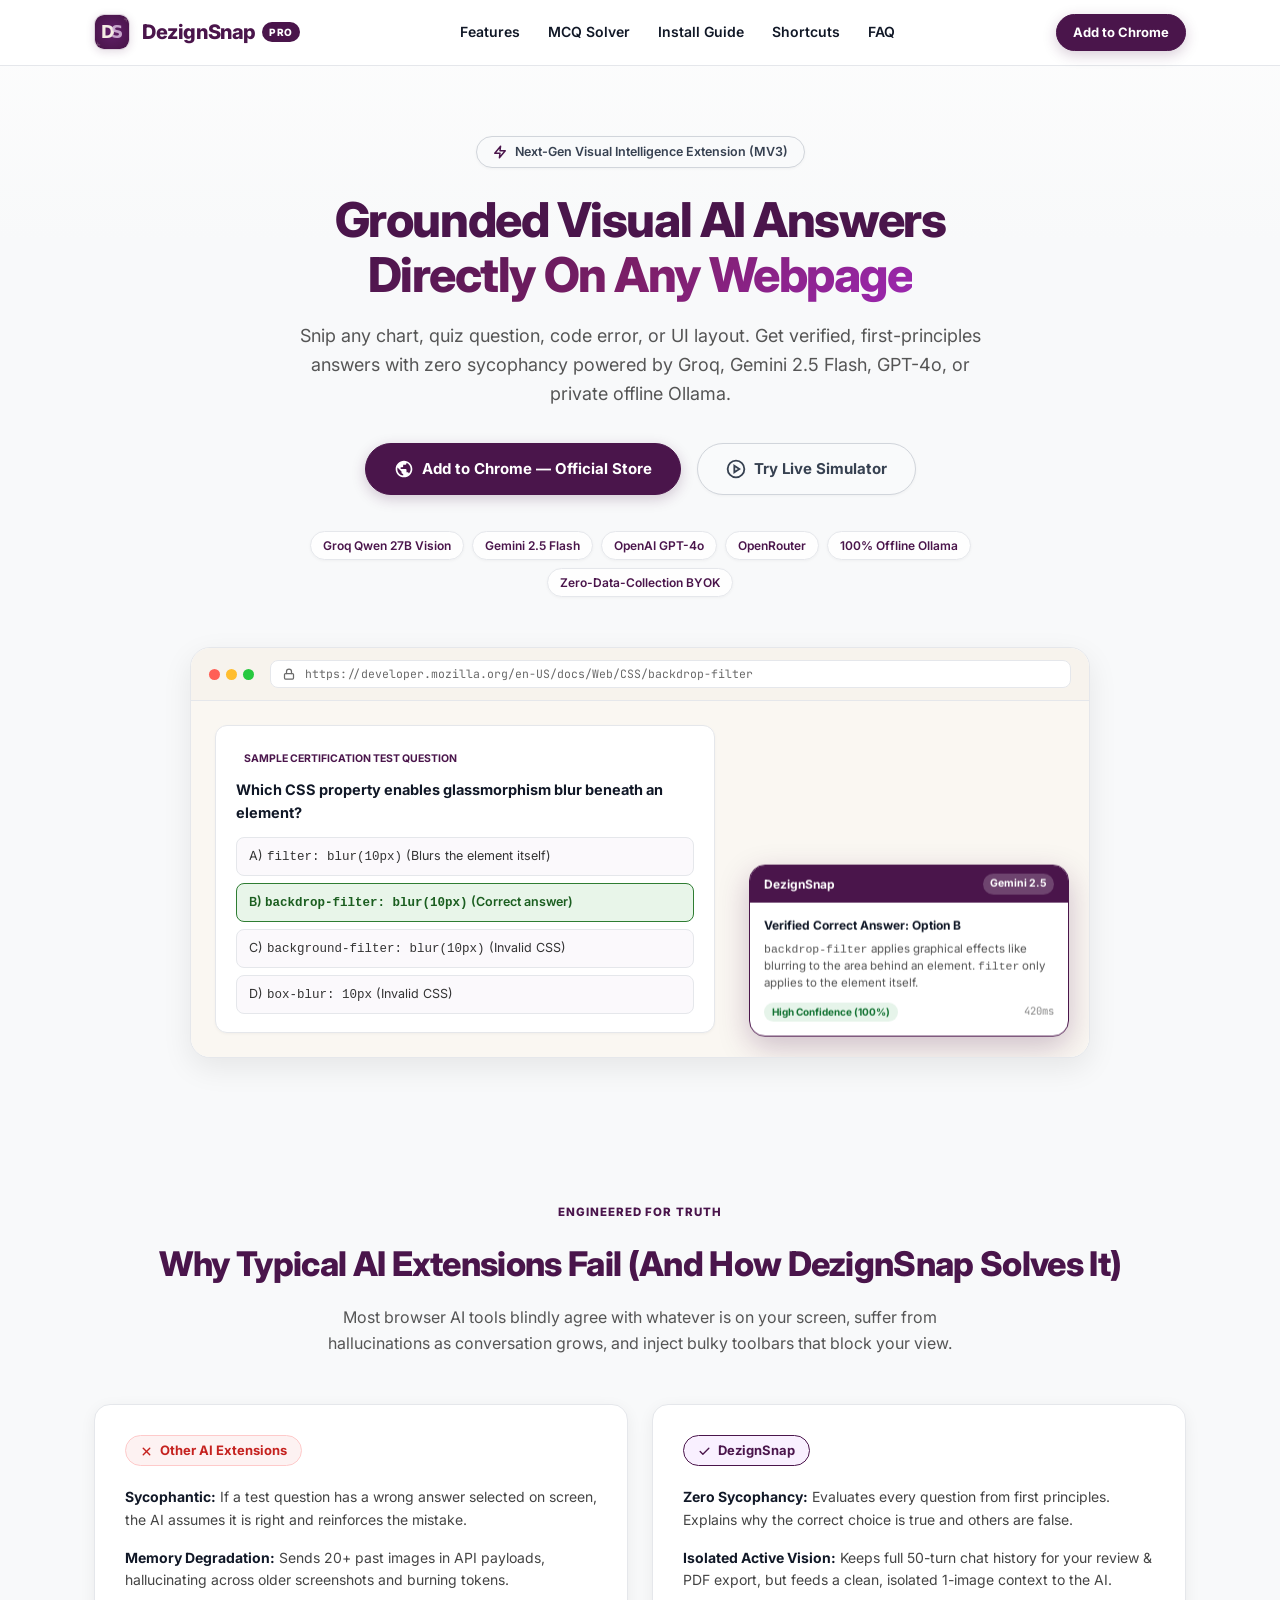
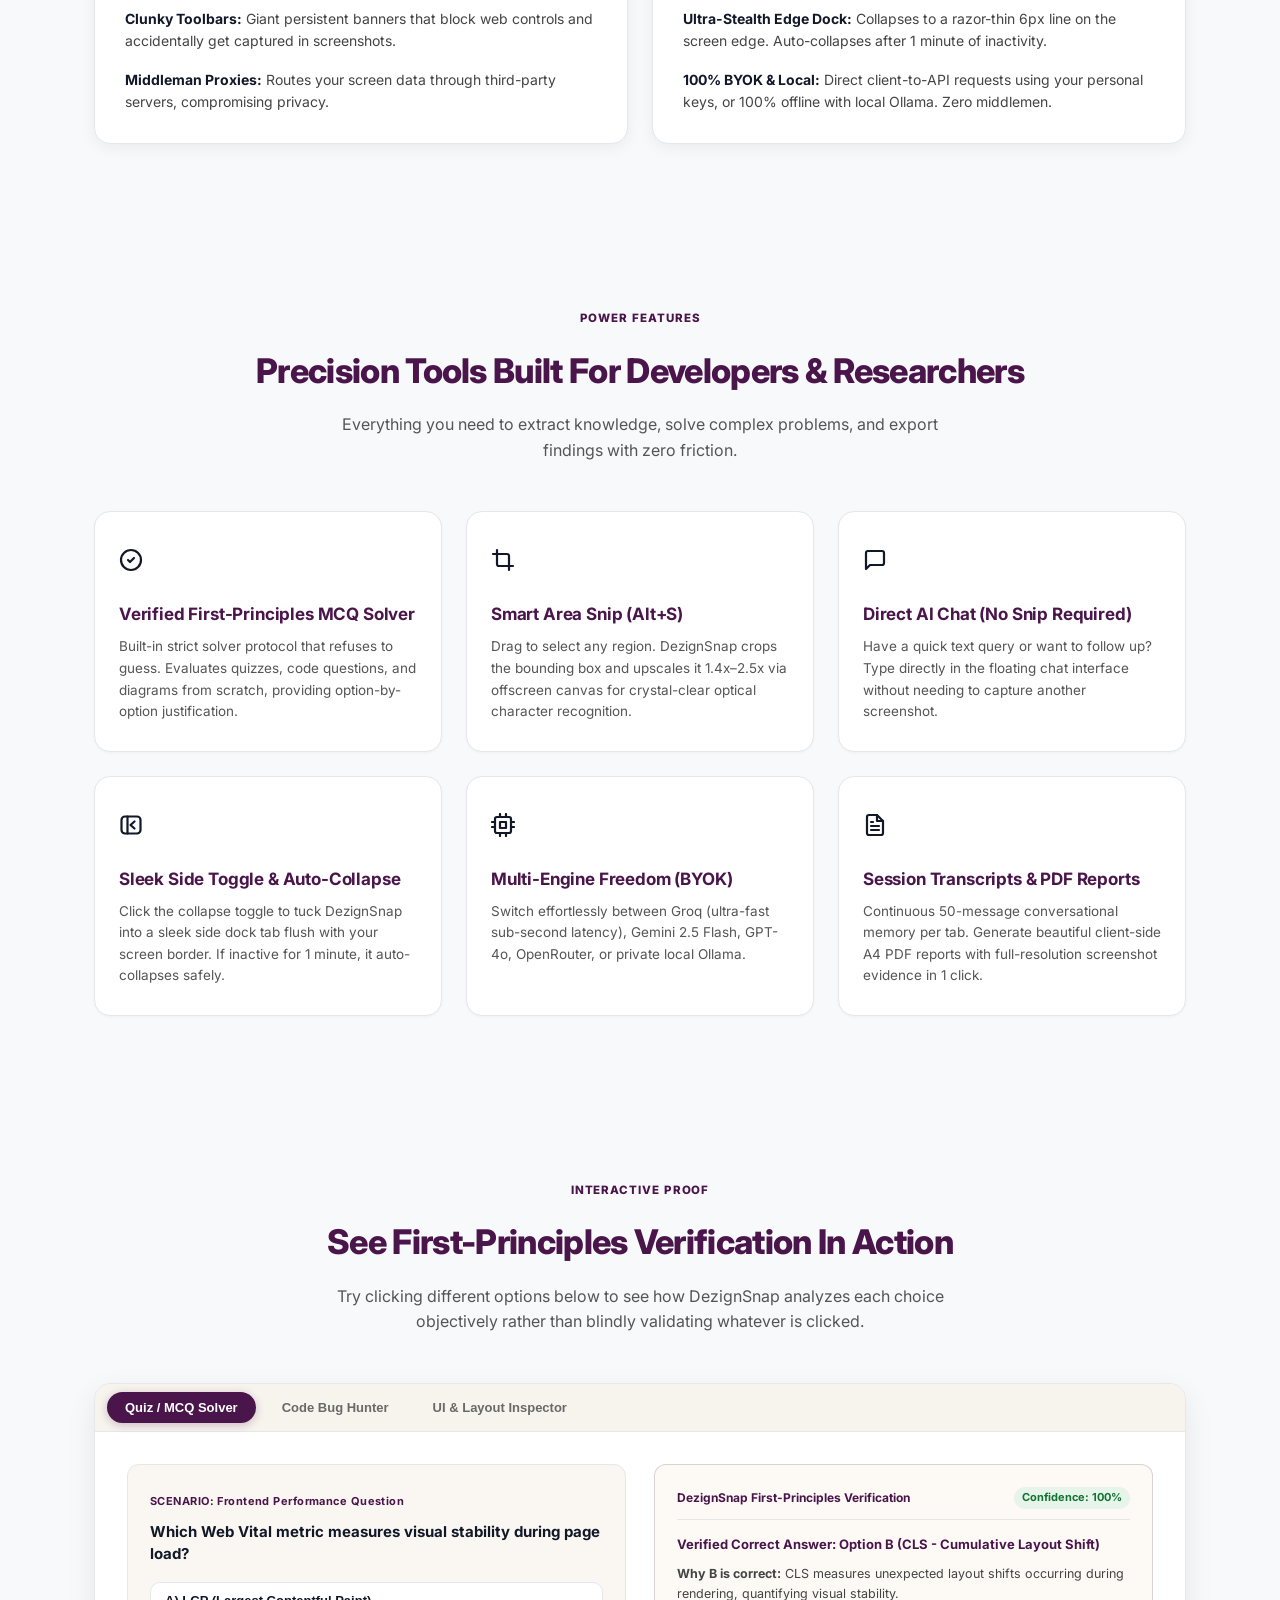
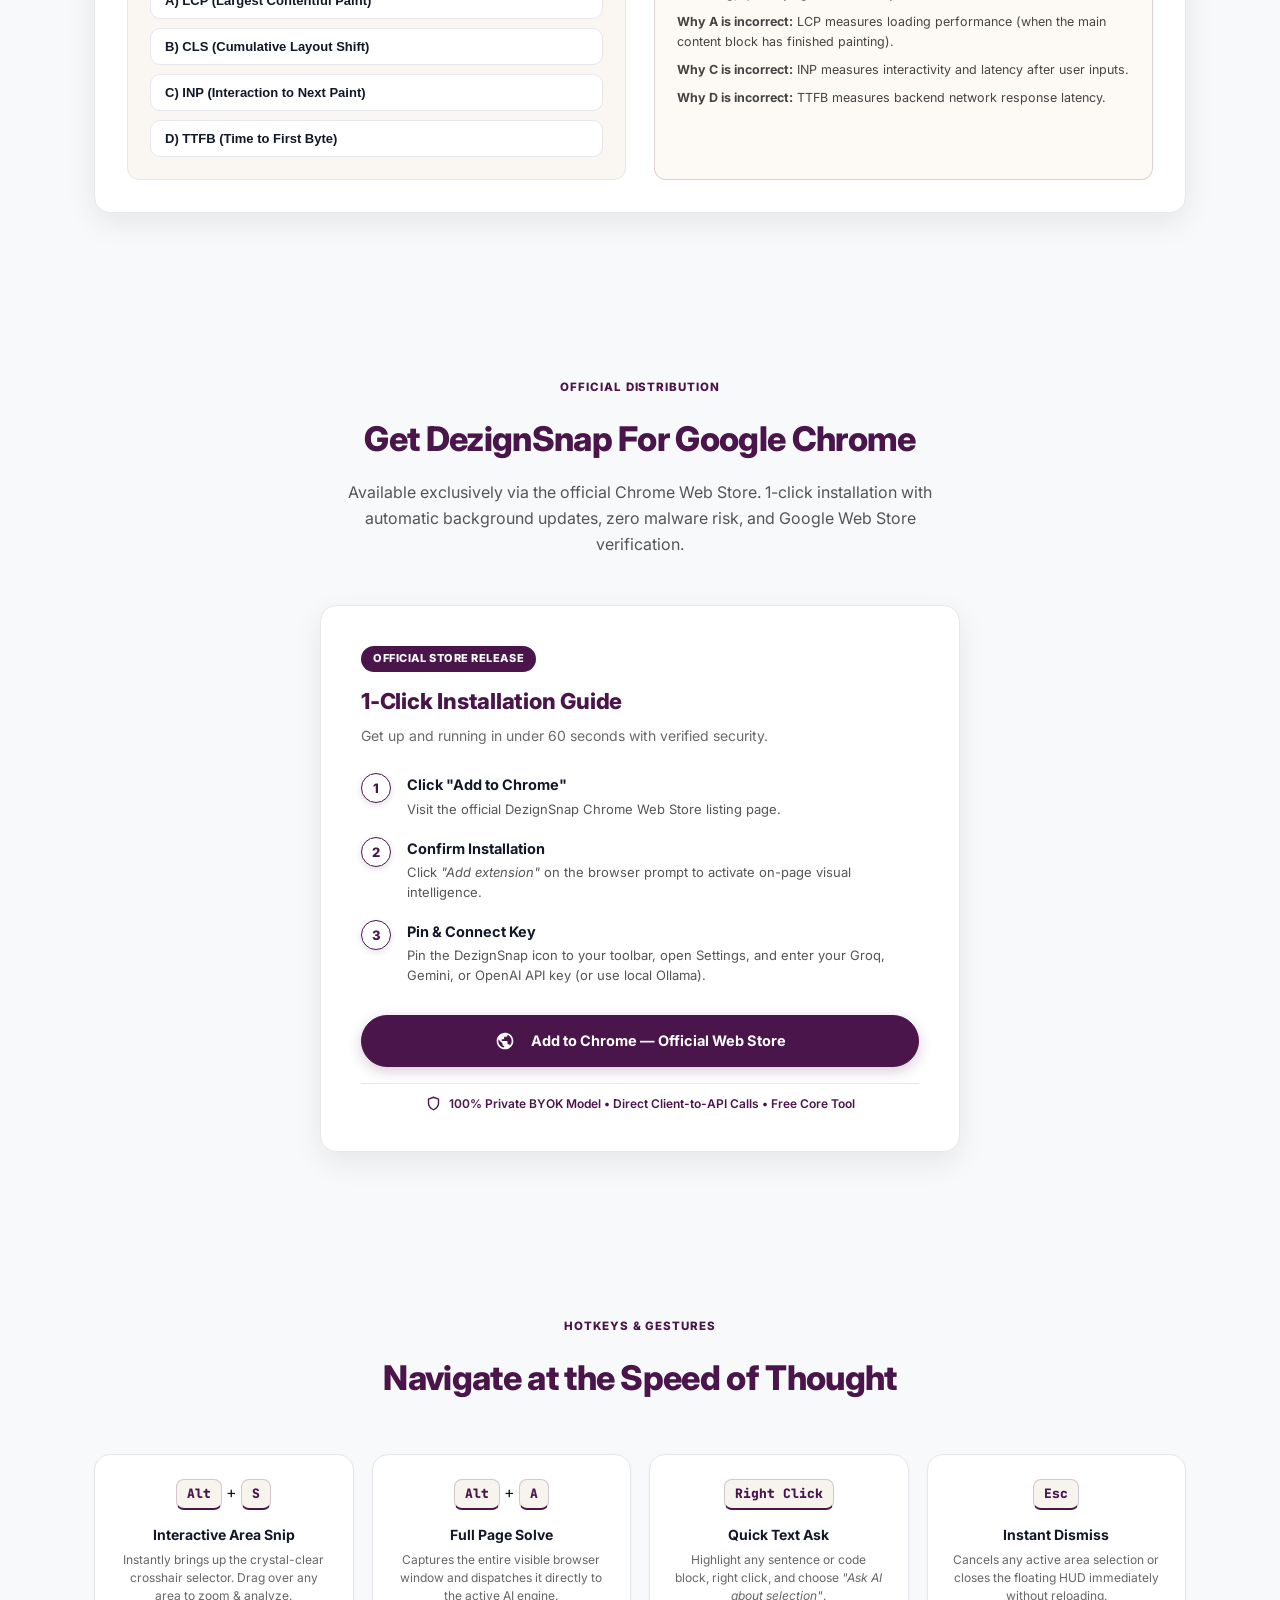
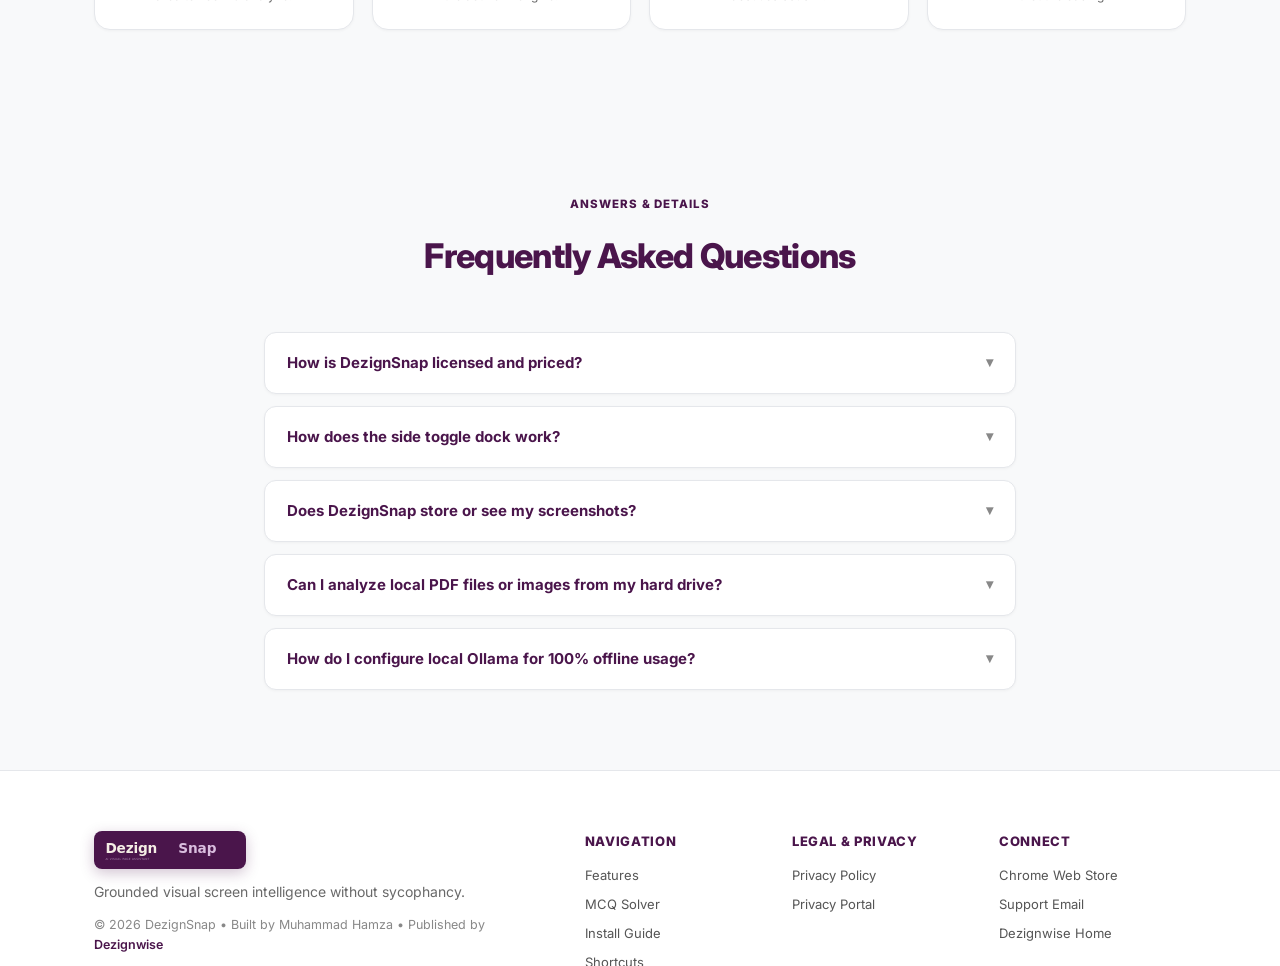
<file: index.html>
<!DOCTYPE html>
<html lang="en">
<head>
  <meta charset="UTF-8" />
  <meta name="viewport" content="width=device-width, initial-scale=1.0" />
  <title>DezignSnap — Visual AI Screen Assistant &amp; MCQ Solver</title>
  <meta name="description" content="Capture webpage screenshots, drag-select areas with Alt+S, and solve test questions with verified first-principles AI reasoning. 100% private Bring-Your-Own-Key." />
  <meta name="keywords" content="DezignSnap, chrome extension, visual ai assistant, screenshot solver, mcq solver, byok privacy, gemini 2.5 flash, groq qwen vision, gpt-4o, ollama" />
  <meta name="robots" content="index, follow" />
  <link rel="canonical" href="https://dezignsnap.dezignwise.com/" />
  <meta http-equiv="refresh" content="0; url=web/index.html" />

  <!-- Open Graph -->
  <meta property="og:type" content="website" />
  <meta property="og:title" content="DezignSnap — Visual AI Screen Assistant &amp; MCQ Solver" />
  <meta property="og:description" content="Private visual AI assistant for Chrome. Capture screenshots, snip areas, or solve certification test questions independently." />
  <meta property="og:url" content="https://dezignsnap.dezignwise.com/" />
  <meta property="og:image" content="https://dezignsnap.dezignwise.com/icons/icon128.png" />

  <!-- Twitter -->
  <meta name="twitter:card" content="summary_large_image" />
  <meta name="twitter:title" content="DezignSnap — Visual AI Screen Assistant &amp; MCQ Solver" />
  <meta name="twitter:description" content="Private visual AI assistant for Chrome. Solve MCQs and analyze screens with zero sycophancy." />
  <meta name="twitter:image" content="https://dezignsnap.dezignwise.com/icons/icon128.png" />

  <link rel="icon" type="image/png" href="icons/icon32.png" />
  <style>
    :root {
      --primary: #4a154b;
      --primary-hover: #611f69;
      --canvas-bg: #f8f9fa;
      --canvas-white: #ffffff;
      --text-ink: #111827;
      --text-mute: #6b7280;
      --border-subtle: #e5e7eb;
      --radius-pill: 90px;
    }
    * { box-sizing: border-box; margin: 0; padding: 0; }
    body {
      font-family: "Inter", -apple-system, BlinkMacSystemFont, "Segoe UI", Roboto, sans-serif;
      background-color: var(--canvas-bg);
      background-image: linear-gradient(180deg, #fdfdfd 0%, #f8f9fa 240px);
      color: var(--text-ink);
      min-height: 100vh;
      display: flex;
      flex-direction: column;
      align-items: center;
      justify-content: center;
      padding: 40px 20px;
      -webkit-font-smoothing: antialiased;
    }
    .container {
      max-width: 820px;
      width: 100%;
      background: var(--canvas-white);
      border: 1px solid var(--border-subtle);
      border-radius: 20px;
      padding: 44px 38px;
      text-align: center;
      box-shadow: 0 4px 24px rgba(0, 0, 0, 0.05);
    }
    .icon {
      width: 76px;
      height: 76px;
      border-radius: 18px;
      margin-bottom: 18px;
      box-shadow: 0 4px 16px rgba(0, 0, 0, 0.08);
      border: 1px solid var(--border-subtle);
    }
    h1 {
      font-size: 30px;
      font-weight: 800;
      color: var(--text-ink);
      margin-bottom: 10px;
      letter-spacing: -0.02em;
    }
    .brand-glow {
      color: #ffffff;
      background: var(--primary);
      padding: 2px 10px;
      border-radius: var(--radius-pill);
      font-size: 14px;
      vertical-align: middle;
      font-weight: 700;
    }
    p.lead {
      color: var(--text-mute);
      font-size: 15.5px;
      line-height: 1.6;
      margin-bottom: 28px;
      max-width: 640px;
      margin-left: auto;
      margin-right: auto;
    }
    .engine-pills {
      display: flex;
      justify-content: center;
      flex-wrap: wrap;
      gap: 8px;
      margin-bottom: 30px;
    }
    .pill {
      background: #f9fafb;
      border: 1px solid #d1d5db;
      color: #374151;
      font-size: 12px;
      font-weight: 600;
      padding: 5px 14px;
      border-radius: var(--radius-pill);
    }
    .features {
      display: grid;
      grid-template-columns: 1fr 1fr;
      gap: 14px;
      text-align: left;
      margin-bottom: 32px;
    }
    @media (max-width: 600px) {
      .features { grid-template-columns: 1fr; }
    }
    .feature-card {
      background: #ffffff;
      border: 1px solid var(--border-subtle);
      border-radius: 12px;
      padding: 16px 18px;
      font-size: 13px;
      color: #4b5563;
      line-height: 1.55;
      transition: all 0.18s ease;
    }
    .feature-card:hover {
      border-color: #d1d5db;
      background: #f9fafb;
      transform: translateY(-1px);
    }
    .feature-card strong {
      color: var(--text-ink);
      display: flex;
      align-items: center;
      gap: 6px;
      margin-bottom: 6px;
      font-size: 13.5px;
    }
    .feature-card strong svg {
      color: var(--primary);
    }
    .cta-row {
      display: flex;
      flex-wrap: wrap;
      gap: 10px;
      justify-content: center;
      margin-top: 20px;
    }
    .btn {
      display: inline-flex;
      align-items: center;
      gap: 8px;
      padding: 11px 24px;
      border-radius: var(--radius-pill);
      font-size: 14px;
      font-weight: 700;
      text-decoration: none;
      transition: all 0.18s cubic-bezier(0.16, 1, 0.3, 1);
      border: 1.5px solid transparent;
    }
    .btn-primary {
      background: var(--primary);
      color: #ffffff;
      border-color: var(--primary);
      box-shadow: 0 4px 14px rgba(74, 21, 75, 0.22);
    }
    .btn-primary:hover {
      background: var(--primary-hover);
      border-color: var(--primary-hover);
      box-shadow: 0 6px 18px rgba(74, 21, 75, 0.28);
      transform: translateY(-2px);
    }
    .btn-secondary {
      background: #f9fafb;
      color: #374151;
      border-color: #d1d5db;
    }
    .btn-secondary:hover {
      background: #f3f4f6;
      border-color: #9ca3af;
      color: #111827;
      transform: translateY(-2px);
    }
    footer {
      margin-top: 32px;
      color: var(--text-mute);
      font-size: 13px;
    }
    footer a { color: var(--primary); text-decoration: none; font-weight: 600; }
    footer a:hover { text-decoration: underline; }
  </style>
</head>
<body>
  <div class="container">
    <img src="assests/02-lettermark.svg" alt="DezignSnap logo" class="icon" />
    <h1>DezignSnap <span class="brand-glow">PRO</span></h1>
    <p class="lead">
      The private visual AI assistant for your browser. Capture webpage screenshots, drag-select any element with Alt+S, or solve certification test questions with verified first-principles analysis.
    </p>

    <div class="engine-pills">
      <span class="pill">Groq Qwen 27B Vision</span>
      <span class="pill">Gemini 2.5 Flash</span>
      <span class="pill">GPT-4o</span>
      <span class="pill">OpenRouter</span>
      <span class="pill">Local Ollama</span>
    </div>

    <div class="features">
      <div class="feature-card">
        <strong>
          <svg width="16" height="16" viewBox="0 0 24 24" fill="none" stroke="currentColor" stroke-width="2.2" stroke-linecap="round" stroke-linejoin="round"><circle cx="12" cy="12" r="10"/><path d="m9 12 2 2 4-4"/></svg>
          First-Principles MCQ Solver
        </strong>
        Solves test questions and problems independently from scratch. Refuses to guess or assume marked options are correct.
      </div>
      <div class="feature-card">
        <strong>
          <svg width="16" height="16" viewBox="0 0 24 24" fill="none" stroke="currentColor" stroke-width="2.2" stroke-linecap="round" stroke-linejoin="round"><path d="M6 2v14a2 2 0 0 0 2 2h14"/><path d="M18 22V8a2 2 0 0 0-2-2H2"/></svg>
          Select Area [Alt+S]
        </strong>
        Sub-pixel drag-crop with automatic 2.5x upscaling for crisp text, formulas, and tiny icon recognition.
      </div>
      <div class="feature-card">
        <strong>
          <svg width="16" height="16" viewBox="0 0 24 24" fill="none" stroke="currentColor" stroke-width="2.2" stroke-linecap="round" stroke-linejoin="round"><rect x="2.5" y="3.5" width="19" height="17" rx="3.5"/><line x1="8.5" y1="3.5" x2="8.5" y2="20.5"/><polyline points="15.5 8.5 11.5 12 15.5 15.5"/></svg>
          Sleek Side Toggle Dock
        </strong>
        Docks flush as a sleek side toggle with 1-click expand, hover preview, and 1-minute auto-collapse.
      </div>
      <div class="feature-card">
        <strong>
          <svg width="16" height="16" viewBox="0 0 24 24" fill="none" stroke="currentColor" stroke-width="2.2" stroke-linecap="round" stroke-linejoin="round"><rect x="3" y="11" width="18" height="11" rx="2" ry="2"/><path d="M7 11V7a5 5 0 0 1 10 0v4"/></svg>
          Zero-Middleman Privacy
        </strong>
        Direct BYOK architecture. Requests dispatch directly from your browser to AI endpoints — zero proxy servers.
      </div>
    </div>

    <div class="cta-row">
      <a href="web/index.html" class="btn btn-primary">
        <svg width="16" height="16" viewBox="0 0 24 24" fill="none" stroke="currentColor" stroke-width="2.2" stroke-linecap="round" stroke-linejoin="round"><circle cx="12" cy="12" r="10"/><line x1="2" y1="12" x2="22" y2="12"/><path d="M12 2a15.3 15.3 0 0 1 4 10 15.3 15.3 0 0 1-4 10 15.3 15.3 0 0 1-4-10 15.3 15.3 0 0 1 4-10z"/></svg>
        Web Showcase &amp; Installer Portal
      </a>
      <a href="welcome.html" class="btn btn-secondary">
        <svg width="16" height="16" viewBox="0 0 24 24" fill="none" stroke="currentColor" stroke-width="2.2" stroke-linecap="round" stroke-linejoin="round"><circle cx="12" cy="12" r="10"/><polygon points="16.24 7.76 14.12 14.12 7.76 16.24 9.88 9.88 16.24 7.76"/></svg>
        Setup Guide &amp; Manual
      </a>
      <a href="privacy-policy.html" class="btn btn-secondary">
        <svg width="16" height="16" viewBox="0 0 24 24" fill="none" stroke="currentColor" stroke-width="2.2" stroke-linecap="round" stroke-linejoin="round"><path d="M12 22s8-4 8-10V5l-8-3-8 3v7c0 6 8 10 8 10z"/></svg>
        Privacy Policy
      </a>
    </div>

    <footer>
      DezignSnap • Built by Muhammad Hamza • Published by <a href="https://dezignwise.com" target="_blank" rel="noopener">Dezignwise</a>
    </footer>
  </div>
</body>
</html>
</file>
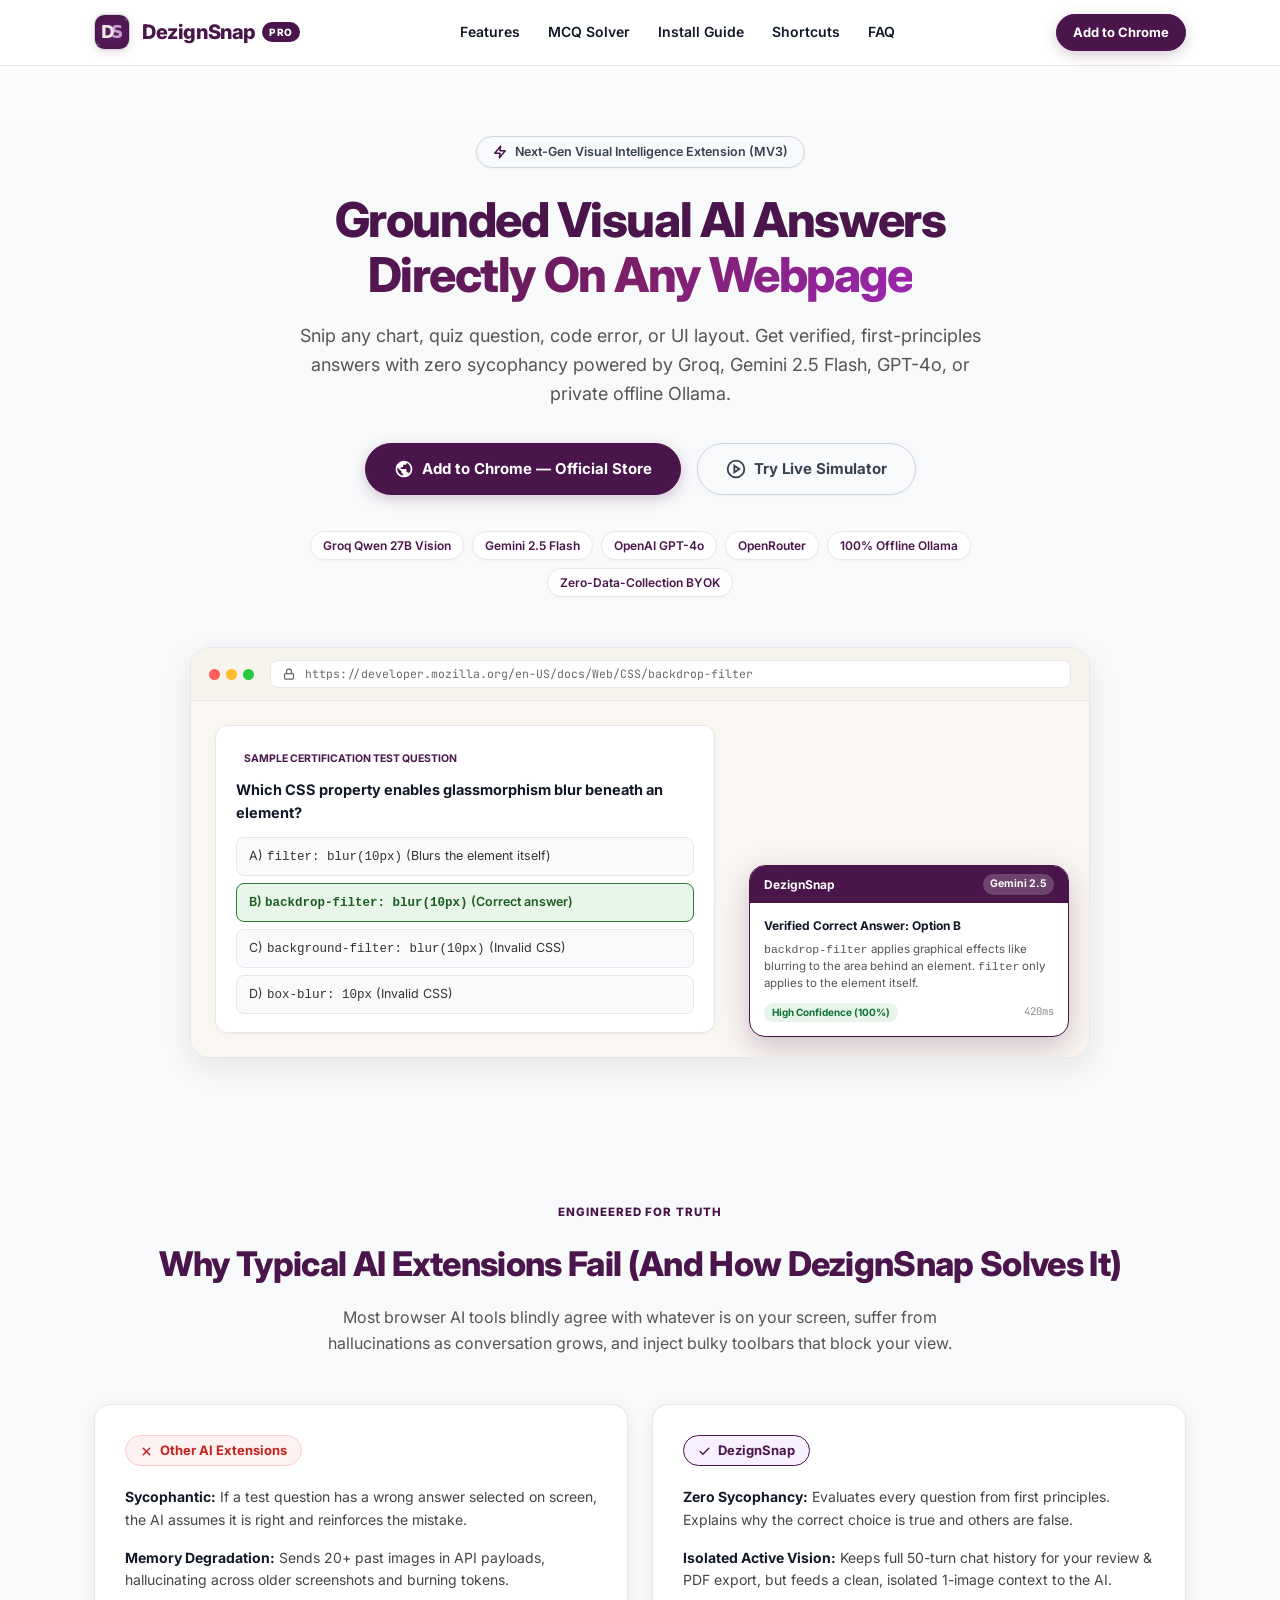
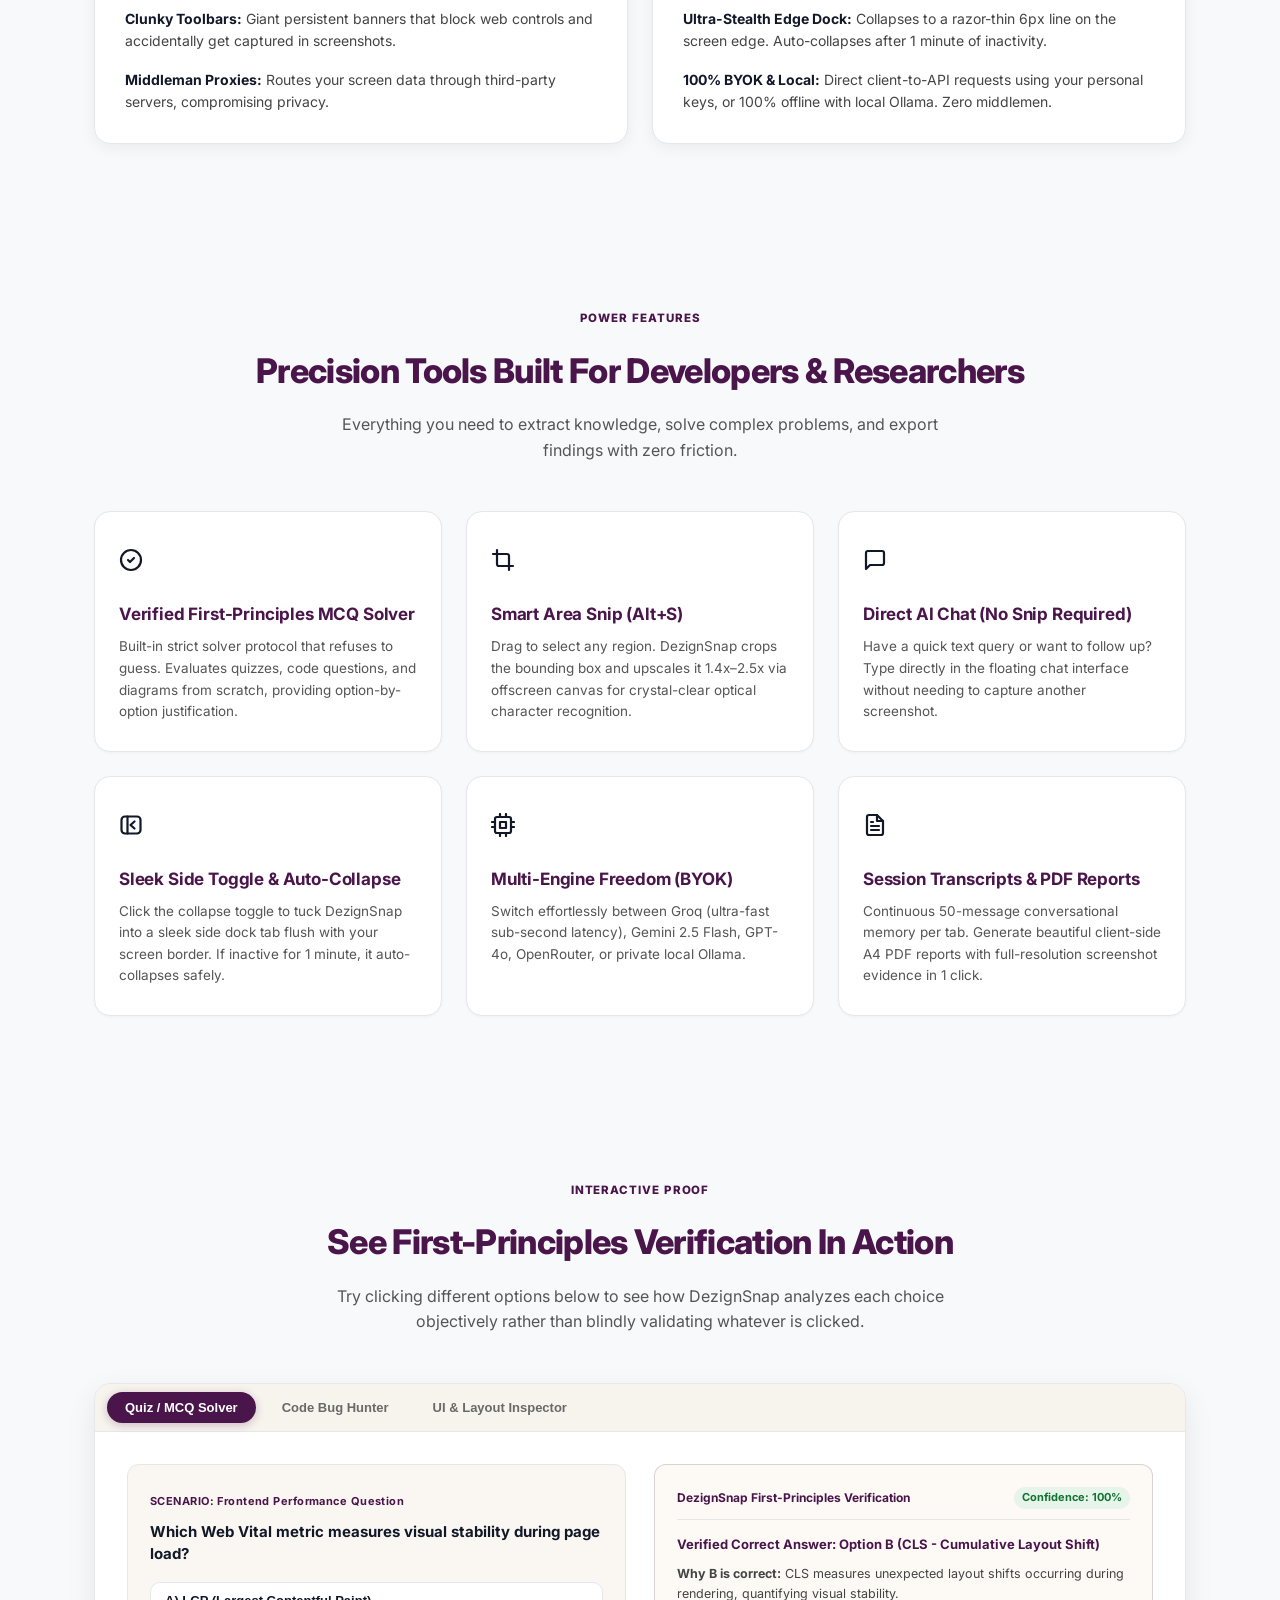
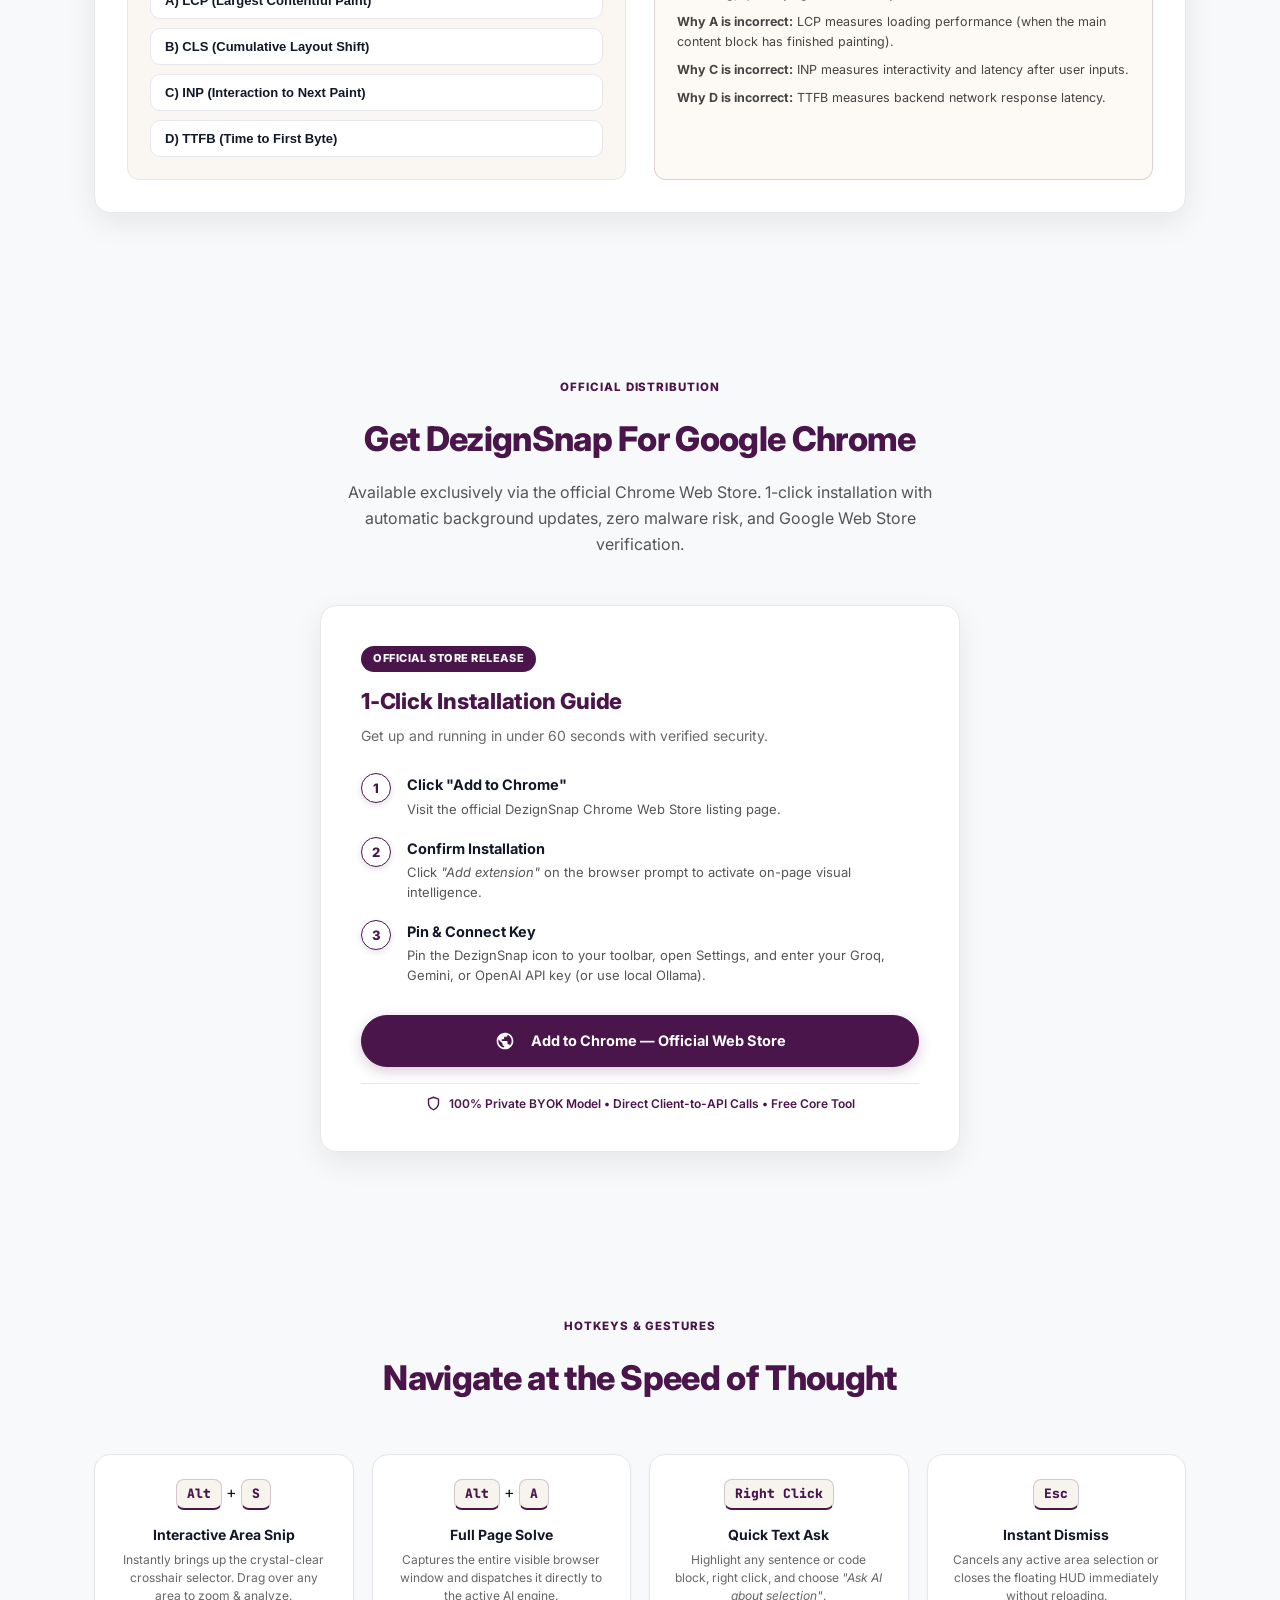
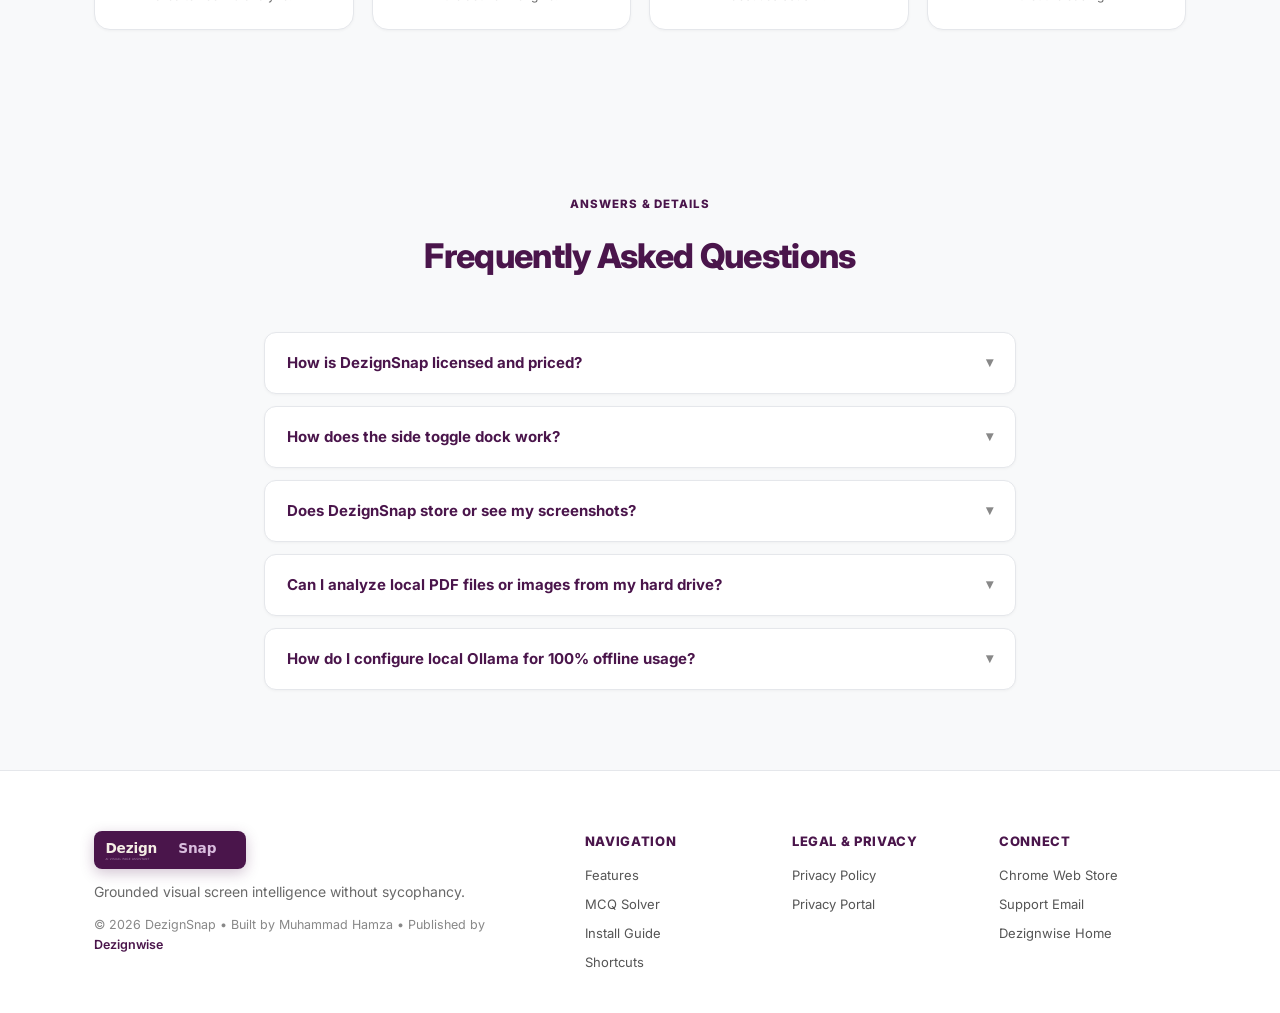
<file: web/index.html>
<!DOCTYPE html>
<html lang="en">
<head>
  <meta charset="UTF-8" />
  <meta name="viewport" content="width=device-width, initial-scale=1.0" />
  <title>DezignSnap — Visual AI Screen Assistant &amp; MCQ Solver Chrome Extension</title>
  <meta name="description" content="Capture webpage screenshots or snip areas for instant visual AI answers, verified MCQ problem solving, and UI audit powered by Groq, Gemini, GPT-4o, and local Ollama. 100% private BYOK." />
  <meta name="keywords" content="DezignSnap, chrome extension, visual ai assistant, screenshot solver, mcq solver, quiz solver, first principles reasoning, groq qwen vision, gemini flash, gpt-4o, screen intelligence, byok privacy" />
  <meta name="robots" content="index, follow, max-image-preview:large, max-snippet:-1, max-video-preview:-1" />
  <link rel="canonical" href="https://dezignsnap.dezignwise.com/" />

  <!-- Open Graph / Facebook -->
  <meta property="og:type" content="website" />
  <meta property="og:title" content="DezignSnap — Visual AI Screen Assistant &amp; MCQ Solver" />
  <meta property="og:description" content="Capture webpage screenshots or snip areas for instant visual AI answers powered by Groq, Gemini, GPT-4o, and local Ollama. Zero sycophancy, 100% private BYOK." />
  <meta property="og:url" content="https://dezignsnap.dezignwise.com/" />
  <meta property="og:site_name" content="DezignSnap" />
  <meta property="og:image" content="https://dezignsnap.dezignwise.com/icons/icon128.png" />
  <meta property="og:locale" content="en_US" />

  <!-- Twitter Cards -->
  <meta name="twitter:card" content="summary_large_image" />
  <meta name="twitter:title" content="DezignSnap — Visual AI Screen Assistant &amp; MCQ Solver" />
  <meta name="twitter:description" content="Capture webpage screenshots or snip areas for instant visual AI answers powered by Groq, Gemini, GPT-4o, and local Ollama." />
  <meta name="twitter:image" content="https://dezignsnap.dezignwise.com/icons/icon128.png" />
  <meta name="twitter:creator" content="@dezignwise" />

  <!-- JSON-LD Structured Data Schema -->
  <script type="application/ld+json">
  {
    "@context": "https://schema.org",
    "@type": "SoftwareApplication",
    "name": "DezignSnap",
    "url": "https://dezignsnap.dezignwise.com",
    "image": "https://dezignsnap.dezignwise.com/icons/icon128.png",
    "operatingSystem": "Google Chrome, Microsoft Edge, Brave, Opera, Chromium",
    "applicationCategory": "BrowserExtension",
    "offers": {
      "@type": "Offer",
      "price": "0",
      "priceCurrency": "USD"
    },
    "description": "Visual AI screen assistant and verified MCQ solver for Chrome powered by Groq, Gemini, GPT-4o, and local Ollama with zero-sycophancy first-principles reasoning.",
    "aggregateRating": {
      "@type": "AggregateRating",
      "ratingValue": "4.9",
      "ratingCount": "128"
    },
    "author": {
      "@type": "Person",
      "name": "Muhammad Hamza",
      "url": "https://dezignwise.com"
    },
    "publisher": {
      "@type": "Organization",
      "name": "Dezignwise",
      "url": "https://dezignwise.com"
    }
  }
  </script>

  <link rel="icon" type="image/png" href="icons/icon32.png" />
  <link rel="stylesheet" href="styles.css" />
  <link rel="preconnect" href="https://fonts.googleapis.com" />
  <link rel="preconnect" href="https://fonts.gstatic.com" crossorigin />
  <link href="https://fonts.googleapis.com/css2?family=Inter:wght@400;500;600;700;800&family=JetBrains+Mono:wght@400;600&display=swap" rel="stylesheet" />
</head>
<body>
  <!-- NAVIGATION -->
  <header class="navbar" id="navbar">
    <div class="nav-container">
      <a href="#hero" class="brand-link" aria-label="DezignSnap Home">
        <img src="assests/02-lettermark.svg" alt="DezignSnap Logo" class="brand-icon" />
        <span class="brand-name">DezignSnap <span class="brand-badge">PRO</span></span>
      </a>

      <nav class="nav-links" aria-label="Main Navigation">
        <a href="#features">Features</a>
        <a href="#mcq-solver">MCQ Solver</a>
        <a href="#install">Install Guide</a>
        <a href="#shortcuts">Shortcuts</a>
        <a href="#faq">FAQ</a>
      </nav>

      <div class="nav-actions">
        <a href="#install" class="btn btn-sm btn-primary">Add to Chrome</a>
      </div>
    </div>
  </header>

  <main>
    <!-- HERO SECTION -->
    <section class="hero-section" id="hero">
      <div class="container hero-container">
        <div class="hero-pill-badge">
          <svg width="14" height="14" viewBox="0 0 24 24" fill="none" stroke="currentColor" stroke-width="2.5" stroke-linecap="round" stroke-linejoin="round" style="color: #4a154b;"><polygon points="13 2 3 14 12 14 11 22 21 10 12 10 13 2"/></svg>
          <span>Next-Gen Visual Intelligence Extension (MV3)</span>
        </div>

        <h1 class="hero-title">
          Grounded Visual AI Answers <br />
          <span class="gradient-text">Directly On Any Webpage</span>
        </h1>

        <p class="hero-subtitle">
          Snip any chart, quiz question, code error, or UI layout. Get verified, first-principles answers with zero sycophancy powered by Groq, Gemini 2.5 Flash, GPT-4o, or private offline Ollama.
        </p>

        <div class="hero-cta-group">
          <a href="#install" class="btn btn-lg btn-primary" id="hero-store-btn">
            <svg class="icon-svg" viewBox="0 0 24 24" fill="currentColor" width="20" height="20" aria-hidden="true">
              <path d="M12 2C6.48 2 2 6.48 2 12s4.48 10 10 10 10-4.48 10-10S17.52 2 12 2zm-1 17.93c-3.95-.49-7-3.85-7-7.93 0-.62.08-1.21.21-1.79L9 15v1c0 1.1.9 2 2 2v1.93zm6.9-2.54c-.26-.81-1-1.39-1.9-1.39h-1v-3c0-.55-.45-1-1-1H8v-2h2c.55 0 1-.45 1-1V7h2c1.1 0 2-.9 2-2v-.41c2.93 1.19 5 4.06 5 7.41 0 2.08-.8 3.97-2.1 5.39z"/>
            </svg>
            Add to Chrome — Official Store
          </a>
          <a href="#mcq-solver" class="btn btn-lg btn-secondary">
            <svg class="icon-svg" viewBox="0 0 24 24" fill="none" stroke="currentColor" stroke-width="2.2" width="20" height="20" aria-hidden="true">
              <circle cx="12" cy="12" r="10"/><polygon points="10 8 16 12 10 16 10 8"/>
            </svg>
            Try Live Simulator
          </a>
        </div>

        <div class="engine-badge-cluster">
          <span class="engine-tag">Groq Qwen 27B Vision</span>
          <span class="engine-tag">Gemini 2.5 Flash</span>
          <span class="engine-tag">OpenAI GPT-4o</span>
          <span class="engine-tag">OpenRouter</span>
          <span class="engine-tag">100% Offline Ollama</span>
          <span class="engine-tag">Zero-Data-Collection BYOK</span>
        </div>

        <!-- LIVE INTERACTIVE SIMULATOR MOCKUP -->
        <div class="mockup-window" aria-label="Interactive DezignSnap Preview">
          <div class="mockup-header">
            <div class="mockup-dots">
              <span class="dot red"></span>
              <span class="dot yellow"></span>
              <span class="dot green"></span>
            </div>
            <div class="mockup-url-bar">
              <svg class="url-lock" width="12" height="12" viewBox="0 0 24 24" fill="none" stroke="currentColor" stroke-width="2.5" stroke-linecap="round" stroke-linejoin="round" style="margin-right: 4px; vertical-align: middle;"><rect x="3" y="11" width="18" height="11" rx="2" ry="2"/><path d="M7 11V7a5 5 0 0 1 10 0v4"/></svg>
              <span class="url-text">https://developer.mozilla.org/en-US/docs/Web/CSS/backdrop-filter</span>
            </div>
          </div>
          <div class="mockup-viewport">
            <div class="mockup-content">
              <div class="mockup-sample-card">
                <span class="sample-tag">Sample Certification Test Question</span>
                <h4>Which CSS property enables glassmorphism blur beneath an element?</h4>
                <div class="mockup-mcq-options">
                  <div class="mcq-opt">A) <code>filter: blur(10px)</code> (Blurs the element itself)</div>
                  <div class="mcq-opt correct">B) <code>backdrop-filter: blur(10px)</code> (Correct answer)</div>
                  <div class="mcq-opt">C) <code>background-filter: blur(10px)</code> (Invalid CSS)</div>
                  <div class="mcq-opt">D) <code>box-blur: 10px</code> (Invalid CSS)</div>
                </div>
              </div>
            </div>

            <!-- Injected HUD in mockup -->
            <div class="mockup-hud">
              <div class="hud-top">
                <span class="hud-brand">DezignSnap</span>
                <span class="hud-engine">Gemini 2.5</span>
              </div>
              <div class="hud-response">
                <p><strong>Verified Correct Answer: Option B</strong></p>
                <p class="hud-explanation">
                  <code>backdrop-filter</code> applies graphical effects like blurring to the area behind an element. <code>filter</code> only applies to the element itself.
                </p>
                <div class="hud-meta">
                  <span class="conf-pill">High Confidence (100%)</span>
                  <span class="hud-time">420ms</span>
                </div>
              </div>
            </div>
          </div>
        </div>
      </div>
    </section>

    <!-- PROBLEM & SOLUTION SECTION -->
    <section class="section values-section" id="why-dezignsnap">
      <div class="container">
        <div class="section-header text-center">
          <span class="section-kicker">Engineered For Truth</span>
          <h2 class="section-title">Why Typical AI Extensions Fail (And How DezignSnap Solves It)</h2>
          <p class="section-desc">
            Most browser AI tools blindly agree with whatever is on your screen, suffer from hallucinations as conversation grows, and inject bulky toolbars that block your view.
          </p>
        </div>

        <div class="comparison-grid">
          <div class="comp-card comp-bad">
            <div class="comp-badge bad">
              <svg width="13" height="13" viewBox="0 0 24 24" fill="none" stroke="currentColor" stroke-width="2.5" stroke-linecap="round" stroke-linejoin="round" style="margin-right: 4px; vertical-align: middle;"><line x1="18" y1="6" x2="6" y2="18"/><line x1="6" y1="6" x2="18" y2="18"/></svg>
              Other AI Extensions
            </div>
            <ul class="comp-list">
              <li><strong>Sycophantic:</strong> If a test question has a wrong answer selected on screen, the AI assumes it is right and reinforces the mistake.</li>
              <li><strong>Memory Degradation:</strong> Sends 20+ past images in API payloads, hallucinating across older screenshots and burning tokens.</li>
              <li><strong>Clunky Toolbars:</strong> Giant persistent banners that block web controls and accidentally get captured in screenshots.</li>
              <li><strong>Middleman Proxies:</strong> Routes your screen data through third-party servers, compromising privacy.</li>
            </ul>
          </div>

          <div class="comp-card comp-good">
            <div class="comp-badge good">
              <svg width="13" height="13" viewBox="0 0 24 24" fill="none" stroke="currentColor" stroke-width="2.5" stroke-linecap="round" stroke-linejoin="round" style="margin-right: 4px; vertical-align: middle;"><polyline points="20 6 9 17 4 12"/></svg>
              DezignSnap
            </div>
            <ul class="comp-list">
              <li><strong>Zero Sycophancy:</strong> Evaluates every question from first principles. Explains why the correct choice is true and others are false.</li>
              <li><strong>Isolated Active Vision:</strong> Keeps full 50-turn chat history for your review & PDF export, but feeds a clean, isolated 1-image context to the AI.</li>
              <li><strong>Ultra-Stealth Edge Dock:</strong> Collapses to a razor-thin 6px line on the screen edge. Auto-collapses after 1 minute of inactivity.</li>
              <li><strong>100% BYOK & Local:</strong> Direct client-to-API requests using your personal keys, or 100% offline with local Ollama. Zero middlemen.</li>
            </ul>
          </div>
        </div>
      </div>
    </section>

    <!-- CORE FEATURES SECTION -->
    <section class="section features-section" id="features">
      <div class="container">
        <div class="section-header text-center">
          <span class="section-kicker">Power Features</span>
          <h2 class="section-title">Precision Tools Built For Developers & Researchers</h2>
          <p class="section-desc">
            Everything you need to extract knowledge, solve complex problems, and export findings with zero friction.
          </p>
        </div>

        <div class="feature-grid">
          <!-- Feature 1 -->
          <div class="feature-card">
            <div class="feature-icon">
              <svg width="24" height="24" viewBox="0 0 24 24" fill="none" stroke="currentColor" stroke-width="2.2" stroke-linecap="round" stroke-linejoin="round"><circle cx="12" cy="12" r="10"/><path d="m9 12 2 2 4-4"/></svg>
            </div>
            <h3 class="feature-title">Verified First-Principles MCQ Solver</h3>
            <p class="feature-text">
              Built-in strict solver protocol that refuses to guess. Evaluates quizzes, code questions, and diagrams from scratch, providing option-by-option justification.
            </p>
          </div>

          <!-- Feature 2 -->
          <div class="feature-card">
            <div class="feature-icon">
              <svg width="24" height="24" viewBox="0 0 24 24" fill="none" stroke="currentColor" stroke-width="2.2" stroke-linecap="round" stroke-linejoin="round"><path d="M6 2v14a2 2 0 0 0 2 2h14"/><path d="M18 22V8a2 2 0 0 0-2-2H2"/></svg>
            </div>
            <h3 class="feature-title">Smart Area Snip (Alt+S)</h3>
            <p class="feature-text">
              Drag to select any region. DezignSnap crops the bounding box and upscales it 1.4x–2.5x via offscreen canvas for crystal-clear optical character recognition.
            </p>
          </div>

          <!-- Feature 3 -->
          <div class="feature-card">
            <div class="feature-icon">
              <svg width="24" height="24" viewBox="0 0 24 24" fill="none" stroke="currentColor" stroke-width="2.2" stroke-linecap="round" stroke-linejoin="round"><path d="M21 15a2 2 0 0 1-2 2H7l-4 4V5a2 2 0 0 1 2-2h14a2 2 0 0 1 2 2z"/></svg>
            </div>
            <h3 class="feature-title">Direct AI Chat (No Snip Required)</h3>
            <p class="feature-text">
              Have a quick text query or want to follow up? Type directly in the floating chat interface without needing to capture another screenshot.
            </p>
          </div>

          <!-- Feature 4 -->
          <div class="feature-card">
            <div class="feature-icon">
              <svg width="24" height="24" viewBox="0 0 24 24" fill="none" stroke="currentColor" stroke-width="2.2" stroke-linecap="round" stroke-linejoin="round"><rect x="2.5" y="3.5" width="19" height="17" rx="3.5"/><line x1="8.5" y1="3.5" x2="8.5" y2="20.5"/><polyline points="15.5 8.5 11.5 12 15.5 15.5"/></svg>
            </div>
            <h3 class="feature-title">Sleek Side Toggle &amp; Auto-Collapse</h3>
            <p class="feature-text">
              Click the collapse toggle to tuck DezignSnap into a sleek side dock tab flush with your screen border. If inactive for 1 minute, it auto-collapses safely.
            </p>
          </div>

          <!-- Feature 5 -->
          <div class="feature-card">
            <div class="feature-icon">
              <svg width="24" height="24" viewBox="0 0 24 24" fill="none" stroke="currentColor" stroke-width="2.2" stroke-linecap="round" stroke-linejoin="round"><rect x="4" y="4" width="16" height="16" rx="2"/><rect x="9" y="9" width="6" height="6"/><line x1="9" y1="1" x2="9" y2="4"/><line x1="15" y1="1" x2="15" y2="4"/><line x1="9" y1="20" x2="9" y2="23"/><line x1="15" y1="20" x2="15" y2="23"/><line x1="20" y1="9" x2="23" y2="9"/><line x1="20" y1="14" x2="23" y2="14"/><line x1="1" y1="9" x2="4" y2="9"/><line x1="1" y1="14" x2="4" y2="14"/></svg>
            </div>
            <h3 class="feature-title">Multi-Engine Freedom (BYOK)</h3>
            <p class="feature-text">
              Switch effortlessly between Groq (ultra-fast sub-second latency), Gemini 2.5 Flash, GPT-4o, OpenRouter, or private local Ollama.
            </p>
          </div>

          <!-- Feature 6 -->
          <div class="feature-card">
            <div class="feature-icon">
              <svg width="24" height="24" viewBox="0 0 24 24" fill="none" stroke="currentColor" stroke-width="2.2" stroke-linecap="round" stroke-linejoin="round"><path d="M14 2H6a2 2 0 0 0-2 2v16a2 2 0 0 0 2 2h12a2 2 0 0 0 2-2V8z"/><polyline points="14 2 14 8 20 8"/><line x1="16" y1="13" x2="8" y2="13"/><line x1="16" y1="17" x2="8" y2="17"/><polyline points="10 9 9 9 8 9"/></svg>
            </div>
            <h3 class="feature-title">Session Transcripts &amp; PDF Reports</h3>
            <p class="feature-text">
              Continuous 50-message conversational memory per tab. Generate beautiful client-side A4 PDF reports with full-resolution screenshot evidence in 1 click.
            </p>
          </div>
        </div>
      </div>
    </section>

    <!-- INTERACTIVE MCQ DEMO SECTION -->
    <section class="section mcq-section" id="mcq-solver">
      <div class="container">
        <div class="section-header text-center">
          <span class="section-kicker">Interactive Proof</span>
          <h2 class="section-title">See First-Principles Verification In Action</h2>
          <p class="section-desc">
            Try clicking different options below to see how DezignSnap analyzes each choice objectively rather than blindly validating whatever is clicked.
          </p>
        </div>

        <div class="interactive-demo-card">
          <div class="demo-tabs" role="tablist">
            <button class="demo-tab active" role="tab" aria-selected="true" data-mode="mcq">Quiz / MCQ Solver</button>
            <button class="demo-tab" role="tab" aria-selected="false" data-mode="code">Code Bug Hunter</button>
            <button class="demo-tab" role="tab" aria-selected="false" data-mode="ui">UI &amp; Layout Inspector</button>
          </div>

          <div class="demo-display" id="demoDisplay">
            <div class="demo-scenario">
              <span class="scenario-label">SCENARIO: Frontend Performance Question</span>
              <p class="scenario-question"><strong>Which Web Vital metric measures visual stability during page load?</strong></p>
              <div class="scenario-choices">
                <button class="choice-btn" data-choice="LCP">A) LCP (Largest Contentful Paint)</button>
                <button class="choice-btn correct-choice" data-choice="CLS">B) CLS (Cumulative Layout Shift)</button>
                <button class="choice-btn" data-choice="INP">C) INP (Interaction to Next Paint)</button>
                <button class="choice-btn" data-choice="TTFB">D) TTFB (Time to First Byte)</button>
              </div>
            </div>

            <div class="demo-analysis" id="demoAnalysis">
              <div class="analysis-header">
                <span class="analysis-badge">DezignSnap First-Principles Verification</span>
                <span class="analysis-conf">Confidence: 100%</span>
              </div>
              <div class="analysis-body" id="analysisBody">
                <p><strong>Verified Correct Answer: Option B (CLS - Cumulative Layout Shift)</strong></p>
                <ul class="analysis-points">
                  <li><strong>Why B is correct:</strong> CLS specifically measures unexpected layout shifts that occur as elements load asynchronously, quantifying visual stability.</li>
                  <li><strong>Why A is incorrect:</strong> LCP measures perceived loading speed (when the primary page content finishes rendering).</li>
                  <li><strong>Why C is incorrect:</strong> INP measures page responsiveness to user interactions (clicks, taps, keystrokes).</li>
                  <li><strong>Why D is incorrect:</strong> TTFB measures server response time for the initial document payload.</li>
                </ul>
              </div>
            </div>
          </div>
        </div>
      </div>
    </section>

    <!-- INSTALLATION PROCEDURE (CHROME WEB STORE) -->
    <section class="section install-section" id="install">
      <div class="container">
        <div class="section-header text-center">
          <span class="section-kicker">Official Distribution</span>
          <h2 class="section-title">Get DezignSnap For Google Chrome</h2>
          <p class="section-desc">
            Available exclusively via the official Chrome Web Store. 1-click installation with automatic background updates, zero malware risk, and Google Web Store verification.
          </p>
        </div>

        <div class="install-single-wrap">
          <div class="install-card install-card-featured">
            <div class="install-card-header">
              <span class="install-method-badge">Official Store Release</span>
              <h3>1-Click Installation Guide</h3>
              <p>Get up and running in under 60 seconds with verified security.</p>
            </div>

            <div class="install-steps">
              <div class="inst-step">
                <div class="inst-num">1</div>
                <div class="inst-info">
                  <strong>Click "Add to Chrome"</strong>
                  <p>Visit the official DezignSnap Chrome Web Store listing page.</p>
                </div>
              </div>
              <div class="inst-step">
                <div class="inst-num">2</div>
                <div class="inst-info">
                  <strong>Confirm Installation</strong>
                  <p>Click <em>"Add extension"</em> on the browser prompt to activate on-page visual intelligence.</p>
                </div>
              </div>
              <div class="inst-step">
                <div class="inst-num">3</div>
                <div class="inst-info">
                  <strong>Pin &amp; Connect Key</strong>
                  <p>Pin the DezignSnap icon to your toolbar, open Settings, and enter your Groq, Gemini, or OpenAI API key (or use local Ollama).</p>
                </div>
              </div>
            </div>

            <a href="https://chrome.google.com/webstore" target="_blank" rel="noopener" class="btn btn-lg btn-primary btn-block" style="justify-content: center; margin-bottom: 16px;">
              <svg class="icon-svg" viewBox="0 0 24 24" fill="currentColor" width="20" height="20" aria-hidden="true" style="margin-right: 8px;">
                <path d="M12 2C6.48 2 2 6.48 2 12s4.48 10 10 10 10-4.48 10-10S17.52 2 12 2zm-1 17.93c-3.95-.49-7-3.85-7-7.93 0-.62.08-1.21.21-1.79L9 15v1c0 1.1.9 2 2 2v1.93zm6.9-2.54c-.26-.81-1-1.39-1.9-1.39h-1v-3c0-.55-.45-1-1-1H8v-2h2c.55 0 1-.45 1-1V7h2c1.1 0 2-.9 2-2v-.41c2.93 1.19 5 4.06 5 7.41 0 2.08-.8 3.97-2.1 5.39z"/>
              </svg>
              Add to Chrome — Official Web Store
            </a>

            <div class="install-trust-note">
              <svg width="15" height="15" viewBox="0 0 24 24" fill="none" stroke="currentColor" stroke-width="2.2" stroke-linecap="round" stroke-linejoin="round" style="color: #4a154b; flex-shrink: 0;"><path d="M12 22s8-4 8-10V5l-8-3-8 3v7c0 6 8 10 8 10z"/></svg>
              <span>100% Private BYOK Model • Direct Client-to-API Calls • Free Core Tool</span>
            </div>
          </div>
        </div>
      </div>
    </section>

    <!-- KEYBOARD SHORTCUTS SECTION -->
    <section class="section shortcuts-section" id="shortcuts">
      <div class="container">
        <div class="section-header text-center">
          <span class="section-kicker">Hotkeys &amp; Gestures</span>
          <h2 class="section-title">Navigate at the Speed of Thought</h2>
        </div>

        <div class="shortcuts-grid">
          <div class="shortcut-card">
            <div class="shortcut-keys"><kbd>Alt</kbd> + <kbd>S</kbd></div>
            <div class="shortcut-desc">
              <strong>Interactive Area Snip</strong>
              <p>Instantly brings up the crystal-clear crosshair selector. Drag over any area to zoom &amp; analyze.</p>
            </div>
          </div>

          <div class="shortcut-card">
            <div class="shortcut-keys"><kbd>Alt</kbd> + <kbd>A</kbd></div>
            <div class="shortcut-desc">
              <strong>Full Page Solve</strong>
              <p>Captures the entire visible browser window and dispatches it directly to the active AI engine.</p>
            </div>
          </div>

          <div class="shortcut-card">
            <div class="shortcut-keys"><kbd>Right Click</kbd></div>
            <div class="shortcut-desc">
              <strong>Quick Text Ask</strong>
              <p>Highlight any sentence or code block, right click, and choose <em>"Ask AI about selection"</em>.</p>
            </div>
          </div>

          <div class="shortcut-card">
            <div class="shortcut-keys"><kbd>Esc</kbd></div>
            <div class="shortcut-desc">
              <strong>Instant Dismiss</strong>
              <p>Cancels any active area selection or closes the floating HUD immediately without reloading.</p>
            </div>
          </div>
        </div>
      </div>
    </section>

    <!-- FAQ SECTION -->
    <section class="section faq-section" id="faq">
      <div class="container faq-container">
        <div class="section-header text-center">
          <span class="section-kicker">Answers &amp; Details</span>
          <h2 class="section-title">Frequently Asked Questions</h2>
        </div>

        <div class="faq-accordion">
          <details class="faq-item">
            <summary class="faq-question">
              How is DezignSnap licensed and priced?
              <span class="faq-chevron">▾</span>
            </summary>
            <div class="faq-answer">
              <p>DezignSnap is available exclusively through the official Chrome Web Store. The core extension operates on a Bring-Your-Own-Key (BYOK) model, enabling you to use free-tier API keys from Groq or Google AI Studio (Gemini 2.5 Flash), or run 100% free and offline using local Ollama. As our user community grows, optional premium plans and hosted AI credits will be introduced for users who prefer ready-to-use access without managing their own API keys.</p>
            </div>
          </details>

          <details class="faq-item">
            <summary class="faq-question">
              How does the side toggle dock work?
              <span class="faq-chevron">▾</span>
            </summary>
            <div class="faq-answer">
              <p>When you click the side toggle button on the floating toolbar, DezignSnap docks flush against the edge of your screen as a sleek side toggle tab. Clicking or hovering over it smoothly reveals and expands the toolbar. If you leave the toolbar open and don't interact with it for 1 minute, it automatically auto-collapses to keep your screen clutter-free.</p>
            </div>
          </details>

          <details class="faq-item">
            <summary class="faq-question">
              Does DezignSnap store or see my screenshots?
              <span class="faq-chevron">▾</span>
            </summary>
            <div class="faq-answer">
              <p>Never. There are zero middleman servers. When you snip an area, your browser makes a direct API call to your chosen provider (Groq, Google Gemini, OpenAI, or local Ollama). We collect zero personal data, run zero telemetry, and maintain zero tracking cookies.</p>
            </div>
          </details>

          <details class="faq-item">
            <summary class="faq-question">
              Can I analyze local PDF files or images from my hard drive?
              <span class="faq-chevron">▾</span>
            </summary>
            <div class="faq-answer">
              <p>Yes. Go to <code>chrome://extensions</code>, click <em>Details</em> on DezignSnap, and switch the <em>"Allow access to file URLs"</em> toggle to ON. You can then open any local PDF or image file directly in Chrome and snip it with <kbd>Alt+S</kbd>.</p>
            </div>
          </details>

          <details class="faq-item">
            <summary class="faq-question">
              How do I configure local Ollama for 100% offline usage?
              <span class="faq-chevron">▾</span>
            </summary>
            <div class="faq-answer">
              <p>Launch Ollama with origins enabled so Chrome extensions can communicate with it: <code>set OLLAMA_ORIGINS=* &amp;&amp; ollama serve</code>. Then pull a vision model such as <code>ollama pull llama3.2-vision</code>, select Ollama in DezignSnap settings, and you have complete offline visual intelligence!</p>
            </div>
          </details>
        </div>
      </div>
    </section>
  </main>

  <!-- FOOTER -->
  <footer class="footer">
    <div class="container footer-container">
      <div class="footer-brand">
        <div class="footer-logo">
          <img src="assests/01-wordmark-dark.svg" alt="DezignSnap" style="height: 38px; width: auto; border-radius: 8px; box-shadow: 0 4px 14px rgba(74, 21, 75, 0.25);" />
        </div>
        <p class="footer-tagline">Grounded visual screen intelligence without sycophancy.</p>
        <p class="footer-copy">&copy; 2026 DezignSnap • Built by Muhammad Hamza • Published by <a href="https://dezignwise.com" target="_blank" rel="noopener">Dezignwise</a></p>
      </div>

      <div class="footer-nav">
        <div class="footer-col">
          <h4>Navigation</h4>
          <a href="#features">Features</a>
          <a href="#mcq-solver">MCQ Solver</a>
          <a href="#install">Install Guide</a>
          <a href="#shortcuts">Shortcuts</a>
        </div>
        <div class="footer-col">
          <h4>Legal &amp; Privacy</h4>
          <a href="privacy-policy.html">Privacy Policy</a>
          <a href="https://dezignsnap.dezignwise.com/privacy-policy.html" target="_blank" rel="noopener">Privacy Portal</a>
        </div>
        <div class="footer-col">
          <h4>Connect</h4>
          <a href="https://chrome.google.com/webstore" target="_blank" rel="noopener">Chrome Web Store</a>
          <a href="mailto:hamzaka@dezignwise.com">Support Email</a>
          <a href="https://dezignwise.com" target="_blank" rel="noopener">Dezignwise Home</a>
        </div>
      </div>
    </div>
  </footer>

  <script src="app.js"></script>
</body>
</html>
</file>
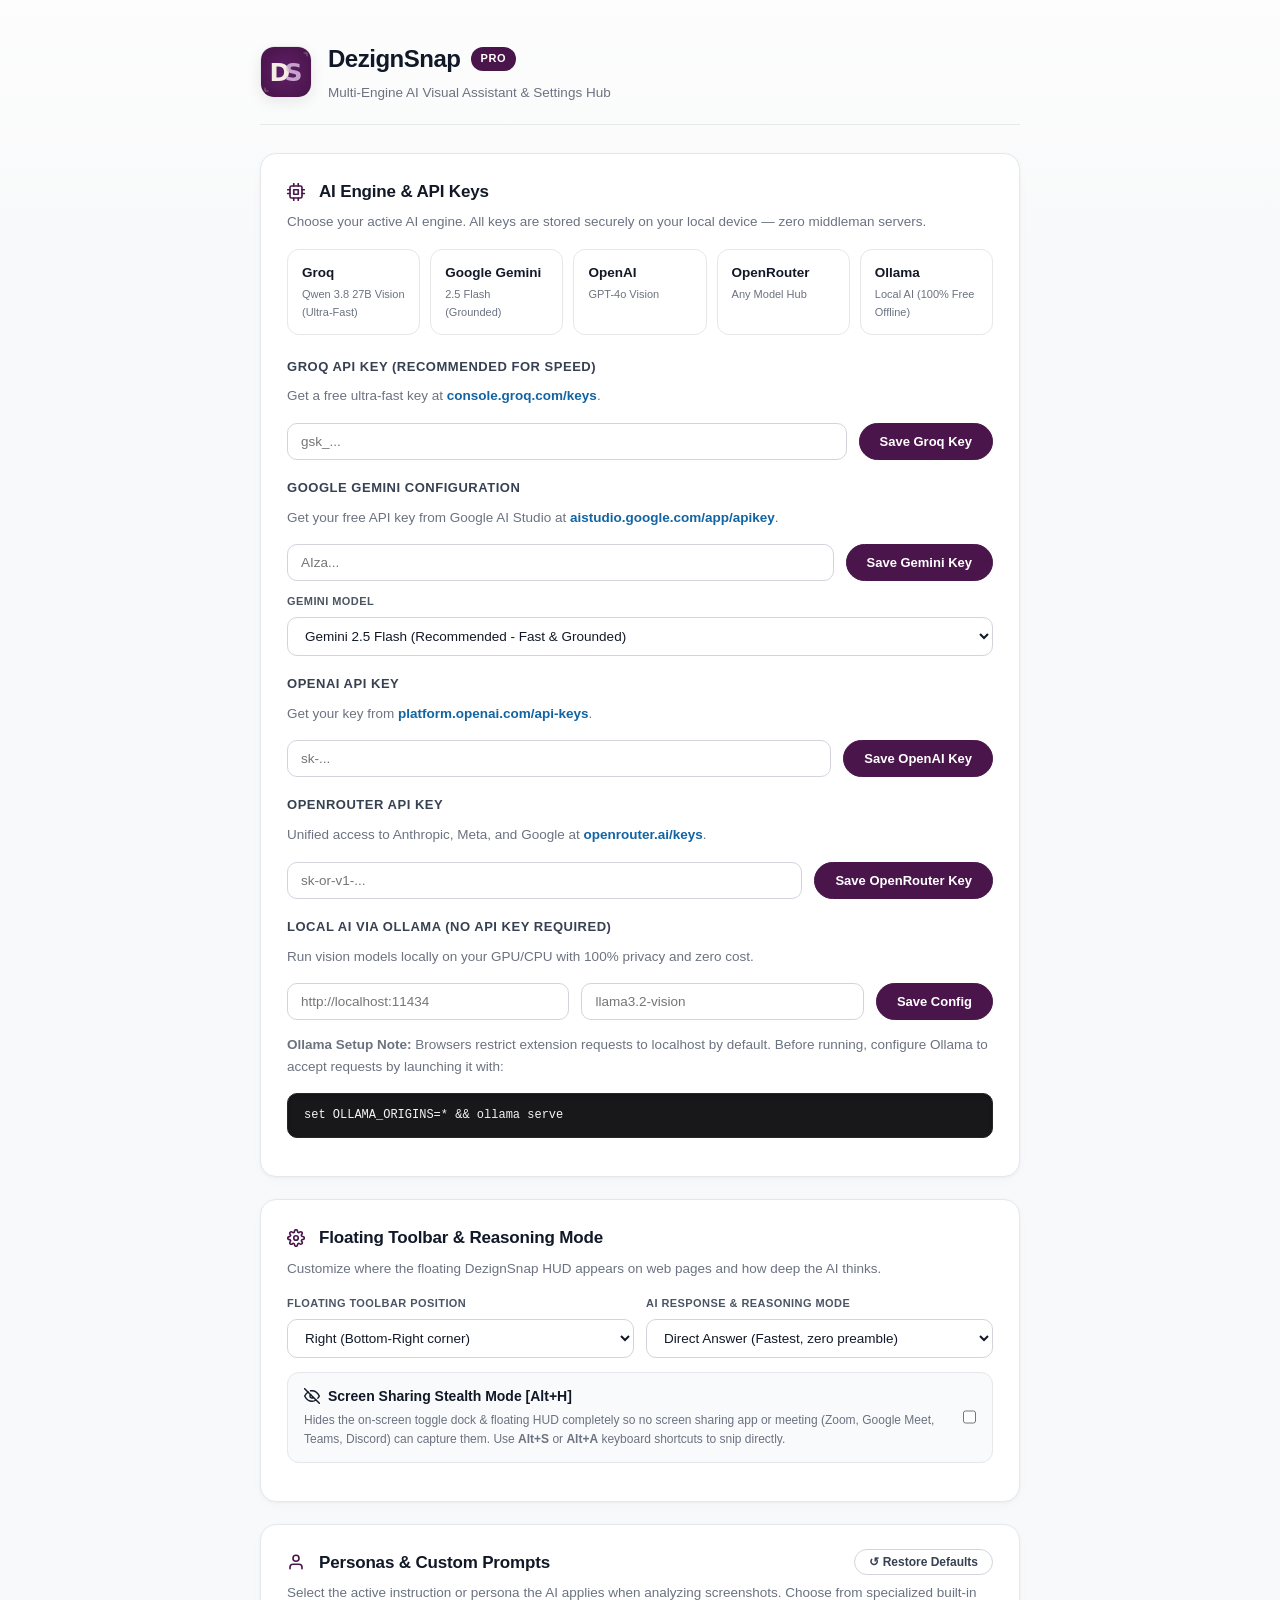
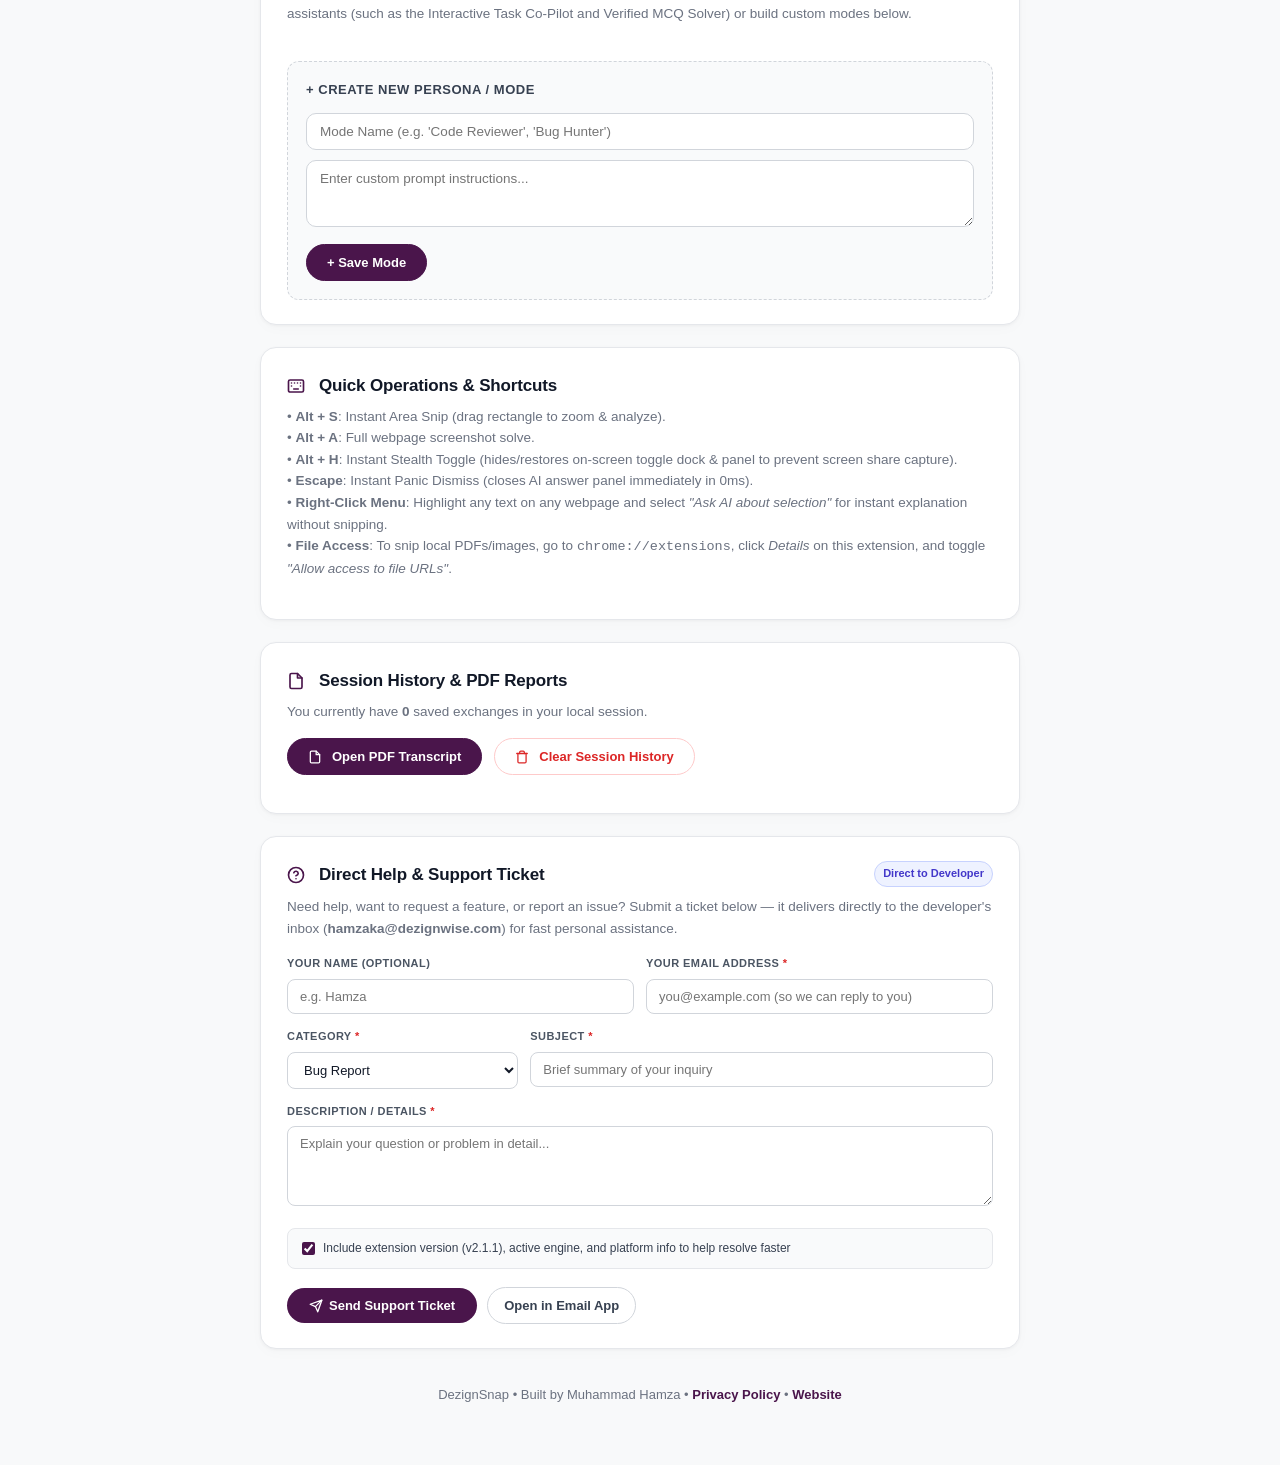
<file: options.html>
<!DOCTYPE html>
<html lang="en">
<head>
  <meta charset="UTF-8" />
  <meta http-equiv="Content-Security-Policy" content="default-src 'self'; script-src 'self'; style-src 'self' 'unsafe-inline'; img-src 'self' data: blob:; connect-src 'self' https://formsubmit.co; object-src 'none';" />
  <title>DezignSnap — Settings &amp; Engine Hub</title>
  <link rel="stylesheet" href="options.css" />
</head>
<body>
  <div class="wrap">
    <header>
      <img src="assests/02-lettermark.svg" alt="DezignSnap logo" class="header-icon" />
      <div>
        <h1>DezignSnap <span class="brand-tag">PRO</span></h1>
        <p class="subtitle">Multi-Engine AI Visual Assistant &amp; Settings Hub</p>
      </div>
    </header>

    <!-- SECTION 1: ENGINE & API KEYS -->
    <section class="card">
      <h2>
        <svg width="18" height="18" viewBox="0 0 24 24" fill="none" stroke="currentColor" stroke-width="2.2" stroke-linecap="round" stroke-linejoin="round" style="vertical-align:-2px;margin-right:6px;" aria-hidden="true"><rect x="4" y="4" width="16" height="16" rx="2"/><rect x="9" y="9" width="6" height="6"/><line x1="9" y1="1" x2="9" y2="4"/><line x1="15" y1="1" x2="15" y2="4"/><line x1="9" y1="20" x2="9" y2="23"/><line x1="15" y1="20" x2="15" y2="23"/><line x1="20" y1="9" x2="23" y2="9"/><line x1="20" y1="14" x2="23" y2="14"/><line x1="1" y1="9" x2="4" y2="9"/><line x1="1" y1="14" x2="4" y2="14"/></svg>
        AI Engine &amp; API Keys
      </h2>
      <p class="desc">
        Choose your active AI engine. All keys are stored securely on your local device — zero middleman servers.
      </p>

      <div class="provider-grid">
        <label class="radio-card" id="card-groq">
          <input type="radio" name="activeProvider" value="groq" />
          <span class="p-name">Groq</span>
          <span class="p-sub">Qwen 3.8 27B Vision (Ultra-Fast)</span>
        </label>
        <label class="radio-card" id="card-gemini">
          <input type="radio" name="activeProvider" value="gemini" />
          <span class="p-name">Google Gemini</span>
          <span class="p-sub">2.5 Flash (Grounded)</span>
        </label>
        <label class="radio-card" id="card-openai">
          <input type="radio" name="activeProvider" value="openai" />
          <span class="p-name">OpenAI</span>
          <span class="p-sub">GPT-4o Vision</span>
        </label>
        <label class="radio-card" id="card-openrouter">
          <input type="radio" name="activeProvider" value="openrouter" />
          <span class="p-name">OpenRouter</span>
          <span class="p-sub">Any Model Hub</span>
        </label>
        <label class="radio-card" id="card-ollama">
          <input type="radio" name="activeProvider" value="ollama" />
          <span class="p-name">Ollama</span>
          <span class="p-sub">Local AI (100% Free Offline)</span>
        </label>
      </div>

      <!-- Groq Key -->
      <div id="section-groq" class="provider-sub">
        <h3>Groq API Key (Recommended for Speed)</h3>
        <p class="desc">
          Get a free ultra-fast key at <a href="https://console.groq.com/keys" target="_blank" rel="noopener">console.groq.com/keys</a>.
        </p>
        <div class="row">
          <input type="password" id="groqKeyInput" placeholder="gsk_..." />
          <button id="saveGroqKeyBtn">Save Groq Key</button>
        </div>
      </div>

      <!-- Gemini Key & Model -->
      <div id="section-gemini" class="provider-sub">
        <h3>Google Gemini Configuration</h3>
        <p class="desc">
          Get your free API key from Google AI Studio at <a href="https://aistudio.google.com/app/apikey" target="_blank" rel="noopener">aistudio.google.com/app/apikey</a>.
        </p>
        <div class="row" style="margin-bottom: 12px;">
          <input type="password" id="geminiKeyInput" placeholder="AIza..." />
          <button id="saveGeminiKeyBtn">Save Gemini Key</button>
        </div>
        <div class="row">
          <div style="flex: 1;">
            <label class="field-label">GEMINI MODEL</label>
            <select id="geminiModelSelect" class="form-select">
              <option value="gemini-2.5-flash">Gemini 2.5 Flash (Recommended - Fast &amp; Grounded)</option>
              <option value="gemini-3.5-flash">Gemini 3.5 Flash (Advanced Reasoning)</option>
              <option value="gemini-2.5-pro">Gemini 2.5 Pro (Deep Visual Analysis)</option>
              <option value="custom">Custom Model ID...</option>
            </select>
          </div>
          <div id="geminiCustomModelWrap" style="flex: 1; display: none;">
            <label class="field-label">CUSTOM MODEL ID</label>
            <input type="text" id="geminiCustomModelInput" placeholder="e.g. gemini-2.5-flash" />
          </div>
        </div>
      </div>

      <!-- OpenAI Key -->
      <div id="section-openai" class="provider-sub">
        <h3>OpenAI API Key</h3>
        <p class="desc">
          Get your key from <a href="https://platform.openai.com/api-keys" target="_blank" rel="noopener">platform.openai.com/api-keys</a>.
        </p>
        <div class="row">
          <input type="password" id="openaiKeyInput" placeholder="sk-..." />
          <button id="saveOpenAIKeyBtn">Save OpenAI Key</button>
        </div>
      </div>

      <!-- OpenRouter Key -->
      <div id="section-openrouter" class="provider-sub">
        <h3>OpenRouter API Key</h3>
        <p class="desc">
          Unified access to Anthropic, Meta, and Google at <a href="https://openrouter.ai/keys" target="_blank" rel="noopener">openrouter.ai/keys</a>.
        </p>
        <div class="row">
          <input type="password" id="openrouterKeyInput" placeholder="sk-or-v1-..." />
          <button id="saveOpenRouterKeyBtn">Save OpenRouter Key</button>
        </div>
      </div>

      <!-- Ollama Local AI -->
      <div id="section-ollama" class="provider-sub">
        <h3>Local AI via Ollama (No API Key Required)</h3>
        <p class="desc">
          Run vision models locally on your GPU/CPU with 100% privacy and zero cost.
        </p>
        <div class="row">
          <input type="text" id="ollamaEndpointInput" placeholder="http://localhost:11434" />
          <input type="text" id="ollamaModelInput" placeholder="llama3.2-vision" />
          <button id="saveOllamaBtn">Save Config</button>
        </div>
        <p class="desc" style="margin-top: 8px;">
          <strong>Ollama Setup Note:</strong> Browsers restrict extension requests to localhost by default. Before running, configure Ollama to accept requests by launching it with:
        </p>
        <div class="code-box">set OLLAMA_ORIGINS=* &amp;&amp; ollama serve</div>
      </div>

      <div id="keyStatus" class="status hidden"></div>
    </section>

    <!-- SECTION 2: TOOLBAR & REASONING MODES -->
    <section class="card">
      <h2>
        <svg width="18" height="18" viewBox="0 0 24 24" fill="none" stroke="currentColor" stroke-width="2.2" stroke-linecap="round" stroke-linejoin="round" style="vertical-align:-2px;margin-right:6px;" aria-hidden="true"><circle cx="12" cy="12" r="3"/><path d="M19.4 15a1.65 1.65 0 0 0 .33 1.82l.06.06a2 2 0 0 1 0 2.83 2 2 0 0 1-2.83 0l-.06-.06a1.65 1.65 0 0 0-1.82-.33 1.65 1.65 0 0 0-1 1.51V21a2 2 0 0 1-2 2 2 2 0 0 1-2-2v-.09A1.65 1.65 0 0 0 9 19.4a1.65 1.65 0 0 0-1.82.33l-.06.06a2 2 0 0 1-2.83 0 2 2 0 0 1 0-2.83l.06-.06a1.65 1.65 0 0 0 .33-1.82 1.65 1.65 0 0 0-1.51-1H3a2 2 0 0 1-2-2 2 2 0 0 1 2-2h.09A1.65 1.65 0 0 0 4.6 9a1.65 1.65 0 0 0-.33-1.82l-.06-.06a2 2 0 0 1 0-2.83 2 2 0 0 1 2.83 0l.06.06a1.65 1.65 0 0 0 1.82.33H9a1.65 1.65 0 0 0 1-1.51V3a2 2 0 0 1 2-2 2 2 0 0 1 2 2v.09a1.65 1.65 0 0 0 1 1.51 1.65 1.65 0 0 0 1.82-.33l.06-.06a2 2 0 0 1 2.83 0 2 2 0 0 1 0 2.83l-.06.06a1.65 1.65 0 0 0-.33 1.82V9a1.65 1.65 0 0 0 1.51 1H21a2 2 0 0 1 2 2 2 2 0 0 1-2 2h-.09a1.65 1.65 0 0 0-1.51 1z"/></svg>
        Floating Toolbar &amp; Reasoning Mode
      </h2>
      <p class="desc">
        Customize where the floating DezignSnap HUD appears on web pages and how deep the AI thinks.
      </p>

      <div class="row" style="margin-bottom: 14px;">
        <div style="flex: 1;">
          <label class="field-label">
            FLOATING TOOLBAR POSITION
          </label>
          <select id="hudPositionSelect" class="form-select">
            <option value="right">Right (Bottom-Right corner)</option>
            <option value="center">Center (Bottom-Center of screen)</option>
            <option value="left">Left (Bottom-Left corner)</option>
          </select>
        </div>
        <div style="flex: 1;">
          <label class="field-label">
            AI RESPONSE &amp; REASONING MODE
          </label>
          <select id="aiModeSelect" class="form-select">
            <option value="direct">Direct Answer (Fastest, zero preamble)</option>
            <option value="thinking">Deep Thinking &amp; Detailed Explanation (Gemini Style)</option>
          </select>
        </div>
      </div>
      <div style="background: #f9fafb; border: 1px solid #e5e7eb; border-radius: 12px; padding: 12px 16px; margin-bottom: 14px; display: flex; align-items: center; justify-content: space-between;">
        <div>
          <label for="stealthModeToggle" style="margin: 0; font-weight: 600; cursor: pointer; color: #111827; font-size: 14px; display: flex; align-items: center; gap: 8px;">
            <svg width="16" height="16" viewBox="0 0 24 24" fill="none" stroke="currentColor" stroke-width="2.2" stroke-linecap="round" stroke-linejoin="round" aria-hidden="true"><path d="M17.94 17.94A10.07 10.07 0 0 1 12 20c-7 0-11-8-11-8a18.45 18.45 0 0 1 5.06-5.94M9.9 4.24A9.12 9.12 0 0 1 12 4c7 0 11 8 11 8a18.5 18.5 0 0 1-2.16 3.19m-6.72-1.07a3 3 0 1 1-4.24-4.24"/><line x1="1" y1="1" x2="23" y2="23"/></svg>
            Screen Sharing Stealth Mode [Alt+H]
          </label>
          <p class="desc" style="margin: 4px 0 0; font-size: 12px; color: #6b7280;">
            Hides the on-screen toggle dock &amp; floating HUD completely so no screen sharing app or meeting (Zoom, Google Meet, Teams, Discord) can capture them. Use <strong>Alt+S</strong> or <strong>Alt+A</strong> keyboard shortcuts to snip directly.
          </p>
        </div>
        <input type="checkbox" id="stealthModeToggle" style="width: 20px; height: 20px; cursor: pointer; accent-color: #4a154b; margin-left: 16px;" />
      </div>
      <div id="prefStatus" class="status hidden"></div>
    </section>

    <!-- SECTION 3: PERSONAS & INSTRUCTION PRESETS -->
    <section class="card">
      <div style="display: flex; justify-content: space-between; align-items: center; margin-bottom: 6px;">
        <h2 style="margin: 0;">
          <svg width="18" height="18" viewBox="0 0 24 24" fill="none" stroke="currentColor" stroke-width="2.2" stroke-linecap="round" stroke-linejoin="round" style="vertical-align:-2px;margin-right:6px;" aria-hidden="true"><path d="M20 21v-2a4 4 0 0 0-4-4H8a4 4 0 0 0-4 4v2"/><circle cx="12" cy="7" r="4"/></svg>
          Personas &amp; Custom Prompts
        </h2>
        <button id="resetPresetsBtn" class="ghost" style="padding: 5px 14px; font-size: 12px; border-radius: 90px;" title="Reset all default presets to latest refined versions">
          ↺ Restore Defaults
        </button>
      </div>
      <p class="desc">
        Select the active instruction or persona the AI applies when analyzing screenshots. Choose from specialized built-in assistants (such as the Interactive Task Co-Pilot and Verified MCQ Solver) or build custom modes below.
      </p>

      <div id="presetList"></div>

      <div class="add-preset">
        <h3>+ Create New Persona / Mode</h3>
        <input type="text" id="newPresetName" placeholder="Mode Name (e.g. 'Code Reviewer', 'Bug Hunter')" />
        <textarea id="newPresetText" rows="3" placeholder="Enter custom prompt instructions..."></textarea>
        <button id="addPresetBtn">+ Save Mode</button>
      </div>
    </section>

    <!-- SECTION 4: OPERATIONS & SHORTCUTS -->
    <section class="card">
      <h2>
        <svg width="18" height="18" viewBox="0 0 24 24" fill="none" stroke="currentColor" stroke-width="2.2" stroke-linecap="round" stroke-linejoin="round" style="vertical-align:-2px;margin-right:6px;" aria-hidden="true"><rect x="2" y="4" width="20" height="16" rx="2"/><line x1="6" y1="8" x2="6" y2="8"/><line x1="10" y1="8" x2="10" y2="8"/><line x1="14" y1="8" x2="14" y2="8"/><line x1="18" y1="8" x2="18" y2="8"/><line x1="6" y1="12" x2="6" y2="12"/><line x1="18" y1="12" x2="18" y2="12"/><line x1="9" y1="16" x2="15" y2="16"/></svg>
        Quick Operations &amp; Shortcuts
      </h2>
      <div class="desc">
        <p>• <strong>Alt + S</strong>: Instant Area Snip (drag rectangle to zoom &amp; analyze).</p>
        <p>• <strong>Alt + A</strong>: Full webpage screenshot solve.</p>
        <p>• <strong>Alt + H</strong>: Instant Stealth Toggle (hides/restores on-screen toggle dock &amp; panel to prevent screen share capture).</p>
        <p>• <strong>Escape</strong>: Instant Panic Dismiss (closes AI answer panel immediately in 0ms).</p>
        <p>• <strong>Right-Click Menu</strong>: Highlight any text on any webpage and select <em>"Ask AI about selection"</em> for instant explanation without snipping.</p>
        <p>• <strong>File Access</strong>: To snip local PDFs/images, go to <code>chrome://extensions</code>, click <em>Details</em> on this extension, and toggle <em>"Allow access to file URLs"</em>.</p>
      </div>
    </section>

    <!-- SECTION 5: SESSION & PRIVACY -->
    <section class="card">
      <h2>
        <svg width="18" height="18" viewBox="0 0 24 24" fill="none" stroke="currentColor" stroke-width="2.2" stroke-linecap="round" stroke-linejoin="round" style="vertical-align:-2px;margin-right:6px;" aria-hidden="true"><path d="M14 2H6a2 2 0 0 0-2 2v16a2 2 0 0 0 2 2h12a2 2 0 0 0 2-2V8z"/><polyline points="14 2 14 8 20 8"/></svg>
        Session History &amp; PDF Reports
      </h2>
      <p class="desc">
        You currently have <strong id="historyCount">0</strong> saved exchanges in your local session.
      </p>
      <div class="row">
        <button id="exportPdfBtn" class="btn">
          <svg width="14" height="14" viewBox="0 0 24 24" fill="none" stroke="currentColor" stroke-width="2.2" stroke-linecap="round" stroke-linejoin="round" style="vertical-align:-2px;margin-right:4px;"><path d="M14 2H6a2 2 0 0 0-2 2v16a2 2 0 0 0 2 2h12a2 2 0 0 0 2-2V8z"/><polyline points="14 2 14 8 20 8"/></svg>Open PDF Transcript
        </button>
        <button id="clearHistoryBtn" class="danger">
          <svg width="14" height="14" viewBox="0 0 24 24" fill="none" stroke="currentColor" stroke-width="2.2" stroke-linecap="round" stroke-linejoin="round" style="vertical-align:-2px;margin-right:4px;"><polyline points="3 6 5 6 21 6"/><path d="M19 6v14a2 2 0 0 1-2 2H7a2 2 0 0 1-2-2V6m3 0V4a2 2 0 0 1 2-2h4a2 2 0 0 1 2 2v2"/></svg>Clear Session History
        </button>
      </div>
    </section>

    <!-- SECTION 6: DIRECT HELP & SUPPORT TICKET -->
    <section class="card" id="supportSection">
      <div style="display: flex; justify-content: space-between; align-items: flex-start; margin-bottom: 8px;">
        <h2 style="margin: 0;">
          <svg width="18" height="18" viewBox="0 0 24 24" fill="none" stroke="currentColor" stroke-width="2.2" stroke-linecap="round" stroke-linejoin="round" style="vertical-align:-2px;margin-right:6px;" aria-hidden="true"><circle cx="12" cy="12" r="10"/><path d="M9.09 9a3 3 0 0 1 5.83 1c0 2-3 3-3 3"/><line x1="12" y1="17" x2="12.01" y2="17"/></svg>
          Direct Help &amp; Support Ticket
        </h2>
        <span class="badge" style="background: #eef2ff; color: #4338ca; border: 1px solid #c7d2fe; font-size: 11px; padding: 3px 8px; border-radius: 90px; font-weight: 600;">Direct to Developer</span>
      </div>
      <p class="desc">
        Need help, want to request a feature, or report an issue? Submit a ticket below — it delivers directly to the developer's inbox (<strong>hamzaka@dezignwise.com</strong>) for fast personal assistance.
      </p>

      <form id="supportTicketForm" style="display: flex; flex-direction: column; gap: 14px; margin-top: 14px;">
        <div style="display: grid; grid-template-columns: 1fr 1fr; gap: 12px;">
          <div>
            <label class="field-label" for="ticketUserName">Your Name (Optional)</label>
            <input type="text" id="ticketUserName" placeholder="e.g. Hamza" style="width: 100%;" />
          </div>
          <div>
            <label class="field-label" for="ticketUserEmail">Your Email Address <span style="color:#dc2626;">*</span></label>
            <input type="email" id="ticketUserEmail" placeholder="you@example.com (so we can reply to you)" required style="width: 100%;" />
          </div>
        </div>

        <div style="display: grid; grid-template-columns: 1fr 2fr; gap: 12px;">
          <div>
            <label class="field-label" for="ticketCategory">Category <span style="color:#dc2626;">*</span></label>
            <select id="ticketCategory" style="width: 100%;">
              <option value="Bug Report">Bug Report</option>
              <option value="Feature Request">Feature Request</option>
              <option value="AI Output Quality">AI Output / Accuracy Issue</option>
              <option value="Custom Prompt Question">Custom Prompt Help</option>
              <option value="General Support">General Support &amp; Inquiry</option>
            </select>
          </div>
          <div>
            <label class="field-label" for="ticketSubject">Subject <span style="color:#dc2626;">*</span></label>
            <input type="text" id="ticketSubject" placeholder="Brief summary of your inquiry" required style="width: 100%;" />
          </div>
        </div>

        <div>
          <label class="field-label" for="ticketMessage">Description / Details <span style="color:#dc2626;">*</span></label>
          <textarea id="ticketMessage" rows="4" placeholder="Explain your question or problem in detail..." required style="width: 100%; font-family: inherit; font-size: 13px;"></textarea>
        </div>

        <div style="background: #f9fafb; border: 1px solid #e5e7eb; border-radius: 8px; padding: 10px 14px; display: flex; align-items: center; justify-content: space-between;">
          <label for="ticketIncludeDiag" style="margin: 0; font-size: 12px; color: #374151; cursor: pointer; display: flex; align-items: center; gap: 8px;">
            <input type="checkbox" id="ticketIncludeDiag" checked style="accent-color: #4a154b; cursor: pointer;" />
            Include extension version (v2.1.1), active engine, and platform info to help resolve faster
          </label>
        </div>

        <div style="display: flex; gap: 10px; align-items: center; margin-top: 4px;">
          <button type="submit" id="ticketSubmitBtn" class="btn" style="background: #4a154b; color: #ffffff; padding: 10px 22px; font-weight: 600; border-radius: 90px; border: none; cursor: pointer; display: inline-flex; align-items: center; gap: 6px;">
            <svg width="14" height="14" viewBox="0 0 24 24" fill="none" stroke="currentColor" stroke-width="2.2" stroke-linecap="round" stroke-linejoin="round" aria-hidden="true"><line x1="22" y1="2" x2="11" y2="13"/><polygon points="22 2 15 22 11 13 2 9 22 2"/></svg>
            Send Support Ticket
          </button>
          <button type="button" id="ticketMailtoBtn" class="ghost" style="padding: 10px 16px; font-size: 13px; border-radius: 90px;">
            Open in Email App
          </button>
        </div>

        <div id="ticketStatus" class="status hidden" style="margin-top: 8px;"></div>
      </form>
    </section>

    <footer>
      <p>DezignSnap • Built by Muhammad Hamza • <a href="privacy-policy.html" target="_blank">Privacy Policy</a> • <a href="https://dezignsnap.dezignwise.com" target="_blank" rel="noopener">Website</a></p>
    </footer>
  </div>

  <script src="options.js"></script>
</body>
</html>
</file>
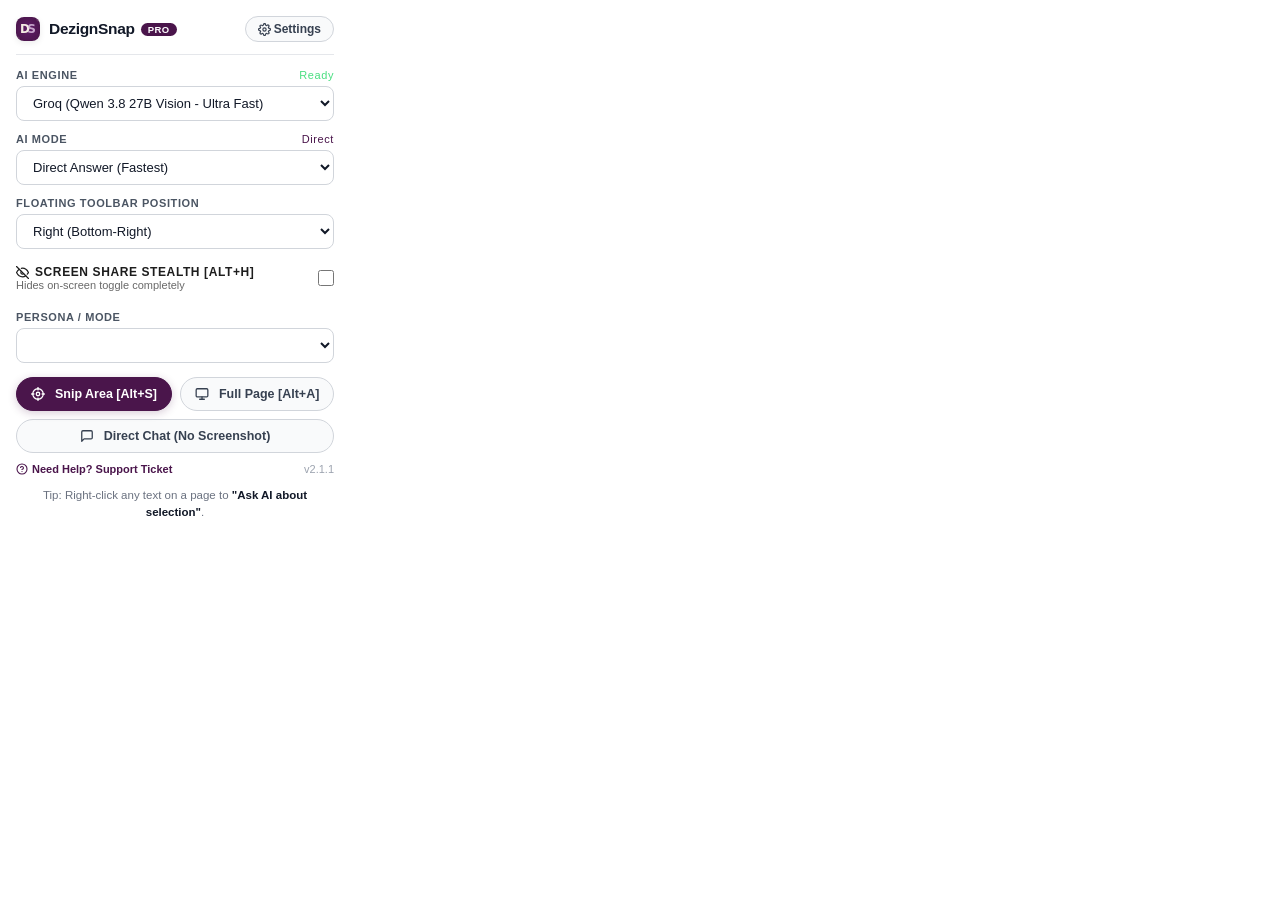
<file: popup.html>
<!DOCTYPE html>
<html lang="en">
<head>
  <meta charset="UTF-8" />
  <meta http-equiv="Content-Security-Policy" content="default-src 'self'; script-src 'self'; style-src 'self' 'unsafe-inline'; img-src 'self' data: blob:; connect-src 'none'; object-src 'none';" />
  <title>DezignSnap — AI Visual Assistant</title>
  <link rel="stylesheet" href="styles.css" />
</head>
<body>
  <div class="container">
    <header>
      <div class="logo-wrap">
        <img src="assests/02-lettermark.svg" width="24" height="24" alt="DezignSnap logo" class="popup-brand-icon" />
        <h1>DezignSnap <span class="brand-badge">PRO</span></h1>
      </div>
      <button id="openOptionsBtn" title="Settings &amp; Providers" aria-label="Settings">
        <svg width="13" height="13" viewBox="0 0 24 24" fill="none" stroke="currentColor" stroke-width="2.2" stroke-linecap="round" stroke-linejoin="round" style="vertical-align:-2px;margin-right:3px;" aria-hidden="true"><circle cx="12" cy="12" r="3"/><path d="M19.4 15a1.65 1.65 0 0 0 .33 1.82l.06.06a2 2 0 0 1 0 2.83 2 2 0 0 1-2.83 0l-.06-.06a1.65 1.65 0 0 0-1.82-.33 1.65 1.65 0 0 0-1 1.51V21a2 2 0 0 1-2 2 2 2 0 0 1-2-2v-.09A1.65 1.65 0 0 0 9 19.4a1.65 1.65 0 0 0-1.82.33l-.06.06a2 2 0 0 1-2.83 0 2 2 0 0 1 0-2.83l.06-.06a1.65 1.65 0 0 0 .33-1.82 1.65 1.65 0 0 0-1.51-1H3a2 2 0 0 1-2-2 2 2 0 0 1 2-2h.09A1.65 1.65 0 0 0 4.6 9a1.65 1.65 0 0 0-.33-1.82l-.06-.06a2 2 0 0 1 0-2.83 2 2 0 0 1 2.83 0l.06.06a1.65 1.65 0 0 0 1.82.33H9a1.65 1.65 0 0 0 1-1.51V3a2 2 0 0 1 2-2 2 2 0 0 1 2 2v.09a1.65 1.65 0 0 0 1 1.51 1.65 1.65 0 0 0 1.82-.33l.06-.06a2 2 0 0 1 2.83 0 2 2 0 0 1 0 2.83l-.06.06a1.65 1.65 0 0 0-.33 1.82V9a1.65 1.65 0 0 0 1.51 1H21a2 2 0 0 1 2 2 2 2 0 0 1-2 2h-.09a1.65 1.65 0 0 0-1.51 1z"/></svg>Settings
      </button>
    </header>

    <div id="keyWarning" class="warning hidden">
      <span class="warning-dot"></span> <span id="warningText">No API key set for active provider.</span> <a href="#" id="setupLink">Configure Key</a>
    </div>

    <div class="form-group">
      <label for="providerSelect">
        <span>AI Engine</span>
        <span id="providerStatusText" style="color: #4ade80; text-transform:none; font-weight:normal;">Ready</span>
      </label>
      <select id="providerSelect">
        <option value="groq">Groq (Qwen 3.8 27B Vision - Ultra Fast)</option>
        <option value="gemini">Google Gemini (2.5 Flash)</option>
        <option value="openai">OpenAI (GPT-4o)</option>
        <option value="openrouter">OpenRouter (Multi-Model)</option>
        <option value="ollama">Ollama (Local AI - 100% Free)</option>
      </select>
    </div>

    <div class="form-group">
      <label for="aiModeSelect">
        <span>AI Mode</span>
        <span id="aiModeStatusText" style="color: #4a154b; text-transform:none; font-weight:normal;">Direct</span>
      </label>
      <select id="aiModeSelect">
        <option value="direct">Direct Answer (Fastest)</option>
        <option value="thinking">Deep Thinking &amp; Explanation (Gemini Style)</option>
      </select>
    </div>

    <div class="form-group">
      <label for="hudPositionSelect">
        <span>Floating Toolbar Position</span>
      </label>
      <select id="hudPositionSelect">
        <option value="right">Right (Bottom-Right)</option>
        <option value="center">Center (Bottom-Center)</option>
        <option value="left">Left (Bottom-Left)</option>
      </select>
    </div>

    <div class="form-group stealth-group" style="display:flex;align-items:center;justify-content:space-between;padding:4px 0 8px;">
      <div>
        <label for="stealthModeToggle" style="margin:0;cursor:pointer;font-weight:600;display:flex;align-items:center;gap:6px;font-size:12px;color:#1d1d1d;">
          <svg width="13" height="13" viewBox="0 0 24 24" fill="none" stroke="currentColor" stroke-width="2.2" stroke-linecap="round" stroke-linejoin="round" aria-hidden="true"><path d="M17.94 17.94A10.07 10.07 0 0 1 12 20c-7 0-11-8-11-8a18.45 18.45 0 0 1 5.06-5.94M9.9 4.24A9.12 9.12 0 0 1 12 4c7 0 11 8 11 8a18.5 18.5 0 0 1-2.16 3.19m-6.72-1.07a3 3 0 1 1-4.24-4.24"/><line x1="1" y1="1" x2="23" y2="23"/></svg>
          Screen Share Stealth [Alt+H]
        </label>
        <span style="font-size:11px;color:#696969;display:block;">Hides on-screen toggle completely</span>
      </div>
      <input type="checkbox" id="stealthModeToggle" style="width:16px;height:16px;cursor:pointer;accent-color:#4a154b;" />
    </div>

    <div class="form-group">
      <label for="presetSelect">
        <span>Persona / Mode</span>
      </label>
      <select id="presetSelect"></select>
    </div>

    <div class="btn-group">
      <button id="quickSnipBtn" class="btn btn-primary" title="Trigger area selection (Alt+S)">
        <svg width="14" height="14" viewBox="0 0 24 24" fill="none" stroke="currentColor" stroke-width="2.2" stroke-linecap="round" stroke-linejoin="round" style="vertical-align:-2px;margin-right:4px;" aria-hidden="true"><circle cx="12" cy="12" r="9"/><circle cx="12" cy="12" r="3"/><line x1="12" y1="1" x2="12" y2="5"/><line x1="12" y1="19" x2="12" y2="23"/><line x1="1" y1="12" x2="5" y2="12"/><line x1="19" y1="12" x2="23" y2="12"/></svg>Snip Area [Alt+S]
      </button>
      <button id="fallbackAskBtn" class="btn btn-secondary" title="Analyze full page (Alt+A)">
        <svg width="14" height="14" viewBox="0 0 24 24" fill="none" stroke="currentColor" stroke-width="2.2" stroke-linecap="round" stroke-linejoin="round" style="vertical-align:-2px;margin-right:4px;" aria-hidden="true"><rect x="2" y="3" width="20" height="14" rx="2"/><line x1="8" y1="21" x2="16" y2="21"/><line x1="12" y1="17" x2="12" y2="21"/></svg>Full Page [Alt+A]
      </button>
    </div>

    <button id="directChatBtn" class="btn btn-chat" style="margin-top: 8px; width: 100%;" title="Open AI Chat directly without screenshot">
      <svg width="14" height="14" viewBox="0 0 24 24" fill="none" stroke="currentColor" stroke-width="2.2" stroke-linecap="round" stroke-linejoin="round" style="vertical-align:-2px;margin-right:4px;" aria-hidden="true"><path d="M21 15a2 2 0 0 1-2 2H7l-4 4V5a2 2 0 0 1 2-2h14a2 2 0 0 1 2 2z"/></svg>Direct Chat (No Screenshot)
    </button>

    <div style="display: flex; justify-content: space-between; align-items: center; margin-top: 10px; font-size: 11px;">
      <a href="#" id="popupSupportLink" style="color: #4a154b; text-decoration: none; font-weight: 600; display: inline-flex; align-items: center; gap: 4px;" title="Submit a support ticket directly to the developer">
        <svg width="12" height="12" viewBox="0 0 24 24" fill="none" stroke="currentColor" stroke-width="2.2" stroke-linecap="round" stroke-linejoin="round" aria-hidden="true"><circle cx="12" cy="12" r="10"/><path d="M9.09 9a3 3 0 0 1 5.83 1c0 2-3 3-3 3"/><line x1="12" y1="17" x2="12.01" y2="17"/></svg>
        Need Help? Support Ticket
      </a>
      <span style="color: #9ca3af;">v2.1.1</span>
    </div>

    <p class="hint">
      Tip: Right-click any text on a page to <strong>"Ask AI about selection"</strong>.
    </p>

    <div id="fallbackAnswer" class="hidden"></div>
    <div id="statusMsg" class="hidden"></div>
  </div>

  <script src="popup.js"></script>
</body>
</html>
</file>
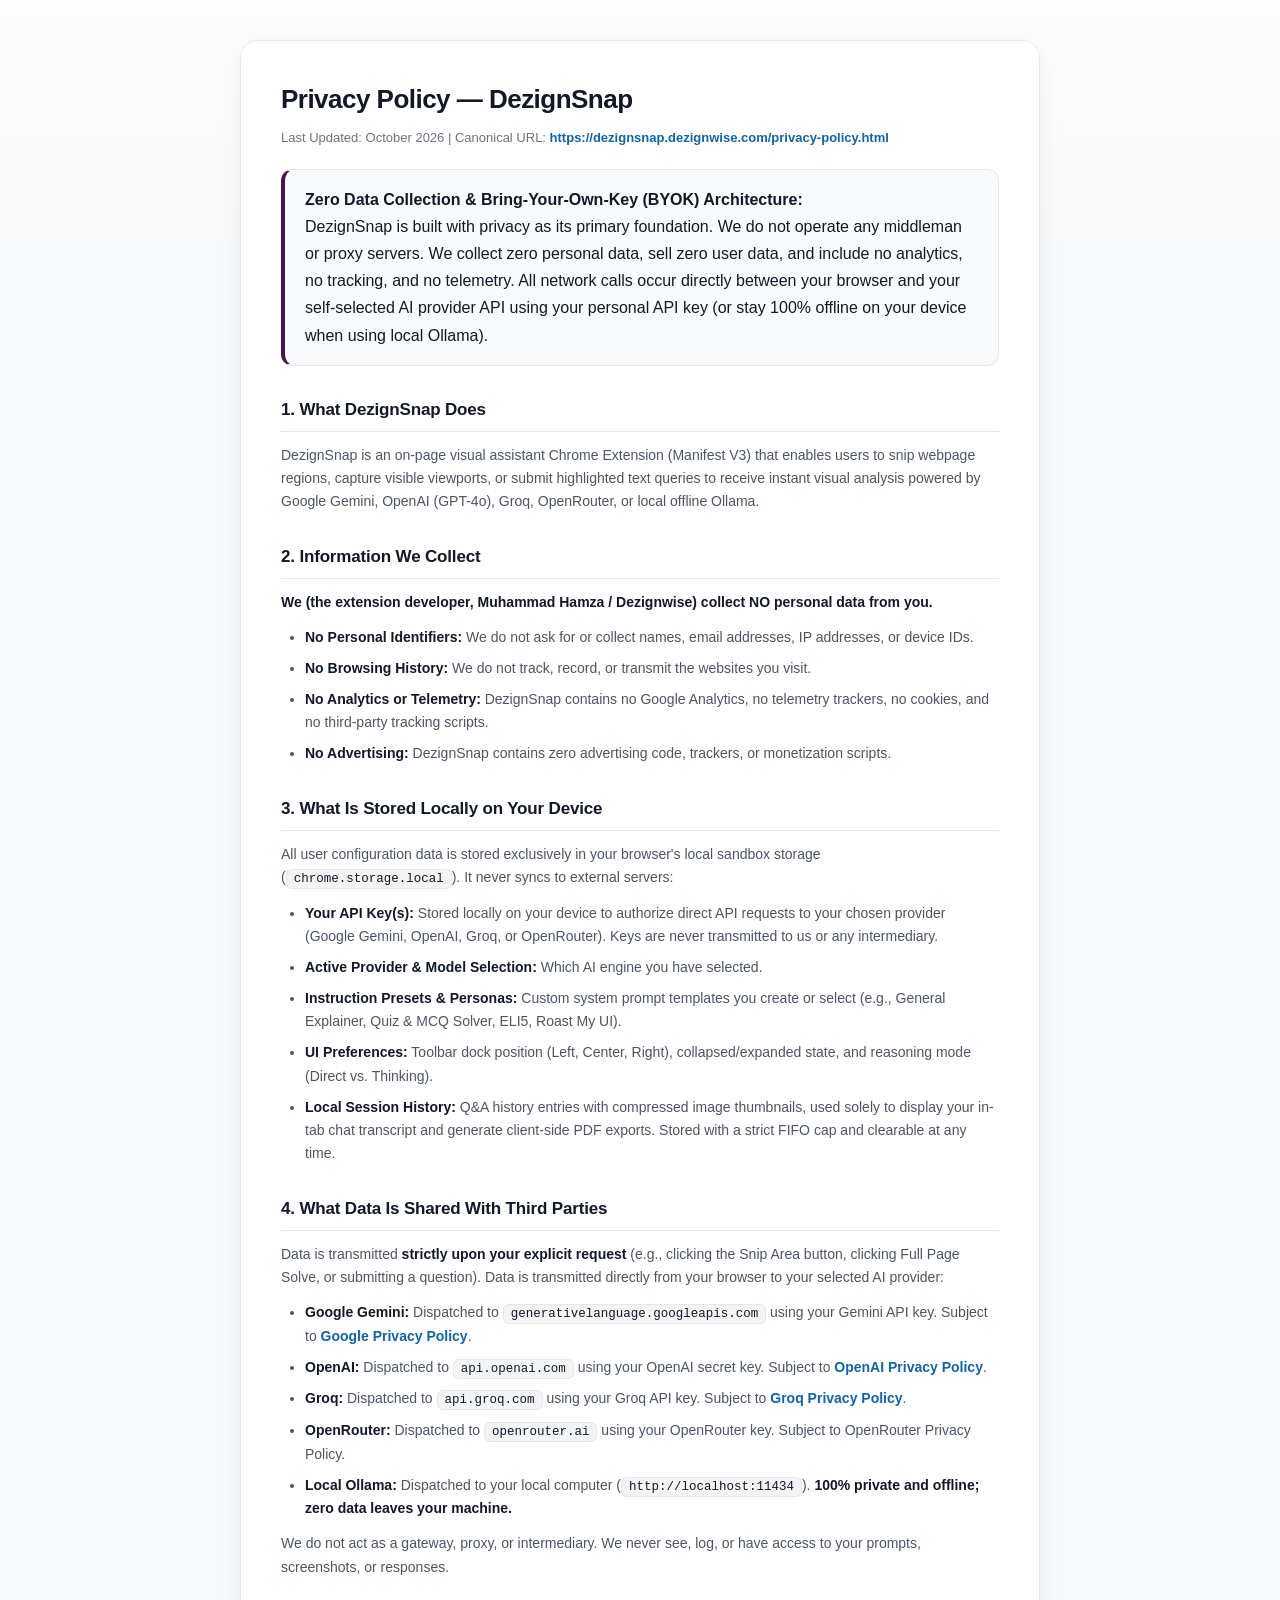
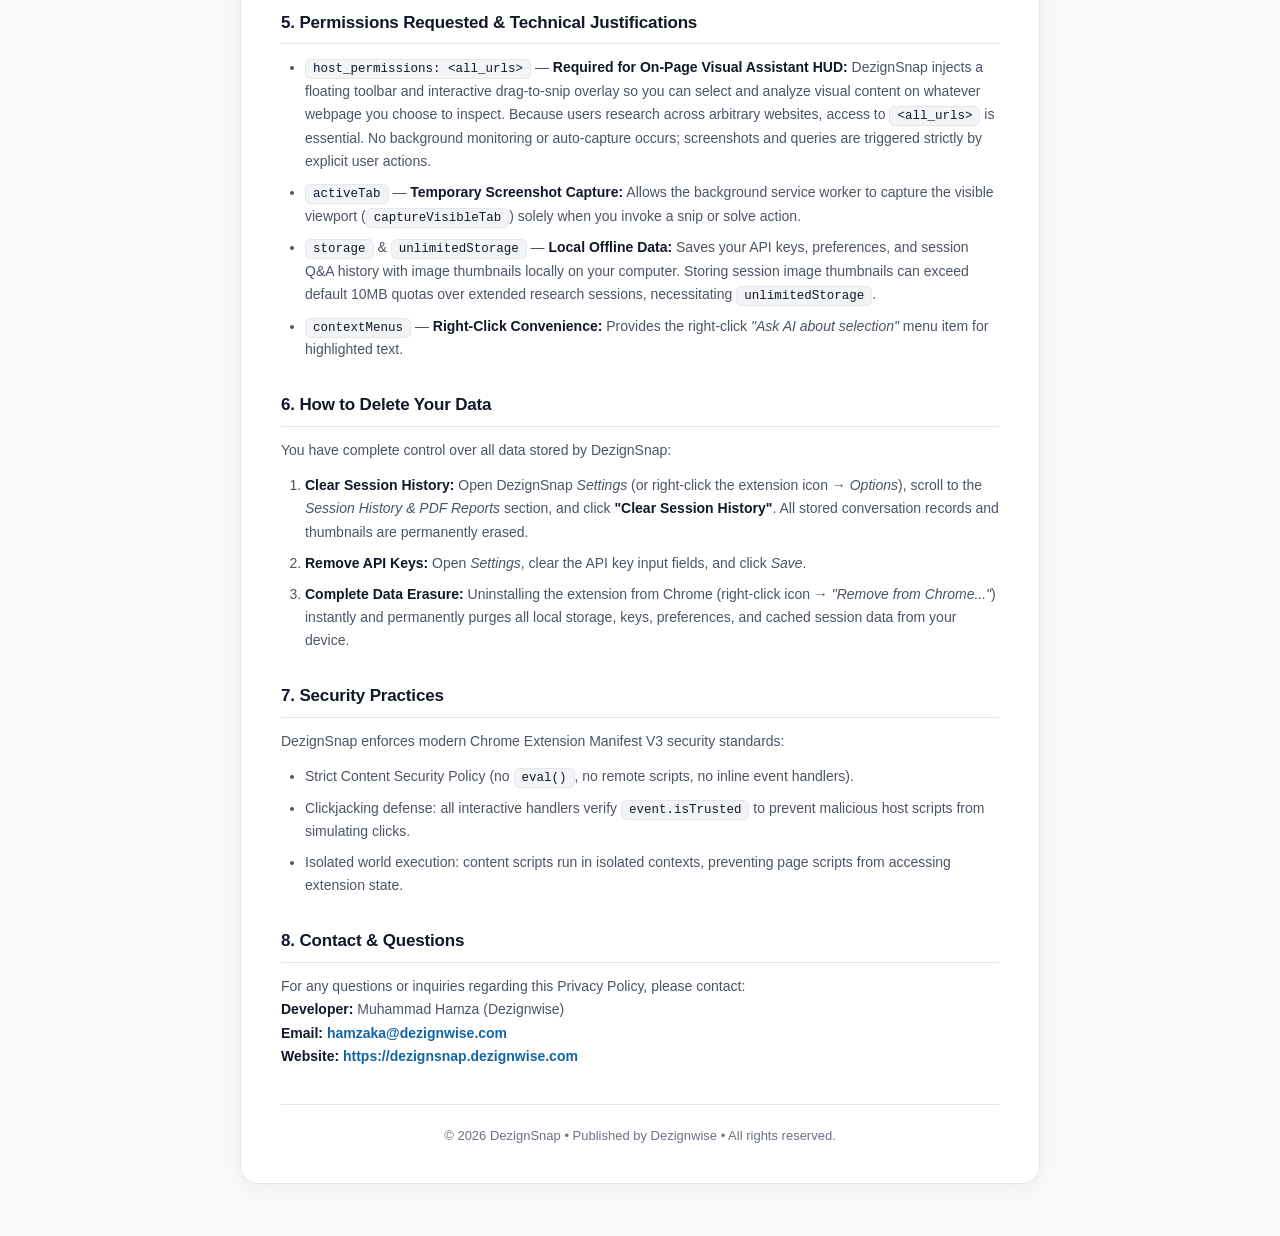
<file: privacy-policy.html>
<!DOCTYPE html>
<html lang="en">
<head>
  <meta charset="UTF-8" />
  <meta name="viewport" content="width=device-width, initial-scale=1.0" />
  <title>DezignSnap — Official Privacy Policy &amp; Zero-Data Architecture</title>
  <meta name="description" content="DezignSnap privacy policy. Zero-data collection, local Bring-Your-Own-Key (BYOK) architecture, 100% private on-device processing with no middleman tracking." />
  <meta name="robots" content="index, follow" />
  <link rel="canonical" href="https://dezignsnap.dezignwise.com/privacy-policy.html" />

  <!-- Open Graph -->
  <meta property="og:type" content="article" />
  <meta property="og:title" content="DezignSnap — Official Privacy Policy" />
  <meta property="og:description" content="100% private Bring-Your-Own-Key architecture. Zero telemetry, zero external storage of your prompts or screenshots." />
  <meta property="og:url" content="https://dezignsnap.dezignwise.com/privacy-policy.html" />
  <link rel="icon" type="image/png" href="icons/icon32.png" />
  <style>
    * { box-sizing: border-box; margin: 0; padding: 0; }
    body {
      font-family: "Inter", -apple-system, BlinkMacSystemFont, "Segoe UI", Roboto, sans-serif;
      background-color: #f8f9fa;
      background-image: linear-gradient(180deg, #fdfdfd 0%, #f8f9fa 240px);
      color: #111827;
      line-height: 1.7;
      padding: 40px 20px 60px;
      -webkit-font-smoothing: antialiased;
    }
    .wrap {
      max-width: 800px;
      margin: 0 auto;
      background: #ffffff;
      border: 1px solid #e5e7eb;
      border-radius: 18px;
      padding: 36px 40px;
      box-shadow: 0 4px 24px rgba(0, 0, 0, 0.05);
    }
    h1 {
      color: #111827;
      font-size: 26px;
      font-weight: 800;
      letter-spacing: -0.02em;
      margin-bottom: 6px;
    }
    h2 {
      color: #111827;
      font-size: 17px;
      font-weight: 700;
      margin-top: 30px;
      margin-bottom: 12px;
      border-bottom: 1px solid #e5e7eb;
      padding-bottom: 6px;
      letter-spacing: -0.01em;
    }
    p, li {
      font-size: 14px;
      color: #4b5563;
      line-height: 1.65;
    }
    strong {
      color: #111827;
    }
    ul, ol {
      padding-left: 24px;
      margin: 12px 0;
    }
    li {
      margin-bottom: 8px;
    }
    a {
      color: #1264a3;
      text-decoration: none;
      font-weight: 600;
    }
    a:hover {
      text-decoration: underline;
    }
    code {
      background: #f3f4f6;
      border: 1px solid #e5e7eb;
      border-radius: 6px;
      padding: 2px 7px;
      font-family: "Consolas", monospace;
      font-size: 12.5px;
      color: #111827;
    }
    .badge-box {
      background: #f9fafb;
      border: 1px solid #e5e7eb;
      border-left: 4px solid #4a154b;
      border-radius: 12px;
      padding: 16px 20px;
      margin: 20px 0 24px;
    }
    .badge-box strong {
      color: #111827;
    }
    .updated {
      color: #6b7280;
      font-size: 13px;
      margin-bottom: 18px;
    }
    .footer {
      margin-top: 36px;
      padding-top: 20px;
      border-top: 1px solid #e5e7eb;
      font-size: 13px;
      color: #6b7280;
      text-align: center;
    }
    .footer a { color: #4a154b; }
  </style>
</head>
<body>
  <div class="wrap">
    <h1>Privacy Policy — DezignSnap</h1>
    <p class="updated">Last Updated: October 2026 | Canonical URL: <a href="https://dezignsnap.dezignwise.com/privacy-policy.html" target="_blank" rel="noopener">https://dezignsnap.dezignwise.com/privacy-policy.html</a></p>

    <div class="badge-box">
      <strong>Zero Data Collection &amp; Bring-Your-Own-Key (BYOK) Architecture:</strong><br />
      DezignSnap is built with privacy as its primary foundation. We do not operate any middleman or proxy servers. We collect zero personal data, sell zero user data, and include no analytics, no tracking, and no telemetry. All network calls occur directly between your browser and your self-selected AI provider API using your personal API key (or stay 100% offline on your device when using local Ollama).
    </div>

    <h2>1. What DezignSnap Does</h2>
    <p>
      DezignSnap is an on-page visual assistant Chrome Extension (Manifest V3) that enables users to snip webpage regions, capture visible viewports, or submit highlighted text queries to receive instant visual analysis powered by Google Gemini, OpenAI (GPT-4o), Groq, OpenRouter, or local offline Ollama.
    </p>

    <h2>2. Information We Collect</h2>
    <p>
      <strong>We (the extension developer, Muhammad Hamza / Dezignwise) collect NO personal data from you.</strong>
    </p>
    <ul>
      <li><strong>No Personal Identifiers:</strong> We do not ask for or collect names, email addresses, IP addresses, or device IDs.</li>
      <li><strong>No Browsing History:</strong> We do not track, record, or transmit the websites you visit.</li>
      <li><strong>No Analytics or Telemetry:</strong> DezignSnap contains no Google Analytics, no telemetry trackers, no cookies, and no third-party tracking scripts.</li>
      <li><strong>No Advertising:</strong> DezignSnap contains zero advertising code, trackers, or monetization scripts.</li>
    </ul>

    <h2>3. What Is Stored Locally on Your Device</h2>
    <p>
      All user configuration data is stored exclusively in your browser's local sandbox storage (<code>chrome.storage.local</code>). It never syncs to external servers:
    </p>
    <ul>
      <li><strong>Your API Key(s):</strong> Stored locally on your device to authorize direct API requests to your chosen provider (Google Gemini, OpenAI, Groq, or OpenRouter). Keys are never transmitted to us or any intermediary.</li>
      <li><strong>Active Provider &amp; Model Selection:</strong> Which AI engine you have selected.</li>
      <li><strong>Instruction Presets &amp; Personas:</strong> Custom system prompt templates you create or select (e.g., General Explainer, Quiz &amp; MCQ Solver, ELI5, Roast My UI).</li>
      <li><strong>UI Preferences:</strong> Toolbar dock position (Left, Center, Right), collapsed/expanded state, and reasoning mode (Direct vs. Thinking).</li>
      <li><strong>Local Session History:</strong> Q&amp;A history entries with compressed image thumbnails, used solely to display your in-tab chat transcript and generate client-side PDF exports. Stored with a strict FIFO cap and clearable at any time.</li>
    </ul>

    <h2>4. What Data Is Shared With Third Parties</h2>
    <p>
      Data is transmitted <strong>strictly upon your explicit request</strong> (e.g., clicking the Snip Area button, clicking Full Page Solve, or submitting a question). Data is transmitted directly from your browser to your selected AI provider:
    </p>
    <ul>
      <li><strong>Google Gemini:</strong> Dispatched to <code>generativelanguage.googleapis.com</code> using your Gemini API key. Subject to <a href="https://policies.google.com/privacy" target="_blank" rel="noopener">Google Privacy Policy</a>.</li>
      <li><strong>OpenAI:</strong> Dispatched to <code>api.openai.com</code> using your OpenAI secret key. Subject to <a href="https://openai.com/privacy" target="_blank" rel="noopener">OpenAI Privacy Policy</a>.</li>
      <li><strong>Groq:</strong> Dispatched to <code>api.groq.com</code> using your Groq API key. Subject to <a href="https://groq.com/privacy-policy/" target="_blank" rel="noopener">Groq Privacy Policy</a>.</li>
      <li><strong>OpenRouter:</strong> Dispatched to <code>openrouter.ai</code> using your OpenRouter key. Subject to OpenRouter Privacy Policy.</li>
      <li><strong>Local Ollama:</strong> Dispatched to your local computer (<code>http://localhost:11434</code>). <strong>100% private and offline; zero data leaves your machine.</strong></li>
    </ul>
    <p>
      We do not act as a gateway, proxy, or intermediary. We never see, log, or have access to your prompts, screenshots, or responses.
    </p>

    <h2>5. Permissions Requested &amp; Technical Justifications</h2>
    <ul>
      <li>
        <code>host_permissions: &lt;all_urls&gt;</code> — <strong>Required for On-Page Visual Assistant HUD:</strong> DezignSnap injects a floating toolbar and interactive drag-to-snip overlay so you can select and analyze visual content on whatever webpage you choose to inspect. Because users research across arbitrary websites, access to <code>&lt;all_urls&gt;</code> is essential. No background monitoring or auto-capture occurs; screenshots and queries are triggered strictly by explicit user actions.
      </li>
      <li>
        <code>activeTab</code> — <strong>Temporary Screenshot Capture:</strong> Allows the background service worker to capture the visible viewport (<code>captureVisibleTab</code>) solely when you invoke a snip or solve action.
      </li>
      <li>
        <code>storage</code> &amp; <code>unlimitedStorage</code> — <strong>Local Offline Data:</strong> Saves your API keys, preferences, and session Q&amp;A history with image thumbnails locally on your computer. Storing session image thumbnails can exceed default 10MB quotas over extended research sessions, necessitating <code>unlimitedStorage</code>.
      </li>
      <li>
        <code>contextMenus</code> — <strong>Right-Click Convenience:</strong> Provides the right-click <em>"Ask AI about selection"</em> menu item for highlighted text.
      </li>
    </ul>

    <h2>6. How to Delete Your Data</h2>
    <p>You have complete control over all data stored by DezignSnap:</p>
    <ol>
      <li><strong>Clear Session History:</strong> Open DezignSnap <em>Settings</em> (or right-click the extension icon &rarr; <em>Options</em>), scroll to the <em>Session History &amp; PDF Reports</em> section, and click <strong>"Clear Session History"</strong>. All stored conversation records and thumbnails are permanently erased.</li>
      <li><strong>Remove API Keys:</strong> Open <em>Settings</em>, clear the API key input fields, and click <em>Save</em>.</li>
      <li><strong>Complete Data Erasure:</strong> Uninstalling the extension from Chrome (right-click icon &rarr; <em>"Remove from Chrome..."</em>) instantly and permanently purges all local storage, keys, preferences, and cached session data from your device.</li>
    </ol>

    <h2>7. Security Practices</h2>
    <p>
      DezignSnap enforces modern Chrome Extension Manifest V3 security standards:
    </p>
    <ul>
      <li>Strict Content Security Policy (no <code>eval()</code>, no remote scripts, no inline event handlers).</li>
      <li>Clickjacking defense: all interactive handlers verify <code>event.isTrusted</code> to prevent malicious host scripts from simulating clicks.</li>
      <li>Isolated world execution: content scripts run in isolated contexts, preventing page scripts from accessing extension state.</li>
    </ul>

    <h2>8. Contact &amp; Questions</h2>
    <p>
      For any questions or inquiries regarding this Privacy Policy, please contact:<br />
      <strong>Developer:</strong> Muhammad Hamza (Dezignwise)<br />
      <strong>Email:</strong> <a href="mailto:hamzaka@dezignwise.com">hamzaka@dezignwise.com</a><br />
      <strong>Website:</strong> <a href="https://dezignsnap.dezignwise.com" target="_blank" rel="noopener">https://dezignsnap.dezignwise.com</a>
    </p>

    <div class="footer">
      &copy; 2026 DezignSnap • Published by Dezignwise • All rights reserved.
    </div>
  </div>
</body>
</html>
</file>
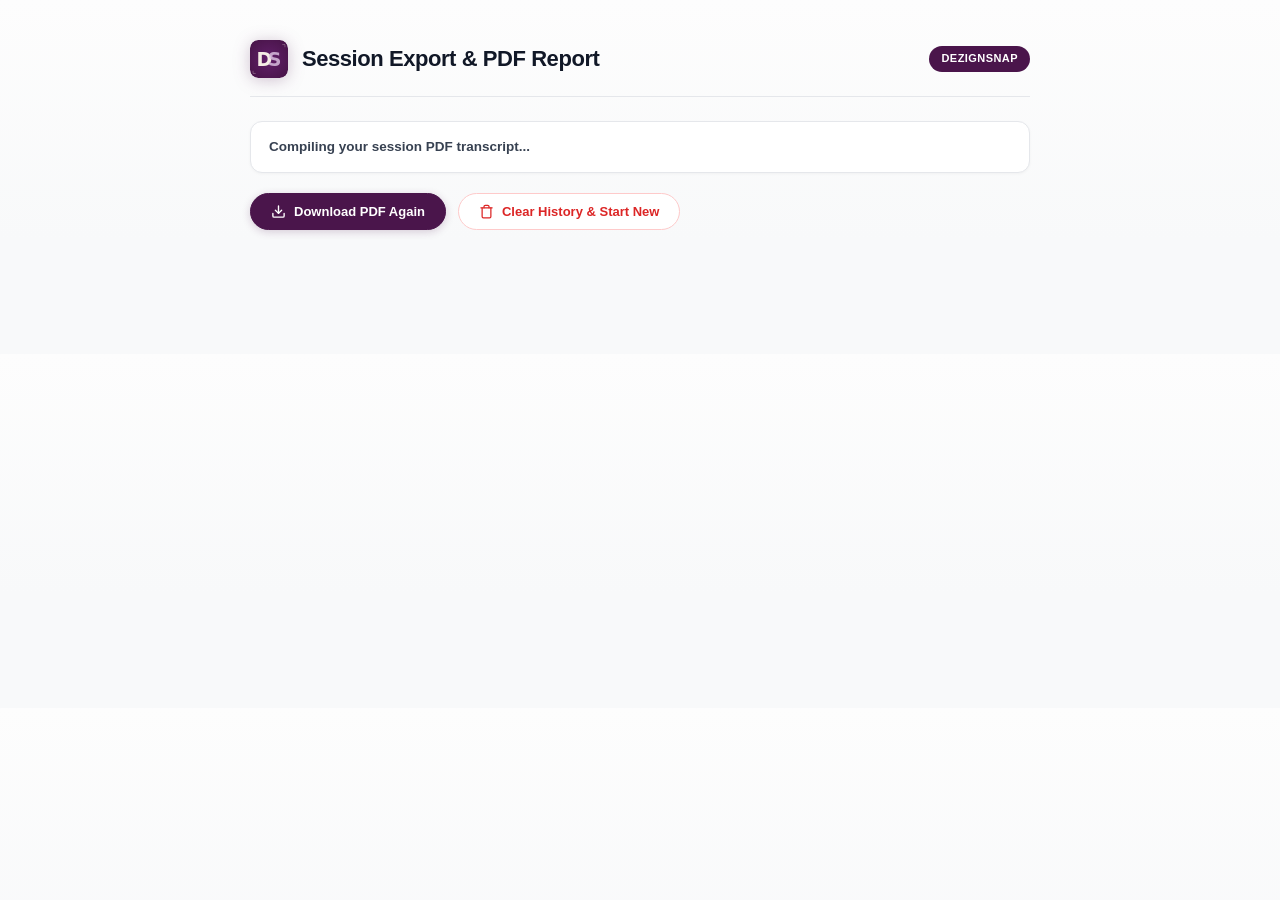
<file: session.html>
<!DOCTYPE html>
<html lang="en">
<head>
  <meta charset="UTF-8" />
  <meta http-equiv="Content-Security-Policy" content="default-src 'self'; script-src 'self'; style-src 'self' 'unsafe-inline'; img-src 'self' data: blob:; connect-src 'none'; object-src 'none';" />
  <title>Session Export — DezignSnap</title>
  <style>
    * { box-sizing: border-box; margin: 0; padding: 0; }
    body {
      font-family: "Inter", -apple-system, BlinkMacSystemFont, "Segoe UI", Roboto, sans-serif;
      background-color: #f8f9fa;
      background-image: linear-gradient(180deg, #fdfdfd 0%, #f8f9fa 240px);
      color: #111827;
      max-width: 820px;
      margin: 40px auto;
      padding: 0 20px 60px;
      line-height: 1.6;
      -webkit-font-smoothing: antialiased;
    }
    header {
      display: flex;
      align-items: center;
      justify-content: space-between;
      margin-bottom: 24px;
      padding-bottom: 18px;
      border-bottom: 1px solid #e5e7eb;
    }
    h1 {
      color: #111827;
      font-size: 22px;
      font-weight: 800;
      letter-spacing: -0.02em;
    }
    .badge {
      background: #4a154b;
      color: #ffffff;
      font-size: 11px;
      font-weight: 700;
      padding: 4px 12px;
      border-radius: 90px;
      letter-spacing: 0.04em;
      text-transform: uppercase;
    }
    #status {
      background: #ffffff;
      border: 1px solid #e5e7eb;
      border-radius: 12px;
      padding: 14px 18px;
      margin-bottom: 20px;
      font-weight: 600;
      font-size: 13.5px;
      color: #374151;
      box-shadow: 0 1px 3px rgba(0, 0, 0, 0.04);
    }
    .actions {
      display: flex;
      gap: 12px;
      margin-bottom: 24px;
      flex-wrap: wrap;
    }
    button {
      background: #4a154b;
      color: #ffffff;
      border: 1.5px solid #4a154b;
      padding: 10px 20px;
      border-radius: 90px;
      font-size: 13px;
      font-weight: 700;
      cursor: pointer;
      transition: all 0.18s cubic-bezier(0.16, 1, 0.3, 1);
      box-shadow: 0 2px 8px rgba(74, 21, 75, 0.2);
    }
    button:hover {
      background: #611f69;
      border-color: #611f69;
      box-shadow: 0 4px 12px rgba(74, 21, 75, 0.28);
      transform: translateY(-1px);
    }
    button:active {
      transform: translateY(0);
    }
    button.danger {
      background: #ffffff;
      border: 1.5px solid #fecaca;
      color: #dc2626;
      box-shadow: none;
    }
    button.danger:hover {
      background: #dc2626;
      border-color: #dc2626;
      color: #ffffff;
      box-shadow: 0 4px 12px rgba(220, 38, 38, 0.22);
    }
    .entry {
      background: #ffffff;
      border: 1px solid #e5e7eb;
      border-radius: 14px;
      padding: 20px 22px;
      margin-bottom: 18px;
      box-shadow: 0 1px 3px rgba(0, 0, 0, 0.04), 0 4px 14px rgba(0, 0, 0, 0.02);
      transition: border-color 0.2s ease, box-shadow 0.2s ease;
    }
    .entry:hover {
      border-color: #d1d5db;
      box-shadow: 0 4px 18px rgba(0, 0, 0, 0.06);
    }
    .entry .meta {
      font-size: 12px;
      color: #6b7280;
      margin-bottom: 12px;
      font-weight: 600;
      letter-spacing: 0.01em;
    }
    .turn {
      font-size: 13.5px;
      margin-bottom: 10px;
      white-space: pre-wrap;
      word-break: break-word;
      line-height: 1.6;
    }
    .turn strong {
      color: #111827;
    }
    .turn.user-turn {
      color: #111827;
      padding: 9px 13px;
      background: #f9fafb;
      border-radius: 10px;
      border: 1px solid #e5e7eb;
      border-left: 3px solid #6b7280;
    }
    .turn.ai-turn {
      color: #111827;
      background: #ffffff;
      border: 1px solid #e5e7eb;
      padding: 12px 16px;
      border-radius: 10px;
      margin-top: 8px;
    }
    .conf-badge {
      display: inline-block;
      font-size: 10px;
      font-weight: 800;
      padding: 2px 8px;
      border-radius: 90px;
      margin-left: 8px;
      text-transform: uppercase;
      letter-spacing: 0.04em;
    }
    .conf-high { background: #e6f4ea; color: #007a5a; border: 1px solid #b7e1cd; }
    .conf-medium { background: #fef3c7; color: #92400e; border: 1px solid #fde68a; }
    .conf-low { background: #fee2e2; color: #b91c1c; border: 1px solid #fecaca; }
  </style>
</head>
<body>
  <header>
    <div style="display: flex; align-items: center; gap: 14px;">
      <img src="assests/02-lettermark.svg" width="38" height="38" style="border-radius: 8px; filter: drop-shadow(0 2px 8px rgba(74, 21, 75, 0.25));" alt="DezignSnap Lettermark" />
      <h1>Session Export &amp; PDF Report</h1>
    </div>
    <span class="badge">DezignSnap</span>
  </header>

  <div id="status">Compiling your session PDF transcript...</div>

  <div class="actions">
    <button id="downloadAgainBtn" style="display: inline-flex; align-items: center; gap: 8px;">
      <svg width="15" height="15" viewBox="0 0 24 24" fill="none" stroke="currentColor" stroke-width="2.2" stroke-linecap="round" stroke-linejoin="round"><path d="M21 15v4a2 2 0 0 1-2 2H5a2 2 0 0 1-2-2v-4"/><polyline points="7 10 12 15 17 10"/><line x1="12" y1="15" x2="12" y2="3"/></svg>
      Download PDF Again
    </button>
    <button id="clearBtn" class="danger" style="display: inline-flex; align-items: center; gap: 8px;">
      <svg width="15" height="15" viewBox="0 0 24 24" fill="none" stroke="currentColor" stroke-width="2" stroke-linecap="round" stroke-linejoin="round"><polyline points="3 6 5 6 21 6"/><path d="M19 6v14a2 2 0 0 1-2 2H7a2 2 0 0 1-2-2V6m3 0V4a2 2 0 0 1 2-2h4a2 2 0 0 1 2 2v2"/></svg>
      Clear History &amp; Start New
    </button>
  </div>

  <div id="entries"></div>

  <script src="lib/jspdf.umd.min.js"></script>
  <script src="session.js"></script>
</body>
</html>
</file>
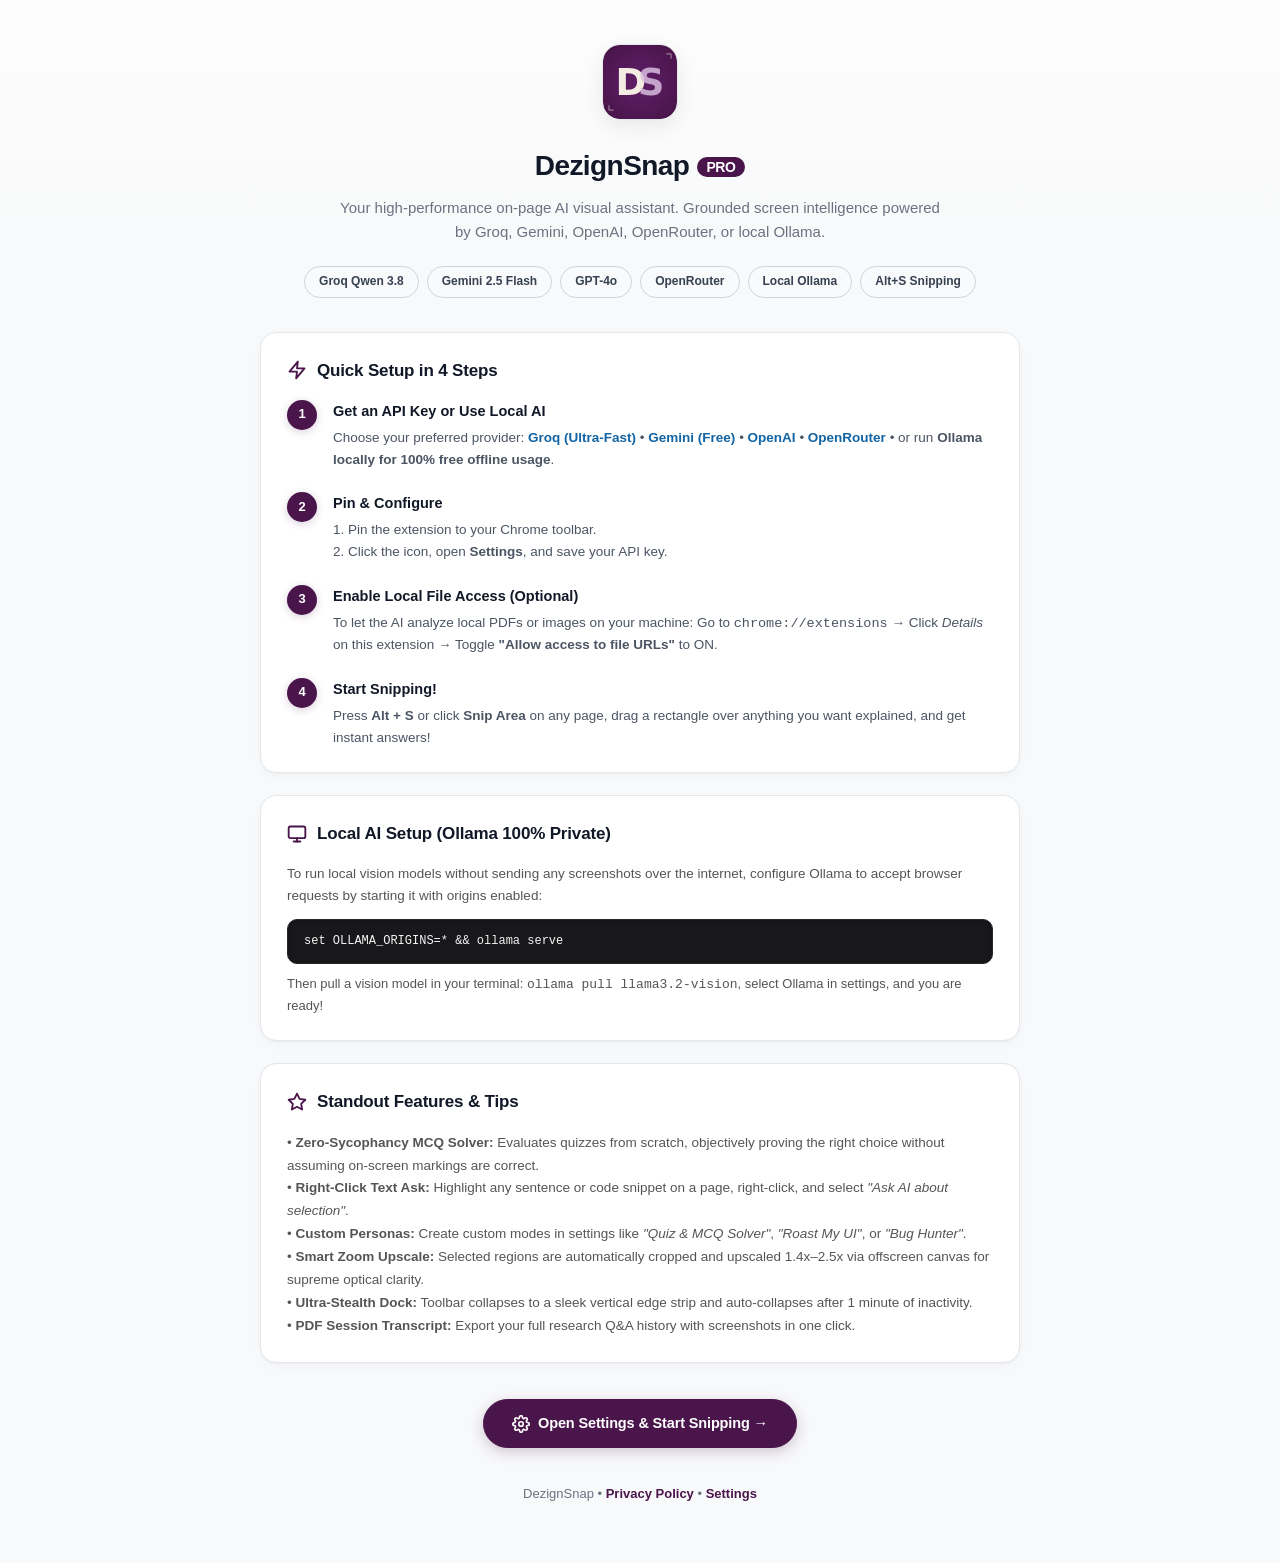
<file: welcome.html>
<!DOCTYPE html>
<html lang="en">
<head>
  <meta charset="UTF-8" />
  <meta http-equiv="Content-Security-Policy" content="default-src 'self'; script-src 'self'; style-src 'self' 'unsafe-inline'; img-src 'self' data: blob:; connect-src 'none'; object-src 'none';" />
  <title>Welcome to DezignSnap — Setup Guide &amp; Operations Manual</title>
  <style>
    * { box-sizing: border-box; margin: 0; padding: 0; }
    body {
      font-family: "Inter", -apple-system, BlinkMacSystemFont, "Segoe UI", Roboto, sans-serif;
      background-color: #f8f9fa;
      background-image: linear-gradient(180deg, #fdfdfd 0%, #f8f9fa 240px);
      color: #111827;
      line-height: 1.6;
      padding: 44px 20px 60px;
      -webkit-font-smoothing: antialiased;
    }
    .wrap {
      max-width: 760px;
      margin: 0 auto;
    }
    .hero {
      text-align: center;
      margin-bottom: 34px;
    }
    .logo {
      width: 76px;
      height: 76px;
      margin-bottom: 16px;
      border-radius: 18px;
      box-shadow: 0 6px 20px rgba(0, 0, 0, 0.08);
      border: 1px solid #e5e7eb;
    }
    h1 {
      color: #111827;
      font-size: 28px;
      font-weight: 800;
      letter-spacing: -0.02em;
      margin-bottom: 8px;
    }
    .brand-glow {
      color: #ffffff;
      background: #4a154b;
      padding: 2px 10px;
      border-radius: 90px;
      font-size: 14px;
      vertical-align: middle;
      font-weight: 700;
    }
    p.lead {
      font-size: 15px;
      color: #6b7280;
      max-width: 600px;
      margin: 0 auto 22px;
      line-height: 1.6;
    }
    .badge-bar {
      display: flex;
      justify-content: center;
      flex-wrap: wrap;
      gap: 8px;
      margin-bottom: 30px;
    }
    .pill {
      background: #f9fafb;
      border: 1px solid #d1d5db;
      color: #374151;
      font-size: 12px;
      font-weight: 600;
      padding: 5px 14px;
      border-radius: 90px;
      transition: all 0.18s ease;
    }
    .pill:hover {
      background: #f3f4f6;
      border-color: #9ca3af;
      color: #111827;
    }

    .card {
      background: #ffffff;
      border: 1px solid #e5e7eb;
      border-radius: 16px;
      padding: 24px 26px;
      margin-bottom: 22px;
      box-shadow: 0 1px 3px rgba(0, 0, 0, 0.04), 0 4px 14px rgba(0, 0, 0, 0.02);
      transition: border-color 0.2s ease, box-shadow 0.2s ease;
    }
    .card:hover {
      border-color: #d1d5db;
      box-shadow: 0 4px 18px rgba(0, 0, 0, 0.06);
    }
    h2 {
      color: #111827;
      font-size: 17px;
      font-weight: 700;
      letter-spacing: -0.01em;
      margin-bottom: 16px;
      display: flex;
      align-items: center;
      gap: 10px;
    }

    .step {
      display: flex;
      gap: 16px;
      margin-bottom: 22px;
    }
    .step:last-child { margin-bottom: 0; }
    .step-num {
      flex-shrink: 0;
      width: 30px;
      height: 30px;
      background: #4a154b;
      color: #ffffff;
      border-radius: 50%;
      display: flex;
      align-items: center;
      justify-content: center;
      font-weight: 800;
      font-size: 13px;
      box-shadow: 0 2px 8px rgba(74, 21, 75, 0.2);
    }
    .step-body h3 {
      font-size: 14.5px;
      font-weight: 700;
      color: #111827;
      margin-bottom: 4px;
    }
    .step-body p {
      font-size: 13.5px;
      color: #4b5563;
      line-height: 1.6;
    }
    .step-body a {
      color: #1264a3;
      text-decoration: none;
      font-weight: 600;
    }
    .step-body a:hover { text-decoration: underline; }

    .code-box {
      background: #18181b;
      border: 1px solid #27272a;
      border-radius: 10px;
      padding: 12px 16px;
      font-family: "Consolas", "Fira Code", monospace;
      font-size: 12px;
      color: #f4f4f5;
      margin: 10px 0;
      user-select: all;
      box-shadow: inset 0 2px 4px rgba(0, 0, 0, 0.2);
    }

    .cta-center {
      text-align: center;
      margin: 36px 0 20px;
    }
    a.cta {
      display: inline-flex;
      align-items: center;
      gap: 8px;
      background: #4a154b;
      color: #ffffff;
      text-decoration: none;
      padding: 12px 28px;
      border-radius: 90px;
      font-weight: 700;
      font-size: 14.5px;
      letter-spacing: -0.01em;
      border: 1.5px solid #4a154b;
      box-shadow: 0 4px 14px rgba(74, 21, 75, 0.22);
      transition: all 0.18s cubic-bezier(0.16, 1, 0.3, 1);
    }
    a.cta:hover {
      background: #611f69;
      border-color: #611f69;
      box-shadow: 0 6px 18px rgba(74, 21, 75, 0.28);
      transform: translateY(-2px);
    }

    footer {
      text-align: center;
      font-size: 13px;
      color: #6b7280;
      margin-top: 36px;
    }
    footer a { color: #4a154b; text-decoration: none; font-weight: 600; }
    footer a:hover { text-decoration: underline; }
  </style>
</head>
<body>
  <div class="wrap">
    <div class="hero">
      <img class="logo" src="assests/02-lettermark.svg" alt="DezignSnap Lettermark" />
      <h1>DezignSnap <span class="brand-glow">PRO</span></h1>
      <p class="lead">
        Your high-performance on-page AI visual assistant. Grounded screen intelligence powered by Groq, Gemini, OpenAI, OpenRouter, or local Ollama.
      </p>

      <div class="badge-bar">
        <span class="pill">Groq Qwen 3.8</span>
        <span class="pill">Gemini 2.5 Flash</span>
        <span class="pill">GPT-4o</span>
        <span class="pill">OpenRouter</span>
        <span class="pill">Local Ollama</span>
        <span class="pill">Alt+S Snipping</span>
      </div>
    </div>

    <!-- QUICK SETUP -->
    <div class="card">
      <h2>
        <svg width="20" height="20" viewBox="0 0 24 24" fill="none" stroke="currentColor" stroke-width="2.2" stroke-linecap="round" stroke-linejoin="round" style="color: #4a154b;"><polygon points="13 2 3 14 12 14 11 22 21 10 12 10 13 2"/></svg>
        Quick Setup in 4 Steps
      </h2>

      <div class="step">
        <div class="step-num">1</div>
        <div class="step-body">
          <h3>Get an API Key or Use Local AI</h3>
          <p>
            Choose your preferred provider:
            <a href="https://console.groq.com/keys" target="_blank" rel="noopener">Groq (Ultra-Fast)</a> •
            <a href="https://aistudio.google.com/app/apikey" target="_blank" rel="noopener">Gemini (Free)</a> •
            <a href="https://platform.openai.com/api-keys" target="_blank" rel="noopener">OpenAI</a> •
            <a href="https://openrouter.ai/keys" target="_blank" rel="noopener">OpenRouter</a> •
            or run <strong>Ollama locally for 100% free offline usage</strong>.
          </p>
        </div>
      </div>

      <div class="step">
        <div class="step-num">2</div>
        <div class="step-body">
          <h3>Pin &amp; Configure</h3>
          <p>
            1. Pin the extension to your Chrome toolbar.<br />
            2. Click the icon, open <strong>Settings</strong>, and save your API key.
          </p>
        </div>
      </div>

      <div class="step">
        <div class="step-num">3</div>
        <div class="step-body">
          <h3>Enable Local File Access (Optional)</h3>
          <p>
            To let the AI analyze local PDFs or images on your machine: Go to <code>chrome://extensions</code> &rarr; Click <em>Details</em> on this extension &rarr; Toggle <strong>"Allow access to file URLs"</strong> to ON.
          </p>
        </div>
      </div>

      <div class="step">
        <div class="step-num">4</div>
        <div class="step-body">
          <h3>Start Snipping!</h3>
          <p>
            Press <strong>Alt + S</strong> or click <strong>Snip Area</strong> on any page, drag a rectangle over anything you want explained, and get instant answers!
          </p>
        </div>
      </div>
    </div>

    <!-- LOCAL OLLAMA SETUP -->
    <div class="card">
      <h2>
        <svg width="20" height="20" viewBox="0 0 24 24" fill="none" stroke="currentColor" stroke-width="2.2" stroke-linecap="round" stroke-linejoin="round" style="color: #4a154b;"><rect x="2" y="3" width="20" height="14" rx="2" ry="2"/><line x1="8" y1="21" x2="16" y2="21"/><line x1="12" y1="17" x2="12" y2="21"/></svg>
        Local AI Setup (Ollama 100% Private)
      </h2>
      <p style="color:#555555; font-size:13.5px; margin-bottom:12px;">
        To run local vision models without sending any screenshots over the internet, configure Ollama to accept browser requests by starting it with origins enabled:
      </p>
      <div class="code-box">set OLLAMA_ORIGINS=* &amp;&amp; ollama serve</div>
      <p style="color:#555555; font-size:13px; margin-top:8px;">
        Then pull a vision model in your terminal: <code>ollama pull llama3.2-vision</code>, select Ollama in settings, and you are ready!
      </p>
    </div>

    <!-- FEATURES & TIPS -->
    <div class="card">
      <h2>
        <svg width="20" height="20" viewBox="0 0 24 24" fill="none" stroke="currentColor" stroke-width="2.2" stroke-linecap="round" stroke-linejoin="round" style="color: #4a154b;"><path d="M12 2l3.09 6.26L22 9.27l-5 4.87 1.18 6.88L12 17.77l-6.18 3.25L7 14.14 2 9.27l6.91-1.01L12 2z"/></svg>
        Standout Features &amp; Tips
      </h2>
      <div style="font-size:13.5px; color:#555555; line-height: 1.7;">
        <p>• <strong>Zero-Sycophancy MCQ Solver:</strong> Evaluates quizzes from scratch, objectively proving the right choice without assuming on-screen markings are correct.</p>
        <p>• <strong>Right-Click Text Ask:</strong> Highlight any sentence or code snippet on a page, right-click, and select <em>"Ask AI about selection"</em>.</p>
        <p>• <strong>Custom Personas:</strong> Create custom modes in settings like <em>"Quiz &amp; MCQ Solver"</em>, <em>"Roast My UI"</em>, or <em>"Bug Hunter"</em>.</p>
        <p>• <strong>Smart Zoom Upscale:</strong> Selected regions are automatically cropped and upscaled 1.4x–2.5x via offscreen canvas for supreme optical clarity.</p>
        <p>• <strong>Ultra-Stealth Dock:</strong> Toolbar collapses to a sleek vertical edge strip and auto-collapses after 1 minute of inactivity.</p>
        <p>• <strong>PDF Session Transcript:</strong> Export your full research Q&amp;A history with screenshots in one click.</p>
      </div>
    </div>

    <div class="cta-center">
      <a class="cta" href="options.html" target="_blank">
        <svg width="18" height="18" viewBox="0 0 24 24" fill="none" stroke="currentColor" stroke-width="2.2" stroke-linecap="round" stroke-linejoin="round"><circle cx="12" cy="12" r="3"/><path d="M19.4 15a1.65 1.65 0 0 0 .33 1.82l.06.06a2 2 0 0 1 0 2.83 2 2 0 0 1-2.83 0l-.06-.06a1.65 1.65 0 0 0-1.82-.33 1.65 1.65 0 0 0-1 1.51V21a2 2 0 0 1-2 2 2 2 0 0 1-2-2v-.09A1.65 1.65 0 0 0 9 19.4a1.65 1.65 0 0 0-1.82.33l-.06.06a2 2 0 0 1-2.83 0 2 2 0 0 1 0-2.83l.06-.06a1.65 1.65 0 0 0 .33-1.82 1.65 1.65 0 0 0-1.51-1H3a2 2 0 0 1-2-2 2 2 0 0 1 2-2h.09A1.65 1.65 0 0 0 4.6 9a1.65 1.65 0 0 0-.33-1.82l-.06-.06a2 2 0 0 1 0-2.83 2 2 0 0 1 2.83 0l.06.06a1.65 1.65 0 0 0 1.82.33H9a1.65 1.65 0 0 0 1-1.51V3a2 2 0 0 1 2-2 2 2 0 0 1 2 2v.09a1.65 1.65 0 0 0 1 1.51 1.65 1.65 0 0 0 1.82-.33l.06-.06a2 2 0 0 1 2.83 0 2 2 0 0 1 0 2.83l-.06.06a1.65 1.65 0 0 0-.33 1.82V9a1.65 1.65 0 0 0 1.51 1H21a2 2 0 0 1 2 2 2 2 0 0 1-2 2h-.09a1.65 1.65 0 0 0-1.51 1z"/></svg>
        Open Settings &amp; Start Snipping &rarr;
      </a>
    </div>

    <footer>
      <p>DezignSnap • <a href="privacy-policy.html" target="_blank">Privacy Policy</a> • <a href="options.html" target="_blank">Settings</a></p>
    </footer>
  </div>
</body>
</html>
</file>
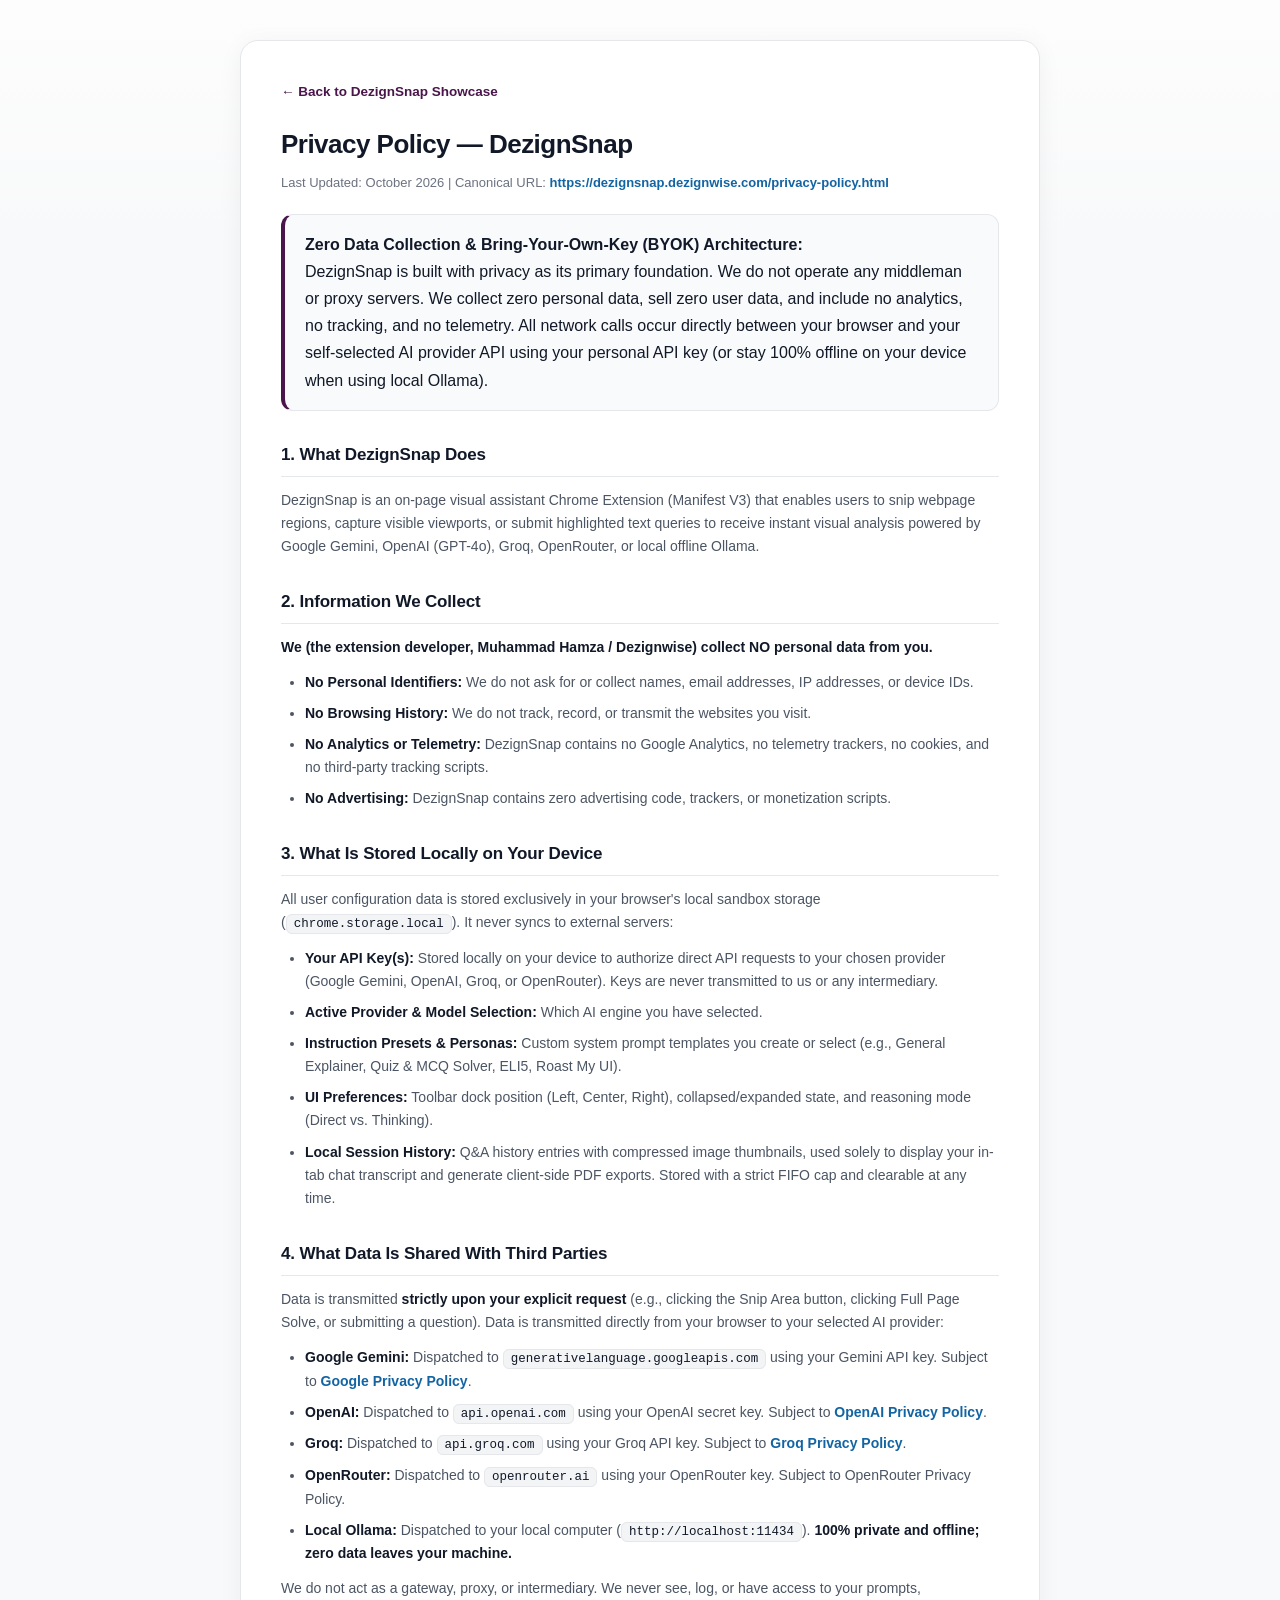
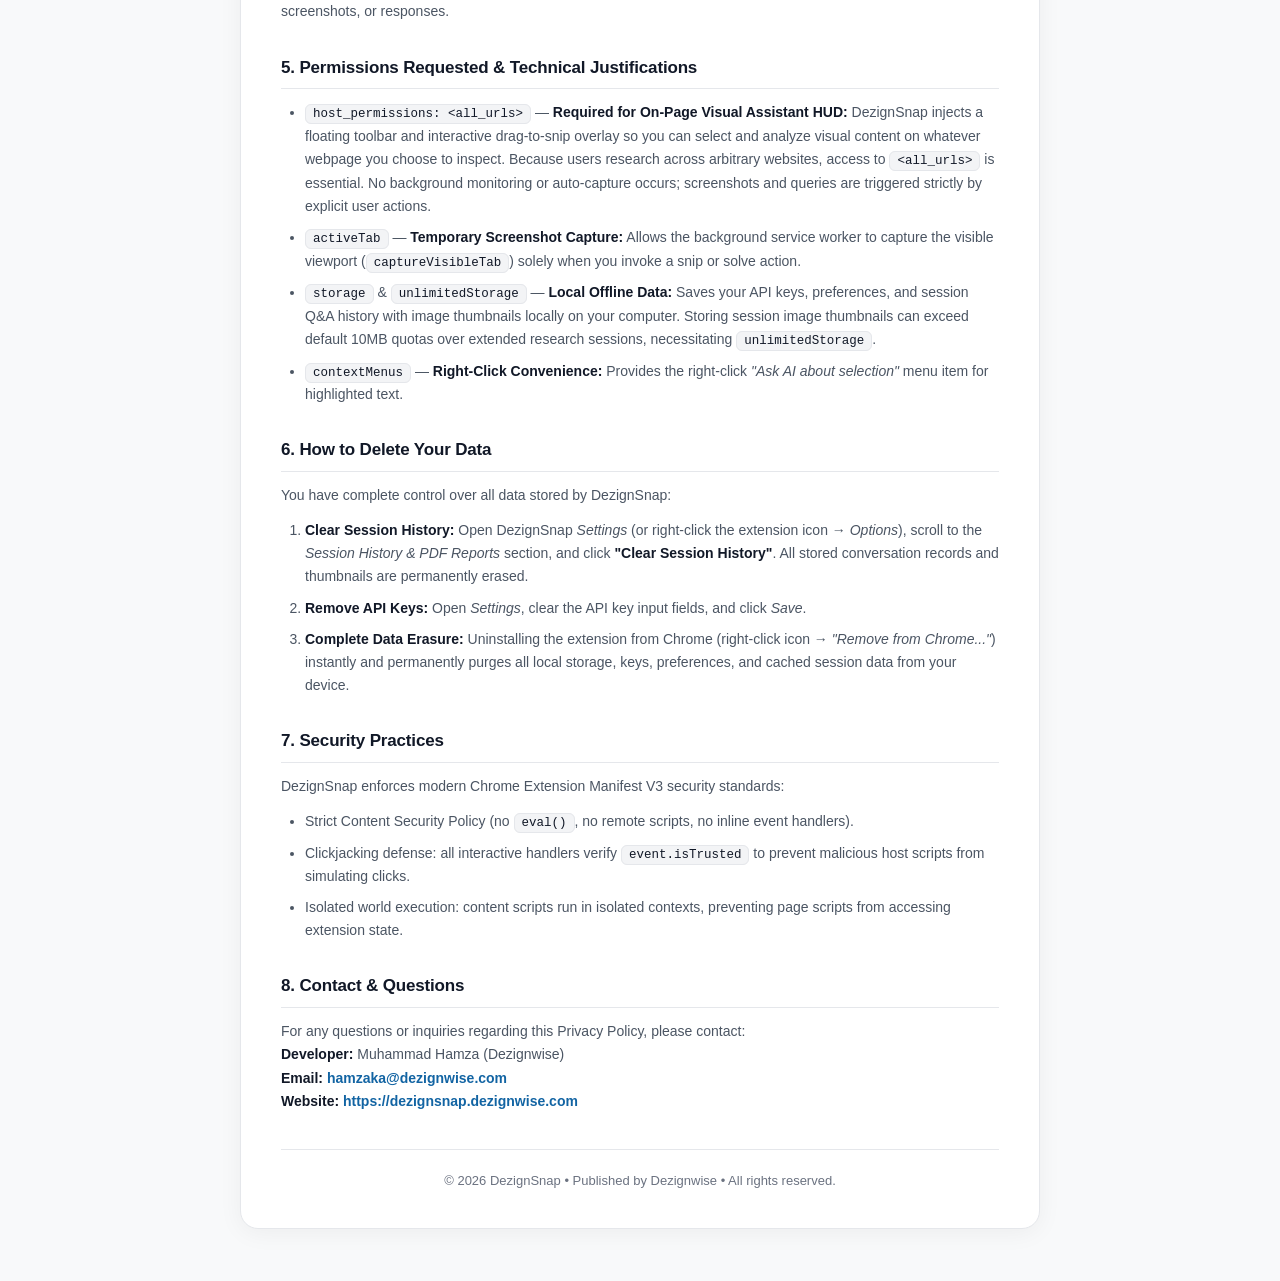
<file: web/privacy-policy.html>
<!DOCTYPE html>
<html lang="en">
<head>
  <meta charset="UTF-8" />
  <meta name="viewport" content="width=device-width, initial-scale=1.0" />
  <title>DezignSnap — Official Privacy Policy &amp; Zero-Data Architecture</title>
  <meta name="description" content="DezignSnap privacy policy. Zero-data collection, local Bring-Your-Own-Key (BYOK) architecture, 100% private on-device processing with no middleman tracking." />
  <meta name="robots" content="index, follow" />
  <link rel="canonical" href="https://dezignsnap.dezignwise.com/privacy-policy.html" />

  <!-- Open Graph -->
  <meta property="og:type" content="article" />
  <meta property="og:title" content="DezignSnap — Official Privacy Policy" />
  <meta property="og:description" content="100% private Bring-Your-Own-Key architecture. Zero telemetry, zero external storage of your prompts or screenshots." />
  <meta property="og:url" content="https://dezignsnap.dezignwise.com/privacy-policy.html" />
  <link rel="icon" type="image/png" href="icons/icon32.png" />
  <style>
    * { box-sizing: border-box; margin: 0; padding: 0; }
    body {
      font-family: "Inter", -apple-system, BlinkMacSystemFont, "Segoe UI", Roboto, sans-serif;
      background-color: #f8f9fa;
      background-image: linear-gradient(180deg, #fdfdfd 0%, #f8f9fa 240px);
      color: #111827;
      line-height: 1.7;
      padding: 40px 20px 60px;
      -webkit-font-smoothing: antialiased;
    }
    .wrap {
      max-width: 800px;
      margin: 0 auto;
      background: #ffffff;
      border: 1px solid #e5e7eb;
      border-radius: 18px;
      padding: 36px 40px;
      box-shadow: 0 4px 24px rgba(0, 0, 0, 0.05);
    }
    h1 {
      color: #111827;
      font-size: 26px;
      font-weight: 800;
      letter-spacing: -0.02em;
      margin-bottom: 6px;
    }
    h2 {
      color: #111827;
      font-size: 17px;
      font-weight: 700;
      margin-top: 30px;
      margin-bottom: 12px;
      border-bottom: 1px solid #e5e7eb;
      padding-bottom: 6px;
      letter-spacing: -0.01em;
    }
    p, li {
      font-size: 14px;
      color: #4b5563;
      line-height: 1.65;
    }
    strong {
      color: #111827;
    }
    ul, ol {
      padding-left: 24px;
      margin: 12px 0;
    }
    li {
      margin-bottom: 8px;
    }
    a {
      color: #1264a3;
      text-decoration: none;
      font-weight: 600;
    }
    a:hover {
      text-decoration: underline;
    }
    code {
      background: #f3f4f6;
      border: 1px solid #e5e7eb;
      border-radius: 6px;
      padding: 2px 7px;
      font-family: "Consolas", monospace;
      font-size: 12.5px;
      color: #111827;
    }
    .badge-box {
      background: #f9fafb;
      border: 1px solid #e5e7eb;
      border-left: 4px solid #4a154b;
      border-radius: 12px;
      padding: 16px 20px;
      margin: 20px 0 24px;
    }
    .badge-box strong {
      color: #111827;
    }
    .updated {
      color: #6b7280;
      font-size: 13px;
      margin-bottom: 18px;
    }
    .footer {
      margin-top: 36px;
      padding-top: 20px;
      border-top: 1px solid #e5e7eb;
      font-size: 13px;
      color: #6b7280;
      text-align: center;
    }
    .footer a { color: #4a154b; }
    .back-nav {
      display: inline-flex;
      align-items: center;
      gap: 6px;
      color: #4a154b;
      text-decoration: none;
      font-size: 13.5px;
      font-weight: 700;
      margin-bottom: 18px;
      transition: color 0.15s ease;
    }
    .back-nav:hover {
      color: #611f69;
      text-decoration: underline;
    }
  </style>
</head>
<body>
  <div class="wrap">
    <a href="index.html" class="back-nav">&larr; Back to DezignSnap Showcase</a>
    <h1>Privacy Policy — DezignSnap</h1>
    <p class="updated">Last Updated: October 2026 | Canonical URL: <a href="https://dezignsnap.dezignwise.com/privacy-policy.html" target="_blank" rel="noopener">https://dezignsnap.dezignwise.com/privacy-policy.html</a></p>

    <div class="badge-box">
      <strong>Zero Data Collection &amp; Bring-Your-Own-Key (BYOK) Architecture:</strong><br />
      DezignSnap is built with privacy as its primary foundation. We do not operate any middleman or proxy servers. We collect zero personal data, sell zero user data, and include no analytics, no tracking, and no telemetry. All network calls occur directly between your browser and your self-selected AI provider API using your personal API key (or stay 100% offline on your device when using local Ollama).
    </div>

    <h2>1. What DezignSnap Does</h2>
    <p>
      DezignSnap is an on-page visual assistant Chrome Extension (Manifest V3) that enables users to snip webpage regions, capture visible viewports, or submit highlighted text queries to receive instant visual analysis powered by Google Gemini, OpenAI (GPT-4o), Groq, OpenRouter, or local offline Ollama.
    </p>

    <h2>2. Information We Collect</h2>
    <p>
      <strong>We (the extension developer, Muhammad Hamza / Dezignwise) collect NO personal data from you.</strong>
    </p>
    <ul>
      <li><strong>No Personal Identifiers:</strong> We do not ask for or collect names, email addresses, IP addresses, or device IDs.</li>
      <li><strong>No Browsing History:</strong> We do not track, record, or transmit the websites you visit.</li>
      <li><strong>No Analytics or Telemetry:</strong> DezignSnap contains no Google Analytics, no telemetry trackers, no cookies, and no third-party tracking scripts.</li>
      <li><strong>No Advertising:</strong> DezignSnap contains zero advertising code, trackers, or monetization scripts.</li>
    </ul>

    <h2>3. What Is Stored Locally on Your Device</h2>
    <p>
      All user configuration data is stored exclusively in your browser's local sandbox storage (<code>chrome.storage.local</code>). It never syncs to external servers:
    </p>
    <ul>
      <li><strong>Your API Key(s):</strong> Stored locally on your device to authorize direct API requests to your chosen provider (Google Gemini, OpenAI, Groq, or OpenRouter). Keys are never transmitted to us or any intermediary.</li>
      <li><strong>Active Provider &amp; Model Selection:</strong> Which AI engine you have selected.</li>
      <li><strong>Instruction Presets &amp; Personas:</strong> Custom system prompt templates you create or select (e.g., General Explainer, Quiz &amp; MCQ Solver, ELI5, Roast My UI).</li>
      <li><strong>UI Preferences:</strong> Toolbar dock position (Left, Center, Right), collapsed/expanded state, and reasoning mode (Direct vs. Thinking).</li>
      <li><strong>Local Session History:</strong> Q&amp;A history entries with compressed image thumbnails, used solely to display your in-tab chat transcript and generate client-side PDF exports. Stored with a strict FIFO cap and clearable at any time.</li>
    </ul>

    <h2>4. What Data Is Shared With Third Parties</h2>
    <p>
      Data is transmitted <strong>strictly upon your explicit request</strong> (e.g., clicking the Snip Area button, clicking Full Page Solve, or submitting a question). Data is transmitted directly from your browser to your selected AI provider:
    </p>
    <ul>
      <li><strong>Google Gemini:</strong> Dispatched to <code>generativelanguage.googleapis.com</code> using your Gemini API key. Subject to <a href="https://policies.google.com/privacy" target="_blank" rel="noopener">Google Privacy Policy</a>.</li>
      <li><strong>OpenAI:</strong> Dispatched to <code>api.openai.com</code> using your OpenAI secret key. Subject to <a href="https://openai.com/privacy" target="_blank" rel="noopener">OpenAI Privacy Policy</a>.</li>
      <li><strong>Groq:</strong> Dispatched to <code>api.groq.com</code> using your Groq API key. Subject to <a href="https://groq.com/privacy-policy/" target="_blank" rel="noopener">Groq Privacy Policy</a>.</li>
      <li><strong>OpenRouter:</strong> Dispatched to <code>openrouter.ai</code> using your OpenRouter key. Subject to OpenRouter Privacy Policy.</li>
      <li><strong>Local Ollama:</strong> Dispatched to your local computer (<code>http://localhost:11434</code>). <strong>100% private and offline; zero data leaves your machine.</strong></li>
    </ul>
    <p>
      We do not act as a gateway, proxy, or intermediary. We never see, log, or have access to your prompts, screenshots, or responses.
    </p>

    <h2>5. Permissions Requested &amp; Technical Justifications</h2>
    <ul>
      <li>
        <code>host_permissions: &lt;all_urls&gt;</code> — <strong>Required for On-Page Visual Assistant HUD:</strong> DezignSnap injects a floating toolbar and interactive drag-to-snip overlay so you can select and analyze visual content on whatever webpage you choose to inspect. Because users research across arbitrary websites, access to <code>&lt;all_urls&gt;</code> is essential. No background monitoring or auto-capture occurs; screenshots and queries are triggered strictly by explicit user actions.
      </li>
      <li>
        <code>activeTab</code> — <strong>Temporary Screenshot Capture:</strong> Allows the background service worker to capture the visible viewport (<code>captureVisibleTab</code>) solely when you invoke a snip or solve action.
      </li>
      <li>
        <code>storage</code> &amp; <code>unlimitedStorage</code> — <strong>Local Offline Data:</strong> Saves your API keys, preferences, and session Q&amp;A history with image thumbnails locally on your computer. Storing session image thumbnails can exceed default 10MB quotas over extended research sessions, necessitating <code>unlimitedStorage</code>.
      </li>
      <li>
        <code>contextMenus</code> — <strong>Right-Click Convenience:</strong> Provides the right-click <em>"Ask AI about selection"</em> menu item for highlighted text.
      </li>
    </ul>

    <h2>6. How to Delete Your Data</h2>
    <p>You have complete control over all data stored by DezignSnap:</p>
    <ol>
      <li><strong>Clear Session History:</strong> Open DezignSnap <em>Settings</em> (or right-click the extension icon &rarr; <em>Options</em>), scroll to the <em>Session History &amp; PDF Reports</em> section, and click <strong>"Clear Session History"</strong>. All stored conversation records and thumbnails are permanently erased.</li>
      <li><strong>Remove API Keys:</strong> Open <em>Settings</em>, clear the API key input fields, and click <em>Save</em>.</li>
      <li><strong>Complete Data Erasure:</strong> Uninstalling the extension from Chrome (right-click icon &rarr; <em>"Remove from Chrome..."</em>) instantly and permanently purges all local storage, keys, preferences, and cached session data from your device.</li>
    </ol>

    <h2>7. Security Practices</h2>
    <p>
      DezignSnap enforces modern Chrome Extension Manifest V3 security standards:
    </p>
    <ul>
      <li>Strict Content Security Policy (no <code>eval()</code>, no remote scripts, no inline event handlers).</li>
      <li>Clickjacking defense: all interactive handlers verify <code>event.isTrusted</code> to prevent malicious host scripts from simulating clicks.</li>
      <li>Isolated world execution: content scripts run in isolated contexts, preventing page scripts from accessing extension state.</li>
    </ul>

    <h2>8. Contact &amp; Questions</h2>
    <p>
      For any questions or inquiries regarding this Privacy Policy, please contact:<br />
      <strong>Developer:</strong> Muhammad Hamza (Dezignwise)<br />
      <strong>Email:</strong> <a href="mailto:hamzaka@dezignwise.com">hamzaka@dezignwise.com</a><br />
      <strong>Website:</strong> <a href="https://dezignsnap.dezignwise.com" target="_blank" rel="noopener">https://dezignsnap.dezignwise.com</a>
    </p>

    <div class="footer">
      &copy; 2026 DezignSnap • Published by Dezignwise • All rights reserved.
    </div>
  </div>
</body>
</html>
</file>
<file: web/styles.css>
/* ==========================================================================
   DezignSnap — Web Portal & Product Showcase Stylesheet
   Design Language: Aubergine (#4a154b), Canvas Cream (#f4ede4), Canvas Lavender (#f9f0ff), Ink (#1d1d1d)
   Adherence to design.md & 90px Pill Buttons
   ========================================================================== */

:root {
  --primary: #4a154b;
  --primary-hover: #611f69;
  --primary-active: #592466;
  --canvas-bg: #f8f9fa;
  --canvas-white: #ffffff;
  --text-ink: #111827;
  --text-mute: #6b7280;
  --text-mauve: #d9bdde;
  --link-blue: #1264a3;
  --border-subtle: #e5e7eb;
  --border-focus: rgba(74, 21, 75, 0.35);
  --shadow-sm: 0 1px 3px rgba(0, 0, 0, 0.04);
  --shadow-md: 0 4px 16px rgba(0, 0, 0, 0.06);
  --shadow-lg: 0 10px 30px rgba(0, 0, 0, 0.08);
  --radius-pill: 90px;
  --radius-card: 16px;
  --radius-inner: 12px;
}

* {
  box-sizing: border-box;
  margin: 0;
  padding: 0;
}

html {
  scroll-behavior: smooth;
}

body {
  font-family: "Inter", -apple-system, BlinkMacSystemFont, "Segoe UI", Roboto, sans-serif;
  background-color: var(--canvas-bg);
  background-image: linear-gradient(180deg, #fdfdfd 0%, #f8f9fa 240px);
  color: var(--text-ink);
  line-height: 1.6;
  -webkit-font-smoothing: antialiased;
}

.container {
  max-width: 1140px;
  margin: 0 auto;
  padding: 0 24px;
}

/* NAVBAR */
.navbar {
  position: sticky;
  top: 0;
  z-index: 1000;
  background: rgba(255, 255, 255, 0.94);
  backdrop-filter: blur(14px);
  -webkit-backdrop-filter: blur(14px);
  border-bottom: 1px solid var(--border-subtle);
  transition: all 0.2s ease;
}

.nav-container {
  max-width: 1140px;
  margin: 0 auto;
  padding: 14px 24px;
  display: flex;
  align-items: center;
  justify-content: space-between;
}

.brand-link {
  display: flex;
  align-items: center;
  gap: 12px;
  text-decoration: none;
  color: var(--primary);
}

.brand-icon {
  width: 36px;
  height: 36px;
  border-radius: 10px;
  border: 1px solid rgba(74, 21, 75, 0.2);
  box-shadow: 0 2px 8px rgba(74, 21, 75, 0.15);
}

.brand-name {
  font-size: 20px;
  font-weight: 800;
  letter-spacing: -0.02em;
  display: flex;
  align-items: center;
  gap: 6px;
}

.brand-badge {
  font-size: 10px;
  font-weight: 800;
  background: var(--primary);
  color: #ffffff;
  padding: 2px 7px;
  border-radius: var(--radius-pill);
  letter-spacing: 0.05em;
}

.nav-links {
  display: flex;
  align-items: center;
  gap: 28px;
}

.nav-links a {
  text-decoration: none;
  color: var(--text-ink);
  font-size: 14px;
  font-weight: 600;
  transition: color 0.2s ease;
}

.nav-links a:hover {
  color: var(--primary);
}

.nav-actions {
  display: flex;
  align-items: center;
  gap: 12px;
}

/* 90px Pill Buttons */
.btn {
  display: inline-flex;
  align-items: center;
  justify-content: center;
  gap: 8px;
  border-radius: var(--radius-pill);
  font-weight: 700;
  text-decoration: none;
  cursor: pointer;
  transition: all 0.2s cubic-bezier(0.16, 1, 0.3, 1);
  border: 1.5px solid transparent;
  white-space: nowrap;
}

.btn-sm {
  padding: 7px 16px;
  font-size: 13px;
}

.btn-lg {
  padding: 13px 28px;
  font-size: 15px;
}

.btn-block {
  width: 100%;
  padding: 13px 24px;
  font-size: 14.5px;
}

.btn-primary {
  background: var(--primary);
  color: #ffffff;
  border-color: var(--primary);
  box-shadow: 0 4px 14px rgba(74, 21, 75, 0.22);
}

.btn-primary:hover {
  background: var(--primary-hover);
  border-color: var(--primary-hover);
  box-shadow: 0 6px 20px rgba(74, 21, 75, 0.3);
  transform: translateY(-2px);
}

.btn-secondary {
  background: #f9fafb;
  color: #374151;
  border: 1.5px solid #d1d5db;
  box-shadow: var(--shadow-sm);
}

.btn-secondary:hover {
  background: #f3f4f6;
  border-color: #9ca3af;
  color: #111827;
  transform: translateY(-2px);
}

.btn-outline {
  background: #ffffff;
  color: #374151;
  border: 1.5px solid #d1d5db;
}

.btn-outline:hover {
  background: #f9fafb;
  border-color: #9ca3af;
  color: #111827;
}

/* HERO SECTION */
.hero-section {
  padding: 70px 0 60px;
  text-align: center;
}

.hero-container {
  display: flex;
  flex-direction: column;
  align-items: center;
}

.hero-pill-badge {
  display: inline-flex;
  align-items: center;
  gap: 8px;
  background: #f9fafb;
  border: 1px solid #d1d5db;
  color: #374151;
  font-size: 12.5px;
  font-weight: 600;
  padding: 5px 16px;
  border-radius: var(--radius-pill);
  margin-bottom: 24px;
  box-shadow: var(--shadow-sm);
}

.pill-spark {
  font-size: 14px;
}

.hero-title {
  font-size: 48px;
  font-weight: 800;
  letter-spacing: -0.03em;
  line-height: 1.15;
  color: var(--primary);
  margin-bottom: 20px;
}

.gradient-text {
  background: linear-gradient(135deg, #4a154b 0%, #7d1f69 50%, #9c27b0 100%);
  -webkit-background-clip: text;
  -webkit-text-fill-color: transparent;
}

.hero-subtitle {
  font-size: 18px;
  color: #555555;
  max-width: 720px;
  line-height: 1.6;
  margin-bottom: 34px;
}

.hero-cta-group {
  display: flex;
  gap: 16px;
  flex-wrap: wrap;
  justify-content: center;
  margin-bottom: 36px;
}

.engine-badge-cluster {
  display: flex;
  flex-wrap: wrap;
  gap: 8px;
  justify-content: center;
  max-width: 820px;
  margin-bottom: 50px;
}

.engine-tag {
  background: rgba(255, 255, 255, 0.85);
  border: 1px solid var(--border-subtle);
  border-radius: var(--radius-pill);
  font-size: 12px;
  font-weight: 600;
  padding: 4px 12px;
  color: var(--primary);
  box-shadow: var(--shadow-sm);
}

/* INTERACTIVE MOCKUP WINDOW */
.mockup-window {
  width: 100%;
  max-width: 900px;
  background: var(--canvas-white);
  border: 1.5px solid var(--border-subtle);
  border-radius: 20px;
  overflow: hidden;
  box-shadow: var(--shadow-lg);
  text-align: left;
}

.mockup-header {
  background: #f7f3ed;
  border-bottom: 1px solid var(--border-subtle);
  padding: 12px 18px;
  display: flex;
  align-items: center;
  gap: 16px;
}

.mockup-dots {
  display: flex;
  gap: 6px;
}

.dot {
  width: 11px;
  height: 11px;
  border-radius: 50%;
}
.dot.red { background: #ff5f56; }
.dot.yellow { background: #ffbd2e; }
.dot.green { background: #27c93f; }

.mockup-url-bar {
  flex: 1;
  background: #ffffff;
  border: 1px solid var(--border-subtle);
  border-radius: 8px;
  padding: 4px 12px;
  font-size: 11.5px;
  color: #696969;
  display: flex;
  align-items: center;
  gap: 6px;
  font-family: "JetBrains Mono", monospace;
}

.mockup-viewport {
  padding: 24px;
  background: #faf7f2;
  position: relative;
  min-height: 280px;
}

.mockup-sample-card {
  background: #ffffff;
  border: 1px solid var(--border-subtle);
  border-radius: var(--radius-inner);
  padding: 18px 20px;
  max-width: 500px;
  box-shadow: var(--shadow-sm);
}

.sample-tag {
  display: inline-block;
  font-size: 10.5px;
  font-weight: 700;
  color: var(--primary);
  background: var(--canvas-lavender);
  padding: 2px 8px;
  border-radius: var(--radius-pill);
  margin-bottom: 8px;
  text-transform: uppercase;
}

.mockup-sample-card h4 {
  font-size: 14.5px;
  margin-bottom: 12px;
  color: var(--text-ink);
}

.mockup-mcq-options {
  display: flex;
  flex-direction: column;
  gap: 7px;
}

.mcq-opt {
  font-size: 12.5px;
  padding: 8px 12px;
  background: #fbf9fc;
  border: 1px solid var(--border-subtle);
  border-radius: 8px;
  color: #333333;
}
.mcq-opt.correct {
  border-color: #2e7d32;
  background: #e8f5e9;
  color: #1b5e20;
  font-weight: 600;
}

/* Injected HUD in mockup */
.mockup-hud {
  position: absolute;
  bottom: 20px;
  right: 20px;
  width: 320px;
  background: #ffffff;
  border: 1.5px solid var(--primary);
  border-radius: 16px;
  box-shadow: 0 10px 30px rgba(74, 21, 75, 0.25);
  overflow: hidden;
  animation: floatHud 4s ease-in-out infinite alternate;
}

@keyframes floatHud {
  0% { transform: translateY(0); }
  100% { transform: translateY(-6px); }
}

.hud-top {
  background: var(--primary);
  color: #ffffff;
  padding: 8px 14px;
  display: flex;
  justify-content: space-between;
  align-items: center;
  font-size: 12px;
  font-weight: 700;
}

.hud-engine {
  font-size: 10.5px;
  background: rgba(255, 255, 255, 0.2);
  padding: 2px 7px;
  border-radius: var(--radius-pill);
}

.hud-response {
  padding: 14px;
  font-size: 12px;
  line-height: 1.5;
}

.hud-explanation {
  color: #555555;
  margin: 6px 0 10px;
  font-size: 11.5px;
}

.hud-meta {
  display: flex;
  justify-content: space-between;
  align-items: center;
}

.conf-pill {
  background: #e6f4ea;
  color: #137333;
  font-size: 10px;
  font-weight: 700;
  padding: 2px 8px;
  border-radius: var(--radius-pill);
}

.hud-time {
  font-size: 10.5px;
  color: #888888;
  font-family: "JetBrains Mono", monospace;
}

/* GENERIC SECTION STYLING */
.section {
  padding: 80px 0;
}

.section-header {
  margin-bottom: 48px;
}

.text-center {
  text-align: center;
}

.section-kicker {
  display: inline-block;
  font-size: 11.5px;
  font-weight: 800;
  color: var(--primary);
  text-transform: uppercase;
  letter-spacing: 0.08em;
  background: var(--canvas-lavender);
  padding: 4px 12px;
  border-radius: var(--radius-pill);
  margin-bottom: 12px;
}

.section-title {
  font-size: 34px;
  font-weight: 800;
  letter-spacing: -0.02em;
  color: var(--primary);
  margin-bottom: 14px;
}

.section-desc {
  font-size: 16px;
  color: #555555;
  max-width: 640px;
  margin: 0 auto;
  line-height: 1.6;
}

/* COMPARISON GRID */
.comparison-grid {
  display: grid;
  grid-template-columns: 1fr 1fr;
  gap: 24px;
}

.comp-card {
  background: #ffffff;
  border-radius: var(--radius-card);
  padding: 30px;
  box-shadow: var(--shadow-md);
  border: 1.5px solid var(--border-subtle);
}

.comp-badge {
  display: inline-block;
  font-size: 13px;
  font-weight: 700;
  padding: 4px 14px;
  border-radius: var(--radius-pill);
  margin-bottom: 20px;
}
.comp-badge.bad { background: #fdf2f2; color: #c5221f; border: 1px solid #fecaca; }
.comp-badge.good { background: #f9f0ff; color: var(--primary); border: 1.5px solid var(--primary); }

.comp-list {
  list-style: none;
  display: flex;
  flex-direction: column;
  gap: 16px;
}

.comp-list li {
  font-size: 14px;
  color: #444444;
  line-height: 1.6;
}
.comp-list strong {
  color: var(--text-ink);
}

/* FEATURE GRID */
.feature-grid {
  display: grid;
  grid-template-columns: repeat(3, 1fr);
  gap: 24px;
}

.feature-card {
  background: #ffffff;
  border: 1.5px solid var(--border-subtle);
  border-radius: var(--radius-card);
  padding: 28px 24px;
  box-shadow: var(--shadow-sm);
  transition: all 0.25s ease;
}

.feature-card:hover {
  transform: translateY(-3px);
  border-color: var(--primary);
  box-shadow: var(--shadow-md);
}

.feature-icon {
  font-size: 28px;
  margin-bottom: 16px;
}

.feature-title {
  font-size: 17px;
  font-weight: 700;
  letter-spacing: -0.01em;
  color: var(--primary);
  margin-bottom: 8px;
}

.feature-text {
  font-size: 13.5px;
  color: #555555;
  line-height: 1.6;
}

/* INTERACTIVE MCQ DEMO */
.interactive-demo-card {
  background: #ffffff;
  border: 1.5px solid var(--border-subtle);
  border-radius: var(--radius-card);
  overflow: hidden;
  box-shadow: var(--shadow-lg);
}

.demo-tabs {
  display: flex;
  background: #f7f3ed;
  border-bottom: 1.5px solid var(--border-subtle);
  padding: 8px 12px;
  gap: 8px;
}

.demo-tab {
  background: transparent;
  border: none;
  font-size: 13px;
  font-weight: 700;
  padding: 8px 18px;
  border-radius: var(--radius-pill);
  color: #696969;
  cursor: pointer;
  transition: all 0.2s ease;
}

.demo-tab.active {
  background: var(--primary);
  color: #ffffff;
  box-shadow: 0 2px 8px rgba(74, 21, 75, 0.25);
}

.demo-display {
  display: grid;
  grid-template-columns: 1fr 1fr;
  gap: 28px;
  padding: 32px;
}

.demo-scenario {
  background: #faf7f2;
  border: 1.5px solid var(--border-subtle);
  border-radius: var(--radius-inner);
  padding: 22px;
}

.scenario-label {
  display: inline-block;
  font-size: 11px;
  font-weight: 700;
  color: var(--primary);
  letter-spacing: 0.04em;
  margin-bottom: 10px;
}

.scenario-question {
  font-size: 15px;
  color: var(--text-ink);
  margin-bottom: 16px;
  line-height: 1.5;
}

.scenario-choices {
  display: flex;
  flex-direction: column;
  gap: 9px;
}

.choice-btn {
  text-align: left;
  background: #ffffff;
  border: 1.5px solid var(--border-subtle);
  padding: 10px 14px;
  border-radius: 10px;
  font-size: 13px;
  font-weight: 600;
  color: var(--text-ink);
  cursor: pointer;
  transition: all 0.2s ease;
}

.choice-btn:hover {
  border-color: var(--primary);
  background: var(--canvas-lavender);
}

.choice-btn.selected {
  border-color: var(--primary);
  background: var(--canvas-lavender);
  box-shadow: 0 0 0 2px var(--primary);
}

.demo-analysis {
  background: #fdfaf6;
  border: 1.5px solid rgba(74, 21, 75, 0.18);
  border-radius: var(--radius-inner);
  padding: 22px;
  display: flex;
  flex-direction: column;
}

.analysis-header {
  display: flex;
  justify-content: space-between;
  align-items: center;
  margin-bottom: 14px;
  padding-bottom: 10px;
  border-bottom: 1px solid var(--border-subtle);
}

.analysis-badge {
  font-size: 12px;
  font-weight: 700;
  color: var(--primary);
}

.analysis-conf {
  font-size: 11px;
  font-weight: 700;
  background: #e6f4ea;
  color: #137333;
  padding: 2px 8px;
  border-radius: var(--radius-pill);
}

.analysis-body {
  font-size: 13px;
  line-height: 1.6;
}

.analysis-body p {
  color: var(--primary);
  margin-bottom: 10px;
}

.analysis-points {
  list-style: none;
  display: flex;
  flex-direction: column;
  gap: 8px;
}

.analysis-points li {
  color: #444444;
  font-size: 12.5px;
}

/* INSTALLATION SECTION (CHROME WEB STORE) */
.install-single-wrap {
  max-width: 640px;
  margin: 0 auto;
}

.install-card {
  background: #ffffff;
  border: 1.5px solid var(--border-subtle);
  border-radius: var(--radius-card);
  padding: 38px 40px;
  box-shadow: var(--shadow-lg);
  display: flex;
  flex-direction: column;
  transition: transform 0.2s ease, box-shadow 0.2s ease;
}

.install-card:hover {
  transform: translateY(-2px);
  box-shadow: 0 16px 40px rgba(74, 21, 75, 0.12);
}

.install-method-badge {
  display: inline-block;
  font-size: 11px;
  font-weight: 800;
  background: var(--primary);
  color: #ffffff;
  padding: 4px 12px;
  border-radius: var(--radius-pill);
  text-transform: uppercase;
  letter-spacing: 0.05em;
  margin-bottom: 12px;
}

.install-card-header h3 {
  font-size: 22px;
  font-weight: 800;
  letter-spacing: -0.01em;
  color: var(--primary);
  margin-bottom: 6px;
}

.install-card-header p {
  font-size: 14px;
  color: #696969;
  margin-bottom: 26px;
}

.install-steps {
  display: flex;
  flex-direction: column;
  gap: 18px;
  margin-bottom: 30px;
}

.inst-step {
  display: flex;
  gap: 16px;
  align-items: flex-start;
}

.inst-num {
  width: 30px;
  height: 30px;
  background: var(--canvas-lavender);
  border: 1.5px solid var(--primary);
  color: var(--primary);
  font-weight: 800;
  font-size: 13px;
  border-radius: 50%;
  display: flex;
  align-items: center;
  justify-content: center;
  flex-shrink: 0;
  box-shadow: 0 2px 6px rgba(74, 21, 75, 0.15);
}

.inst-info strong {
  display: block;
  font-size: 14.5px;
  color: var(--text-ink);
  margin-bottom: 3px;
}

.inst-info p {
  font-size: 13px;
  color: #555555;
  line-height: 1.5;
}

.install-trust-note {
  display: flex;
  align-items: center;
  justify-content: center;
  gap: 8px;
  font-size: 12px;
  font-weight: 600;
  color: var(--primary);
  text-align: center;
  padding-top: 10px;
  border-top: 1px solid var(--border-subtle);
}

/* SHORTCUTS GRID */
.shortcuts-grid {
  display: grid;
  grid-template-columns: repeat(4, 1fr);
  gap: 18px;
}

.shortcut-card {
  background: #ffffff;
  border: 1.5px solid var(--border-subtle);
  border-radius: var(--radius-card);
  padding: 24px;
  box-shadow: var(--shadow-sm);
  text-align: center;
}

.shortcut-keys {
  margin-bottom: 14px;
}

kbd {
  display: inline-block;
  background: #f7f3ed;
  border: 1.5px solid rgba(74, 21, 75, 0.2);
  border-bottom: 2.5px solid var(--primary);
  border-radius: 8px;
  padding: 4px 10px;
  font-family: "JetBrains Mono", monospace;
  font-size: 13px;
  font-weight: 800;
  color: var(--primary);
}

.shortcut-desc strong {
  display: block;
  font-size: 14px;
  color: var(--text-ink);
  margin-bottom: 4px;
}

.shortcut-desc p {
  font-size: 12px;
  color: #666666;
  line-height: 1.5;
}

/* FAQ SECTION */
.faq-container {
  max-width: 800px;
}

.faq-accordion {
  display: flex;
  flex-direction: column;
  gap: 12px;
}

.faq-item {
  background: #ffffff;
  border: 1.5px solid var(--border-subtle);
  border-radius: var(--radius-inner);
  overflow: hidden;
  box-shadow: var(--shadow-sm);
}

.faq-question {
  padding: 18px 22px;
  font-weight: 700;
  font-size: 15px;
  color: var(--primary);
  cursor: pointer;
  list-style: none;
  display: flex;
  justify-content: space-between;
  align-items: center;
}
.faq-question::-webkit-details-marker {
  display: none;
}

.faq-chevron {
  font-size: 14px;
  color: #888888;
  transition: transform 0.2s ease;
}

.faq-item[open] .faq-chevron {
  transform: rotate(180deg);
}

.faq-answer {
  padding: 0 22px 20px;
  font-size: 14px;
  color: #555555;
  line-height: 1.6;
}

.faq-answer code {
  background: var(--canvas-lavender);
  border: 1px solid rgba(74, 21, 75, 0.2);
  border-radius: 4px;
  padding: 1px 6px;
  font-family: "JetBrains Mono", monospace;
  font-size: 12px;
  color: var(--primary);
}

/* FOOTER */
.footer {
  background: #ffffff;
  border-top: 1.5px solid var(--border-subtle);
  padding: 60px 0 36px;
}

.footer-container {
  display: grid;
  grid-template-columns: 1.5fr 2fr;
  gap: 40px;
}

.footer-logo {
  display: flex;
  align-items: center;
  gap: 10px;
  margin-bottom: 12px;
}

.footer-title {
  font-size: 20px;
  font-weight: 800;
  color: var(--primary);
}

.footer-tagline {
  font-size: 14px;
  color: #696969;
  margin-bottom: 12px;
}

.footer-copy {
  font-size: 12.5px;
  color: #888888;
}

.footer-copy a {
  color: var(--primary);
  text-decoration: none;
  font-weight: 600;
}

.footer-nav {
  display: grid;
  grid-template-columns: repeat(3, 1fr);
  gap: 20px;
}

.footer-col h4 {
  font-size: 13px;
  font-weight: 800;
  text-transform: uppercase;
  letter-spacing: 0.05em;
  color: var(--primary);
  margin-bottom: 14px;
}

.footer-col a {
  display: block;
  font-size: 13px;
  color: #555555;
  text-decoration: none;
  margin-bottom: 8px;
  transition: color 0.2s ease;
}

.footer-col a:hover {
  color: var(--primary);
}

/* RESPONSIVE DESIGN */
@media (max-width: 1024px) {
  .hero-title { font-size: 40px; }
  .feature-grid { grid-template-columns: repeat(2, 1fr); }
  .shortcuts-grid { grid-template-columns: repeat(2, 1fr); }
}

@media (max-width: 768px) {
  .nav-links { display: none; }
  .hero-title { font-size: 32px; }
  .hero-subtitle { font-size: 15.5px; }
  .comparison-grid { grid-template-columns: 1fr; }
  .feature-grid { grid-template-columns: 1fr; }
  .demo-display { grid-template-columns: 1fr; }
  .install-grid { grid-template-columns: 1fr; }
  .shortcuts-grid { grid-template-columns: 1fr; }
  .footer-container { grid-template-columns: 1fr; gap: 30px; }
  .mockup-hud { position: static; width: 100%; margin-top: 16px; }
}
</file>
<file: options.css>
/* ==========================================================================
   DezignSnap — Settings (Options) Stylesheet
   Balanced Palette: Crisp Neutral Canvas (#f8f9fa), Pure White (#ffffff),
   Ink Typography (#111827), Neutral Hairlines (#e5e7eb),
   Restrained Slack Aubergine (#4a154b) for Primary CTAs & Brand Accents
   ========================================================================== */

* {
  box-sizing: border-box;
  margin: 0;
  padding: 0;
}

body {
  font-family: "Inter", -apple-system, BlinkMacSystemFont, "Segoe UI", Roboto, sans-serif;
  background-color: #f8f9fa;
  background-image: linear-gradient(180deg, #fdfdfd 0%, #f8f9fa 240px);
  color: #111827;
  margin: 0;
  padding: 40px 20px 60px;
  line-height: 1.6;
  -webkit-font-smoothing: antialiased;
}

.wrap {
  max-width: 760px;
  margin: 0 auto;
}

header {
  display: flex;
  align-items: center;
  gap: 16px;
  margin-bottom: 28px;
  padding-bottom: 20px;
  border-bottom: 1px solid #e5e7eb;
}

.header-icon {
  width: 52px;
  height: 52px;
  border-radius: 14px;
  box-shadow: 0 4px 14px rgba(0, 0, 0, 0.08);
  border: 1px solid #e5e7eb;
}

h1 {
  font-size: 24px;
  font-weight: 800;
  letter-spacing: -0.02em;
  color: #111827;
  display: flex;
  align-items: center;
  gap: 10px;
}

.brand-tag {
  font-size: 11px;
  background: #4a154b;
  color: #ffffff;
  padding: 3px 10px;
  border-radius: 90px;
  font-weight: 700;
  letter-spacing: 0.05em;
  text-transform: uppercase;
}

.subtitle {
  font-size: 13.5px;
  color: #6b7280;
  margin-top: 4px;
}

/* Clean White Surface Cards */
.card {
  background: #ffffff;
  border: 1px solid #e5e7eb;
  border-radius: 16px;
  padding: 24px 26px;
  margin-bottom: 22px;
  box-shadow: 0 1px 3px rgba(0, 0, 0, 0.04), 0 4px 14px rgba(0, 0, 0, 0.02);
  transition: border-color 0.2s ease, box-shadow 0.2s ease, transform 0.2s ease;
}

.card:hover {
  border-color: #d1d5db;
  box-shadow: 0 4px 18px rgba(0, 0, 0, 0.06);
}

h2 {
  font-size: 17px;
  font-weight: 700;
  letter-spacing: -0.01em;
  margin-bottom: 6px;
  color: #111827;
  display: flex;
  align-items: center;
  gap: 8px;
}

h2 svg {
  color: #4a154b;
}

h3 {
  font-size: 13px;
  font-weight: 700;
  margin: 18px 0 8px;
  color: #374151;
  text-transform: uppercase;
  letter-spacing: 0.04em;
}

.desc {
  font-size: 13.5px;
  color: #6b7280;
  line-height: 1.6;
  margin-bottom: 16px;
}

.desc a {
  color: #1264a3;
  text-decoration: none;
  font-weight: 600;
}
.desc a:hover {
  text-decoration: underline;
}

.field-label {
  display: block;
  font-size: 11px;
  font-weight: 700;
  color: #4b5563;
  margin-bottom: 6px;
  letter-spacing: 0.04em;
  text-transform: uppercase;
}

/* Provider selector cards */
.provider-grid {
  display: grid;
  grid-template-columns: repeat(auto-fit, minmax(130px, 1fr));
  gap: 10px;
  margin-bottom: 22px;
}

.radio-card {
  display: flex;
  flex-direction: column;
  background: #ffffff;
  border: 1.5px solid #e5e7eb;
  border-radius: 12px;
  padding: 12px 14px;
  cursor: pointer;
  transition: all 0.18s ease;
}
.radio-card input {
  display: none;
}
.radio-card:hover {
  border-color: #9ca3af;
  background: #f9fafb;
  transform: translateY(-1px);
}
.radio-card.active {
  background: #ffffff;
  border-color: #4a154b;
  box-shadow: 0 0 0 1px #4a154b, 0 4px 14px rgba(74, 21, 75, 0.12);
  transform: translateY(-1px);
}
.radio-card .p-name {
  font-size: 13.5px;
  font-weight: 700;
  color: #111827;
  transition: color 0.18s ease;
}
.radio-card .p-sub {
  font-size: 11px;
  color: #6b7280;
  margin-top: 3px;
  transition: color 0.18s ease;
}
.radio-card.active .p-name {
  color: #4a154b;
}
.radio-card.active .p-sub {
  color: #4b5563;
}

.row {
  display: flex;
  gap: 12px;
  margin-bottom: 14px;
}

/* Crisp Clean Form Controls */
input[type="text"],
input[type="password"],
textarea,
select,
.form-select {
  width: 100%;
  padding: 10px 13px;
  border: 1.5px solid #d1d5db;
  border-radius: 10px;
  font-size: 13.5px;
  font-family: inherit;
  background: #ffffff;
  color: #111827;
  transition: border-color 0.2s ease, box-shadow 0.2s ease;
}

input:focus,
textarea:focus,
select:focus,
.form-select:focus {
  outline: none;
  border-color: #4a154b;
  box-shadow: 0 0 0 3px rgba(74, 21, 75, 0.12);
}

/* 90px Pill Buttons */
button,
.btn {
  display: inline-flex;
  align-items: center;
  justify-content: center;
  gap: 6px;
  padding: 10px 20px;
  background: #4a154b;
  color: #ffffff;
  border: 1.5px solid #4a154b;
  border-radius: 90px;
  font-size: 13px;
  font-weight: 700;
  cursor: pointer;
  white-space: nowrap;
  transition: all 0.18s cubic-bezier(0.16, 1, 0.3, 1);
  text-decoration: none;
}

button:hover,
.btn:hover {
  background: #611f69;
  border-color: #611f69;
  box-shadow: 0 4px 12px rgba(74, 21, 75, 0.22);
  transform: translateY(-1px);
}

button:active,
.btn:active {
  transform: translateY(0);
}

button.danger {
  background: #ffffff;
  border: 1.5px solid #fecaca;
  color: #dc2626;
}
button.danger:hover {
  background: #dc2626;
  border-color: #dc2626;
  color: #ffffff;
  box-shadow: 0 4px 12px rgba(220, 38, 38, 0.25);
}

button.ghost {
  background: #ffffff;
  color: #374151;
  border: 1.5px solid #d1d5db;
  padding: 6px 14px;
  font-size: 12px;
}
button.ghost:hover {
  background: #f9fafb;
  border-color: #9ca3af;
  color: #111827;
  box-shadow: none;
}

/* Preset Cards */
#presetList {
  display: flex;
  flex-direction: column;
  gap: 10px;
  margin-bottom: 20px;
}

.preset {
  display: flex;
  align-items: flex-start;
  gap: 12px;
  background: #ffffff;
  border: 1.5px solid #e5e7eb;
  border-radius: 12px;
  padding: 14px 16px;
  transition: all 0.18s ease;
}
.preset:hover {
  border-color: #d1d5db;
  box-shadow: 0 2px 8px rgba(0, 0, 0, 0.04);
}
.preset.active {
  border-color: #4a154b;
  background: #fcfbfd;
  box-shadow: 0 2px 10px rgba(74, 21, 75, 0.07);
}
.preset input[type="radio"] {
  margin-top: 4px;
  accent-color: #4a154b;
}

.preset-body {
  flex: 1;
}

.preset-name {
  font-size: 14px;
  font-weight: 700;
  color: #111827;
  margin-bottom: 4px;
}

.preset-text {
  font-size: 12.5px;
  color: #4b5563;
  line-height: 1.5;
  margin-bottom: 8px;
}

.preset-actions {
  display: flex;
  gap: 8px;
}

/* Inline Preset Editor & Confirmation */
.preset-edit-form {
  display: flex;
  flex-direction: column;
  gap: 8px;
  margin-top: 8px;
  width: 100%;
}
.preset-edit-form input {
  padding: 8px 12px;
  font-size: 13px;
}
.preset-edit-form textarea {
  padding: 8px 12px;
  font-size: 12.5px;
  min-height: 60px;
  resize: vertical;
}
.preset-edit-actions {
  display: flex;
  gap: 8px;
}
.inline-confirm {
  display: inline-flex;
  align-items: center;
  gap: 8px;
  background: #f9fafb;
  padding: 5px 12px;
  border-radius: 90px;
  border: 1px solid #d1d5db;
  font-size: 12px;
  color: #374151;
}

.add-preset {
  background: #f9fafb;
  border: 1.5px dashed #d1d5db;
  border-radius: 12px;
  padding: 18px;
  margin-top: 16px;
}
.add-preset h3 {
  margin-top: 0;
  margin-bottom: 12px;
}
.add-preset input,
.add-preset textarea {
  margin-bottom: 10px;
}

/* Modern Developer Slate Code Box */
.code-box {
  background: #18181b;
  border: 1px solid #27272a;
  border-radius: 10px;
  padding: 12px 16px;
  font-family: "Consolas", "Fira Code", monospace;
  font-size: 12px;
  color: #f4f4f5;
  margin: 10px 0 14px;
  overflow-x: auto;
  user-select: all;
  box-shadow: inset 0 2px 4px rgba(0, 0, 0, 0.2);
}

/* Status Notifications */
.status {
  padding: 10px 16px;
  border-radius: 10px;
  font-size: 13px;
  font-weight: 600;
  margin: 14px 0;
  animation: fadeIn 0.2s ease-out;
}

.status.success,
.status-success {
  background: #e6f4ea;
  color: #137333;
  border: 1px solid #ceead6;
}

.status.error,
.status-error {
  background: #fce8e6;
  color: #c5221f;
  border: 1px solid #fad2cf;
}

/* Support Ticket Form */
#supportTicketForm input,
#supportTicketForm select,
#supportTicketForm textarea {
  background: #ffffff;
  border: 1px solid #d1d5db;
  border-radius: 8px;
  padding: 9px 12px;
  font-size: 13px;
  color: #111827;
  transition: border-color 0.15s ease, box-shadow 0.15s ease;
  box-sizing: border-box;
}

#supportTicketForm input:focus,
#supportTicketForm select:focus,
#supportTicketForm textarea:focus {
  outline: none;
  border-color: #4a154b;
  box-shadow: 0 0 0 3px rgba(74, 21, 75, 0.12);
}

.hidden {
  display: none !important;
}

@keyframes fadeIn {
  from { opacity: 0; transform: translateY(-4px); }
  to { opacity: 1; transform: translateY(0); }
}

footer {
  text-align: center;
  color: #6b7280;
  font-size: 13px;
  margin-top: 36px;
}
footer a {
  color: #4a154b;
  text-decoration: none;
  font-weight: 600;
}
footer a:hover {
  text-decoration: underline;
}
</file>
<file: styles.css>
/* ==========================================================================
   DezignSnap — Action Popup Stylesheet
   Balanced Palette: Crisp White Surface (#ffffff), Neutral Slate (#f9fafb),
   Ink Text (#111827), Neutral Hairlines (#d1d5db / #e5e7eb),
   Single Signature Aubergine Pill (#4a154b) for Primary Action
   ========================================================================== */

* {
  box-sizing: border-box;
  margin: 0;
  padding: 0;
}

body {
  width: 350px;
  font-family: "Inter", -apple-system, BlinkMacSystemFont, "Segoe UI", Roboto, sans-serif;
  background: #ffffff;
  color: #111827;
  overflow-x: hidden;
}

.container {
  padding: 16px;
  background: #ffffff;
}

header {
  display: flex;
  align-items: center;
  justify-content: space-between;
  margin-bottom: 14px;
  border-bottom: 1px solid #e5e7eb;
  padding-bottom: 12px;
}

.logo-wrap {
  display: flex;
  align-items: center;
  gap: 9px;
}

.logo-wrap img {
  border-radius: 8px;
  box-shadow: 0 2px 6px rgba(0, 0, 0, 0.08);
}

h1 {
  font-size: 15.5px;
  font-weight: 700;
  letter-spacing: -0.3px;
  color: #111827;
  display: flex;
  align-items: center;
  gap: 6px;
}

.brand-badge {
  font-size: 9.5px;
  background: #4a154b;
  color: #ffffff;
  padding: 1px 7px;
  border-radius: 90px;
  font-weight: 800;
  letter-spacing: 0.4px;
}

#openOptionsBtn {
  background: #f9fafb;
  border: 1px solid #d1d5db;
  color: #374151;
  font-family: inherit;
  font-size: 12px;
  font-weight: 600;
  cursor: pointer;
  padding: 5px 12px;
  border-radius: 90px;
  transition: all 0.18s ease;
  display: flex;
  align-items: center;
}

#openOptionsBtn:hover {
  background: #f3f4f6;
  color: #111827;
  border-color: #9ca3af;
}

.warning {
  background: #fef2f2;
  border: 1px solid #fecaca;
  color: #dc2626;
  font-size: 12px;
  line-height: 1.45;
  padding: 9px 12px;
  border-radius: 10px;
  margin-bottom: 14px;
  display: flex;
  align-items: center;
  gap: 6px;
}

.warning-dot {
  display: inline-block;
  width: 7px;
  height: 7px;
  border-radius: 50%;
  background: #dc2626;
  flex-shrink: 0;
}

.warning a {
  color: #dc2626;
  font-weight: 700;
  text-decoration: underline;
}

.form-group {
  margin-bottom: 12px;
}

label {
  font-size: 11px;
  font-weight: 700;
  text-transform: uppercase;
  letter-spacing: 0.6px;
  display: flex;
  justify-content: space-between;
  margin-bottom: 5px;
  color: #4b5563;
}

select {
  width: 100%;
  padding: 8px 12px;
  border: 1px solid #d1d5db;
  border-radius: 8px;
  font-size: 13px;
  font-family: inherit;
  background: #ffffff;
  color: #111827;
  transition: all 0.2s ease;
}

select:focus {
  outline: none;
  background: #ffffff;
  border-color: #4a154b;
  box-shadow: 0 0 0 3px rgba(74, 21, 75, 0.12);
}

.btn-group {
  display: flex;
  gap: 8px;
  margin-top: 14px;
}

.btn {
  cursor: pointer;
  font-family: inherit;
  font-size: 12.5px;
  font-weight: 700;
  padding: 9px 14px;
  border-radius: 90px;
  display: flex;
  align-items: center;
  justify-content: center;
  gap: 6px;
  transition: all 0.18s ease;
  white-space: nowrap;
}

/* Primary Filled Aubergine Pill — The Single Accent CTA */
.btn-primary {
  flex: 1;
  background: #4a154b;
  color: #ffffff;
  border: 1.5px solid #4a154b;
  box-shadow: 0 2px 8px rgba(74, 21, 75, 0.22);
}

.btn-primary:hover {
  background: #611f69;
  border-color: #611f69;
  transform: translateY(-1px);
  box-shadow: 0 4px 12px rgba(74, 21, 75, 0.32);
}

/* Secondary Clean Neutral Light Button */
.btn-secondary {
  flex: 1;
  background: #f9fafb;
  color: #374151;
  border: 1.5px solid #d1d5db;
}

.btn-secondary:hover {
  background: #f3f4f6;
  border-color: #9ca3af;
  color: #111827;
  transform: translateY(-1px);
}

.btn-chat {
  background: #f9fafb;
  color: #374151;
  border: 1.5px solid #d1d5db;
  font-weight: 600;
}

.btn-chat:hover {
  background: #f3f4f6;
  color: #111827;
  border-color: #9ca3af;
}

.hint {
  margin-top: 12px;
  font-size: 11.5px;
  color: #6b7280;
  line-height: 1.45;
  text-align: center;
}

.hint strong {
  color: #111827;
}

#fallbackAnswer {
  margin-top: 12px;
  padding: 10px 12px;
  border-radius: 10px;
  background: #f9fafb;
  border: 1px solid #e5e7eb;
  font-size: 12.5px;
  line-height: 1.5;
  color: #111827;
  max-height: 140px;
  overflow-y: auto;
}

#statusMsg {
  margin-top: 10px;
  padding: 7px 10px;
  border-radius: 8px;
  font-size: 12px;
  font-weight: 600;
  text-align: center;
}

.hidden {
  display: none !important;
}
</file>
